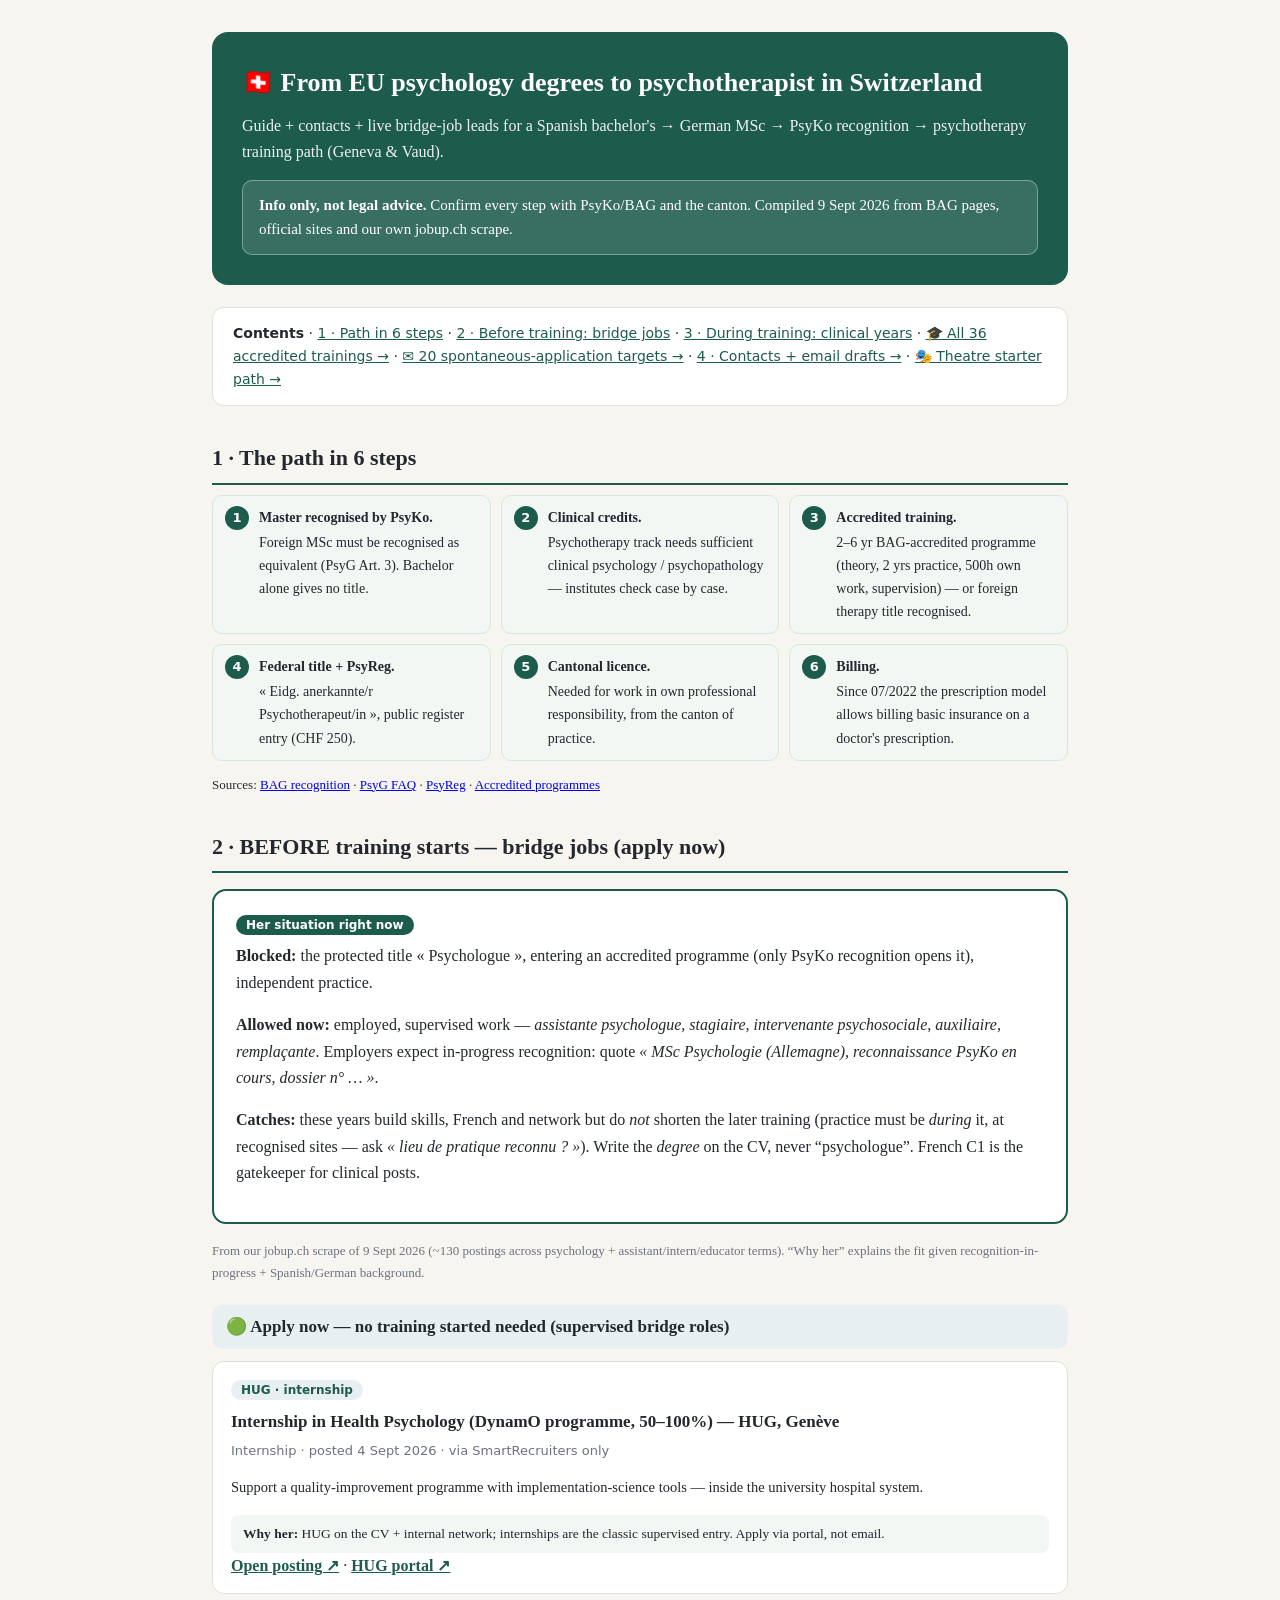
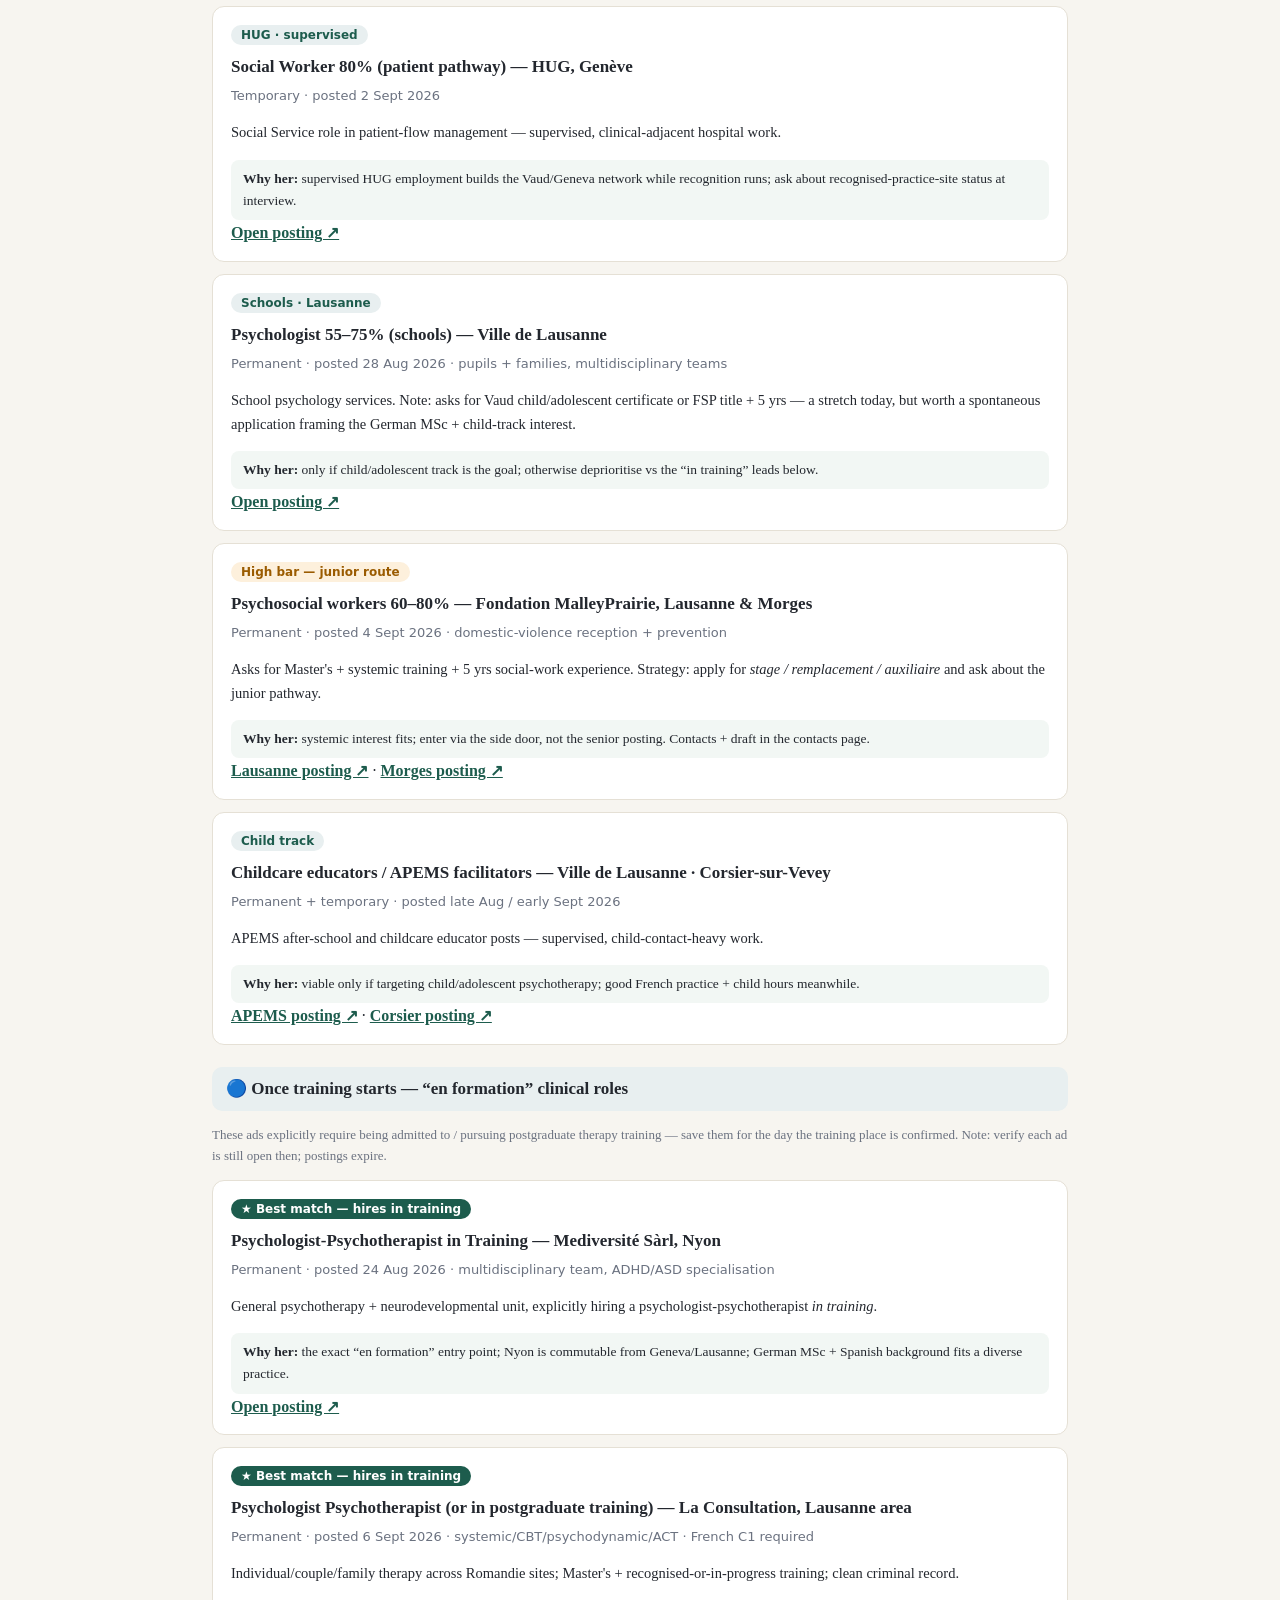
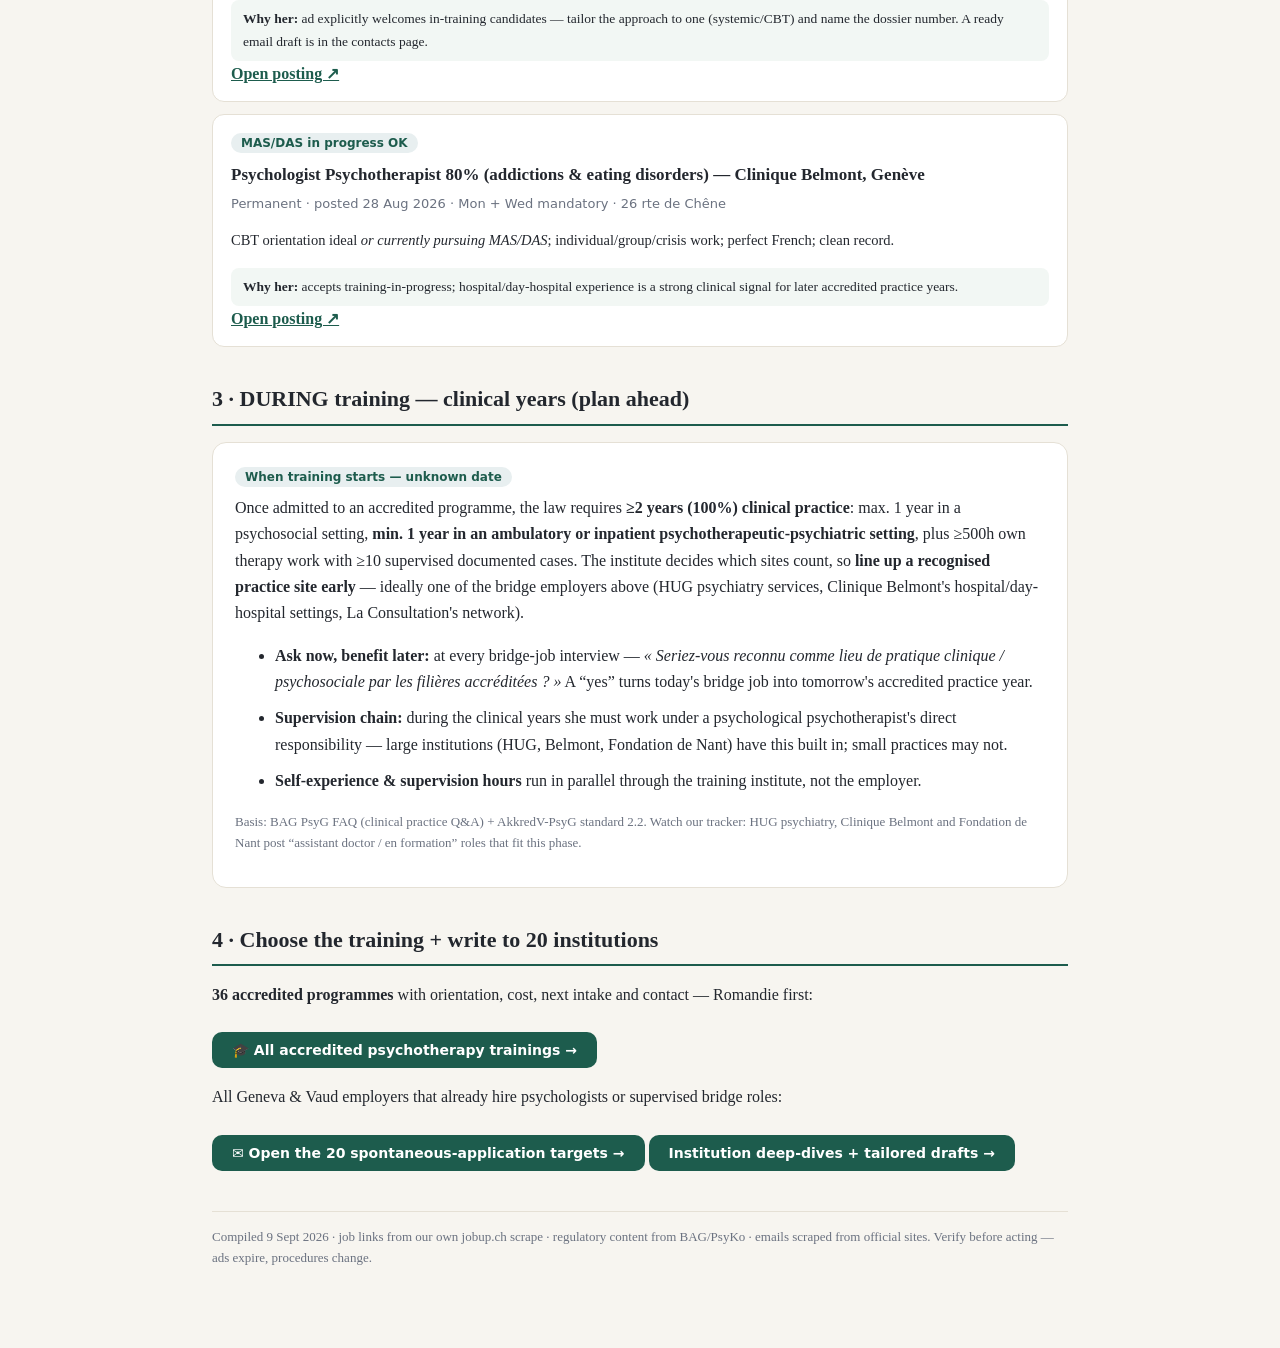
<file: docs/index.html>
<!doctype html>
<html lang="en">
<head>
<meta charset="utf-8"/>
<meta name="viewport" content="width=device-width, initial-scale=1"/>
<title>PsySwiss — EU to psychotherapist in Switzerland: guide, contacts &amp; bridge jobs</title>
<style>
  :root{--bg:#f7f5f0;--card:#fff;--ink:#23272e;--mut:#6b7280;--acc:#1d5c4d;--acc2:#b7792b;--line:#e5e0d5;--bad:#a33b3b}
  *{box-sizing:border-box}
  body{margin:0;background:var(--bg);color:var(--ink);font:16px/1.65 Georgia,'Times New Roman',serif}
  .wrap{max-width:900px;margin:0 auto;padding:32px 22px 80px}
  header.hero{background:var(--acc);color:#fff;border-radius:16px;padding:30px;margin-bottom:22px}
  header.hero h1{margin:0 0 8px;font-size:26px}
  header.hero p{margin:6px 0;opacity:.92}
  .profile{background:rgba(255,255,255,.12);border:1px solid rgba(255,255,255,.35);border-radius:10px;padding:12px 16px;margin-top:14px;font-size:15px}
  .toc{background:var(--card);border:1px solid var(--line);border-radius:12px;padding:14px 20px;font-family:system-ui,sans-serif;font-size:14px}
  .toc a{color:var(--acc)}
  h2{font-size:22px;margin:34px 0 10px;border-bottom:2px solid var(--acc);padding-bottom:6px}
  .card{background:var(--card);border:1px solid var(--line);border-radius:14px;padding:20px 22px;margin:16px 0}
  .card.best{border:2px solid var(--acc)}
  .tag{display:inline-block;font:600 12px/1 system-ui,sans-serif;padding:4px 10px;border-radius:20px;margin:0 6px 8px 0}
  .tag.best{background:var(--acc);color:#fff}.tag.info{background:#e8eff0;color:var(--acc)}.tag.warn{background:#fdf0dc;color:#9a5b00}
  ol li,ul li{margin-bottom:10px}
  .steps{display:grid;grid-template-columns:repeat(auto-fit,minmax(240px,1fr));gap:10px}
  .step{background:#f2f7f4;border:1px solid #d8e5dd;border-radius:10px;padding:10px 14px 10px 46px;font-size:14px;position:relative}
  .step .num{position:absolute;left:12px;top:10px;background:var(--acc);color:#fff;border-radius:50%;width:24px;height:24px;text-align:center;font:700 13px/24px system-ui,sans-serif}
  .step b.t{display:block;margin-bottom:2px}
  .job{border:1px solid var(--line);border-radius:12px;padding:14px 18px;margin:12px 0;background:#fff}
  .job h3{margin:0 0 4px;font-size:17px}
  .job .meta{font-family:system-ui,sans-serif;font-size:13px;color:var(--mut)}
  .job p{font-size:14.5px}
  .job .why{background:#f2f7f4;border-radius:8px;padding:8px 12px;font-size:13.5px;margin-top:8px}
  .job a{color:var(--acc);font-weight:600}
  .mut{color:var(--mut)}.small{font-size:13px}
  h3.phase{font-size:17px;margin:22px 0 4px;padding:8px 14px;background:#e8eff0;border-radius:10px}
  .btn{display:inline-block;font:600 14px system-ui,sans-serif;background:var(--acc);color:#fff;border-radius:10px;padding:10px 20px;text-decoration:none;margin-top:8px}
  footer{margin-top:40px;color:var(--mut);font-size:13px;border-top:1px solid var(--line);padding-top:14px}
</style>
</head>
<body>
<div class="wrap">

<header class="hero">
  <h1>🇨🇭 From EU psychology degrees to psychotherapist in Switzerland</h1>
  <p>Guide + contacts + live bridge-job leads for a Spanish bachelor's → German MSc → PsyKo recognition → psychotherapy training path (Geneva &amp; Vaud).</p>
  <div class="profile"><b>Info only, not legal advice.</b> Confirm every step with PsyKo/BAG and the canton. Compiled 9 Sept 2026 from BAG pages, official sites and our own jobup.ch scrape.</div>
</header>

<nav class="toc"><b>Contents</b> ·
  <a href="#path">1 · Path in 6 steps</a> ·
  <a href="#before">2 · Before training: bridge jobs</a> ·
  <a href="#during">3 · During training: clinical years</a> ·
  <a href="formations.html">🎓 All 36 accredited trainings →</a> ·
  <a href="spontaneous.html">✉️ 20 spontaneous-application targets →</a> ·
  <a href="contact-guide.html">4 · Contacts + email drafts →</a> ·
  <a href="theatre.html">🎭 Theatre starter path →</a>
</nav>

<h2 id="path">1 · The path in 6 steps</h2>
<div class="steps">
  <div class="step"><span class="num">1</span><b class="t">Master recognised by PsyKo.</b> Foreign MSc must be recognised as equivalent (PsyG Art. 3). Bachelor alone gives no title.</div>
  <div class="step"><span class="num">2</span><b class="t">Clinical credits.</b> Psychotherapy track needs sufficient clinical psychology / psychopathology — institutes check case by case.</div>
  <div class="step"><span class="num">3</span><b class="t">Accredited training.</b> 2–6 yr BAG-accredited programme (theory, 2 yrs practice, 500h own work, supervision) — or foreign therapy title recognised.</div>
  <div class="step"><span class="num">4</span><b class="t">Federal title + PsyReg.</b> « Eidg. anerkannte/r Psychotherapeut/in », public register entry (CHF 250).</div>
  <div class="step"><span class="num">5</span><b class="t">Cantonal licence.</b> Needed for work in own professional responsibility, from the canton of practice.</div>
  <div class="step"><span class="num">6</span><b class="t">Billing.</b> Since 07/2022 the prescription model allows billing basic insurance on a doctor's prescription.</div>
</div>
<p class="small">Sources: <a href="https://www.bag.admin.ch/de/anerkennungen-von-psychologieberufen">BAG recognition</a> ·
<a href="https://www.bag.admin.ch/de/haeufige-fragen-faq-zum-psychologieberufegesetz-psyg">PsyG FAQ</a> ·
<a href="https://www.bag.admin.ch/de/psychologieberuferegister-psyreg">PsyReg</a> ·
<a href="https://www.bag.admin.ch/de/liste-der-akkreditierten-weiterbildungsgaenge">Accredited programmes</a></p>

<h2 id="before">2 · BEFORE training starts — bridge jobs (apply now)</h2>
<div class="card best">
  <span class="tag best">Her situation right now</span>
  <p style="margin-top:0"><b>Blocked:</b> the protected title « Psychologue », entering an accredited programme (only PsyKo recognition opens it), independent practice.</p>
  <p><b>Allowed now:</b> employed, supervised work — <i>assistante psychologue, stagiaire, intervenante psychosociale, auxiliaire, remplaçante</i>. Employers expect in-progress recognition: quote <i>« MSc Psychologie (Allemagne), reconnaissance PsyKo en cours, dossier n° … »</i>.</p>
  <p><b>Catches:</b> these years build skills, French and network but do <em>not</em> shorten the later training (practice must be <em>during</em> it, at recognised sites — ask <i>« lieu de pratique reconnu ? »</i>). Write the <em>degree</em> on the CV, never “psychologue”. French C1 is the gatekeeper for clinical posts.</p>
</div>
<p class="mut small">From our jobup.ch scrape of 9 Sept 2026 (~130 postings across psychology + assistant/intern/educator terms). “Why her” explains the fit given recognition-in-progress + Spanish/German background.</p>

<h3 class="phase">🟢 Apply now — no training started needed (supervised bridge roles)</h3>

<div class="job">
  <span class="tag info">HUG · internship</span>
  <h3>Internship in Health Psychology (DynamO programme, 50–100%) — HUG, Genève</h3>
  <div class="meta">Internship · posted 4 Sept 2026 · via SmartRecruiters only</div>
  <p>Support a quality-improvement programme with implementation-science tools — inside the university hospital system.</p>
  <div class="why"><b>Why her:</b> HUG on the CV + internal network; internships are the classic supervised entry. Apply via portal, not email.</div>
  <a href="https://www.jobup.ch/en/jobs/detail/e3f764c7-7842-4f9b-a53a-0cafb08f70a4/" target="_blank">Open posting ↗</a> ·
  <a href="https://careers.smartrecruiters.com/HUG" target="_blank">HUG portal ↗</a>
</div>

<div class="job">
  <span class="tag info">HUG · supervised</span>
  <h3>Social Worker 80% (patient pathway) — HUG, Genève</h3>
  <div class="meta">Temporary · posted 2 Sept 2026</div>
  <p>Social Service role in patient-flow management — supervised, clinical-adjacent hospital work.</p>
  <div class="why"><b>Why her:</b> supervised HUG employment builds the Vaud/Geneva network while recognition runs; ask about recognised-practice-site status at interview.</div>
  <a href="https://www.jobup.ch/en/jobs/detail/d4ad3b9c-6428-488f-bd52-ea55fa86b99a/" target="_blank">Open posting ↗</a>
</div>

<div class="job">
  <span class="tag info">Schools · Lausanne</span>
  <h3>Psychologist 55–75% (schools) — Ville de Lausanne</h3>
  <div class="meta">Permanent · posted 28 Aug 2026 · pupils + families, multidisciplinary teams</div>
  <p>School psychology services. Note: asks for Vaud child/adolescent certificate or FSP title + 5 yrs — a stretch today, but worth a spontaneous application framing the German MSc + child-track interest.</p>
  <div class="why"><b>Why her:</b> only if child/adolescent track is the goal; otherwise deprioritise vs the “in training” leads below.</div>
  <a href="https://www.jobup.ch/en/jobs/detail/769bc528-cf3d-4282-a9b9-a3c63884d6ec/" target="_blank">Open posting ↗</a>
</div>

<div class="job">
  <span class="tag warn">High bar — junior route</span>
  <h3>Psychosocial workers 60–80% — Fondation MalleyPrairie, Lausanne &amp; Morges</h3>
  <div class="meta">Permanent · posted 4 Sept 2026 · domestic-violence reception + prevention</div>
  <p>Asks for Master's + systemic training + 5 yrs social-work experience. Strategy: apply for <em>stage / remplacement / auxiliaire</em> and ask about the junior pathway.</p>
  <div class="why"><b>Why her:</b> systemic interest fits; enter via the side door, not the senior posting. Contacts + draft in the contacts page.</div>
  <a href="https://www.jobup.ch/en/jobs/detail/ba24c6ad-ec3e-4e1e-b106-0c7cb1ad4115/" target="_blank">Lausanne posting ↗</a> ·
  <a href="https://www.jobup.ch/en/jobs/detail/b926bdc4-3c74-401d-a8de-cc266d8d96e2/" target="_blank">Morges posting ↗</a>
</div>

<div class="job">
  <span class="tag info">Child track</span>
  <h3>Childcare educators / APEMS facilitators — Ville de Lausanne · Corsier-sur-Vevey</h3>
  <div class="meta">Permanent + temporary · posted late Aug / early Sept 2026</div>
  <p>APEMS after-school and childcare educator posts — supervised, child-contact-heavy work.</p>
  <div class="why"><b>Why her:</b> viable only if targeting child/adolescent psychotherapy; good French practice + child hours meanwhile.</div>
  <a href="https://www.jobup.ch/en/jobs/detail/16b70155-5c1d-4544-8836-778dede1013c/" target="_blank">APEMS posting ↗</a> ·
  <a href="https://www.jobup.ch/en/jobs/detail/98560484-c03b-4f7c-9d9e-e5befb551f35/" target="_blank">Corsier posting ↗</a>
</div>

<h3 class="phase">🔵 Once training starts — “en formation” clinical roles</h3>
<p class="mut small">These ads explicitly require being admitted to / pursuing postgraduate therapy training — save them for the day the training place is confirmed. Note: verify each ad is still open then; postings expire.</p>

<div class="job">
  <span class="tag best">★ Best match — hires in training</span>
  <h3>Psychologist-Psychotherapist in Training — Mediversité Sàrl, Nyon</h3>
  <div class="meta">Permanent · posted 24 Aug 2026 · multidisciplinary team, ADHD/ASD specialisation</div>
  <p>General psychotherapy + neurodevelopmental unit, explicitly hiring a psychologist-psychotherapist <em>in training</em>.</p>
  <div class="why"><b>Why her:</b> the exact “en formation” entry point; Nyon is commutable from Geneva/Lausanne; German MSc + Spanish background fits a diverse practice.</div>
  <a href="https://www.jobup.ch/en/jobs/detail/7398c417-0367-4340-86e6-80411be27846/" target="_blank">Open posting ↗</a>
</div>

<div class="job">
  <span class="tag best">★ Best match — hires in training</span>
  <h3>Psychologist Psychotherapist (or in postgraduate training) — La Consultation, Lausanne area</h3>
  <div class="meta">Permanent · posted 6 Sept 2026 · systemic/CBT/psychodynamic/ACT · French C1 required</div>
  <p>Individual/couple/family therapy across Romandie sites; Master's + recognised-or-in-progress training; clean criminal record.</p>
  <div class="why"><b>Why her:</b> ad explicitly welcomes in-training candidates — tailor the approach to one (systemic/CBT) and name the dossier number. A ready email draft is in the contacts page.</div>
  <a href="https://www.jobup.ch/en/jobs/detail/bed86beb-75bb-4c62-bdf3-275a2b999f5e/" target="_blank">Open posting ↗</a>
</div>

<div class="job">
  <span class="tag info">MAS/DAS in progress OK</span>
  <h3>Psychologist Psychotherapist 80% (addictions &amp; eating disorders) — Clinique Belmont, Genève</h3>
  <div class="meta">Permanent · posted 28 Aug 2026 · Mon + Wed mandatory · 26 rte de Chêne</div>
  <p>CBT orientation ideal <em>or currently pursuing MAS/DAS</em>; individual/group/crisis work; perfect French; clean record.</p>
  <div class="why"><b>Why her:</b> accepts training-in-progress; hospital/day-hospital experience is a strong clinical signal for later accredited practice years.</div>
  <a href="https://www.jobup.ch/en/jobs/detail/eee96cb6-ac33-42aa-8d89-3d9f87bb5405/" target="_blank">Open posting ↗</a>
</div>

<h2 id="during">3 · DURING training — clinical years (plan ahead)</h2>
<div class="card">
  <span class="tag info">When training starts — unknown date</span>
  <p style="margin-top:0">Once admitted to an accredited programme, the law requires <b>≥2 years (100%) clinical practice</b>:
  max. 1 year in a psychosocial setting, <b>min. 1 year in an ambulatory or inpatient psychotherapeutic-psychiatric
  setting</b>, plus ≥500h own therapy work with ≥10 supervised documented cases. The institute decides which sites
  count, so <b>line up a recognised practice site early</b> — ideally one of the bridge employers above
  (HUG psychiatry services, Clinique Belmont's hospital/day-hospital settings, La Consultation's network).</p>
  <ul>
    <li><b>Ask now, benefit later:</b> at every bridge-job interview — <i>« Seriez-vous reconnu comme lieu de
    pratique clinique / psychosociale par les filières accréditées ? »</i> A “yes” turns today's bridge job into
    tomorrow's accredited practice year.</li>
    <li><b>Supervision chain:</b> during the clinical years she must work under a psychological psychotherapist's
    direct responsibility — large institutions (HUG, Belmont, Fondation de Nant) have this built in; small
    practices may not.</li>
    <li><b>Self-experience &amp; supervision hours</b> run in parallel through the training institute, not the employer.</li>
  </ul>
  <p class="mut small">Basis: BAG PsyG FAQ (clinical practice Q&amp;A) + AkkredV-PsyG standard 2.2. Watch our tracker:
  HUG psychiatry, Clinique Belmont and Fondation de Nant post “assistant doctor / en formation” roles that fit this phase.</p>
</div>

<h2>4 · Choose the training + write to 20 institutions</h2>
<p><b>36 accredited programmes</b> with orientation, cost, next intake and contact — Romandie first:</p>
<a class="btn" href="formations.html">🎓 All accredited psychotherapy trainings →</a>
<p>All Geneva &amp; Vaud employers that already hire psychologists or supervised bridge roles:</p>
<a class="btn" href="spontaneous.html">✉️ Open the 20 spontaneous-application targets →</a>
<a class="btn" href="contact-guide.html">Institution deep-dives + tailored drafts →</a>

<footer>Compiled 9 Sept 2026 · job links from our own jobup.ch scrape · regulatory content from BAG/PsyKo · emails scraped from official sites. Verify before acting — ads expire, procedures change.</footer>

</div>
</body>
</html>
</file>
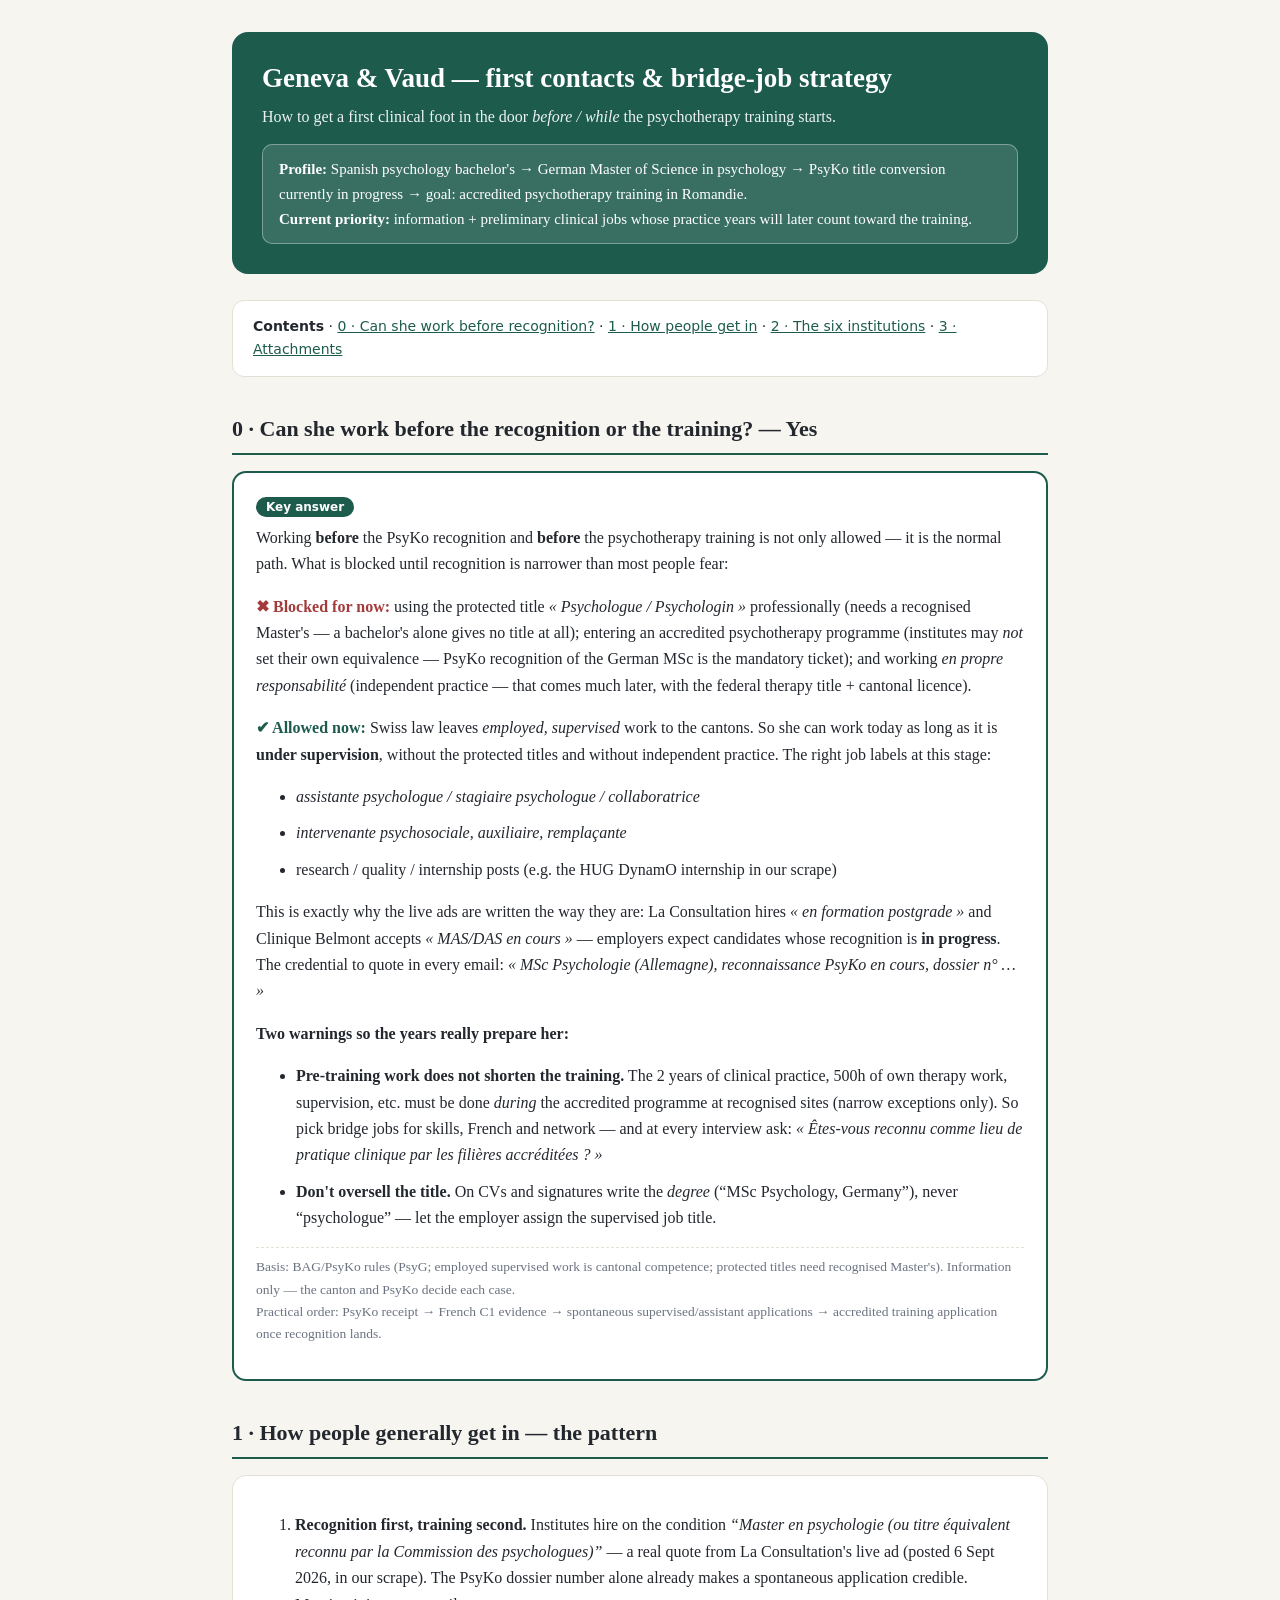
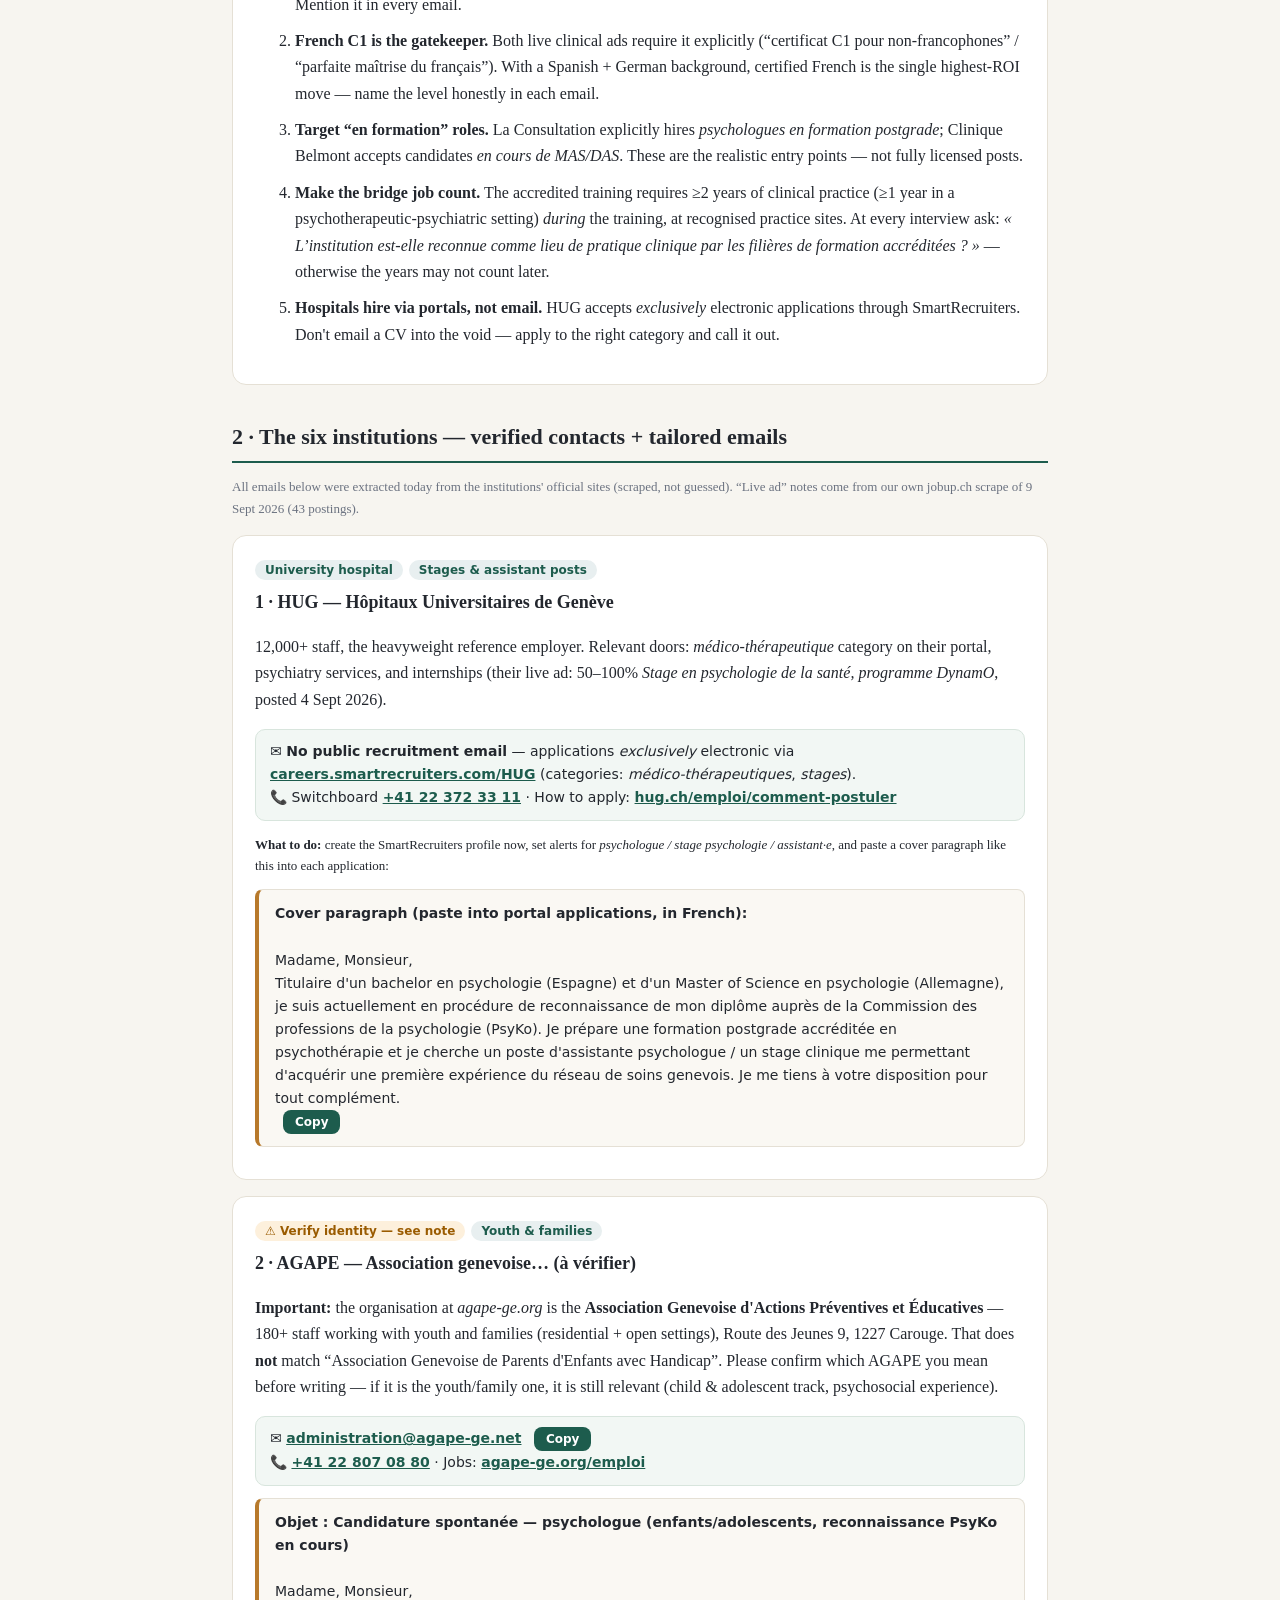
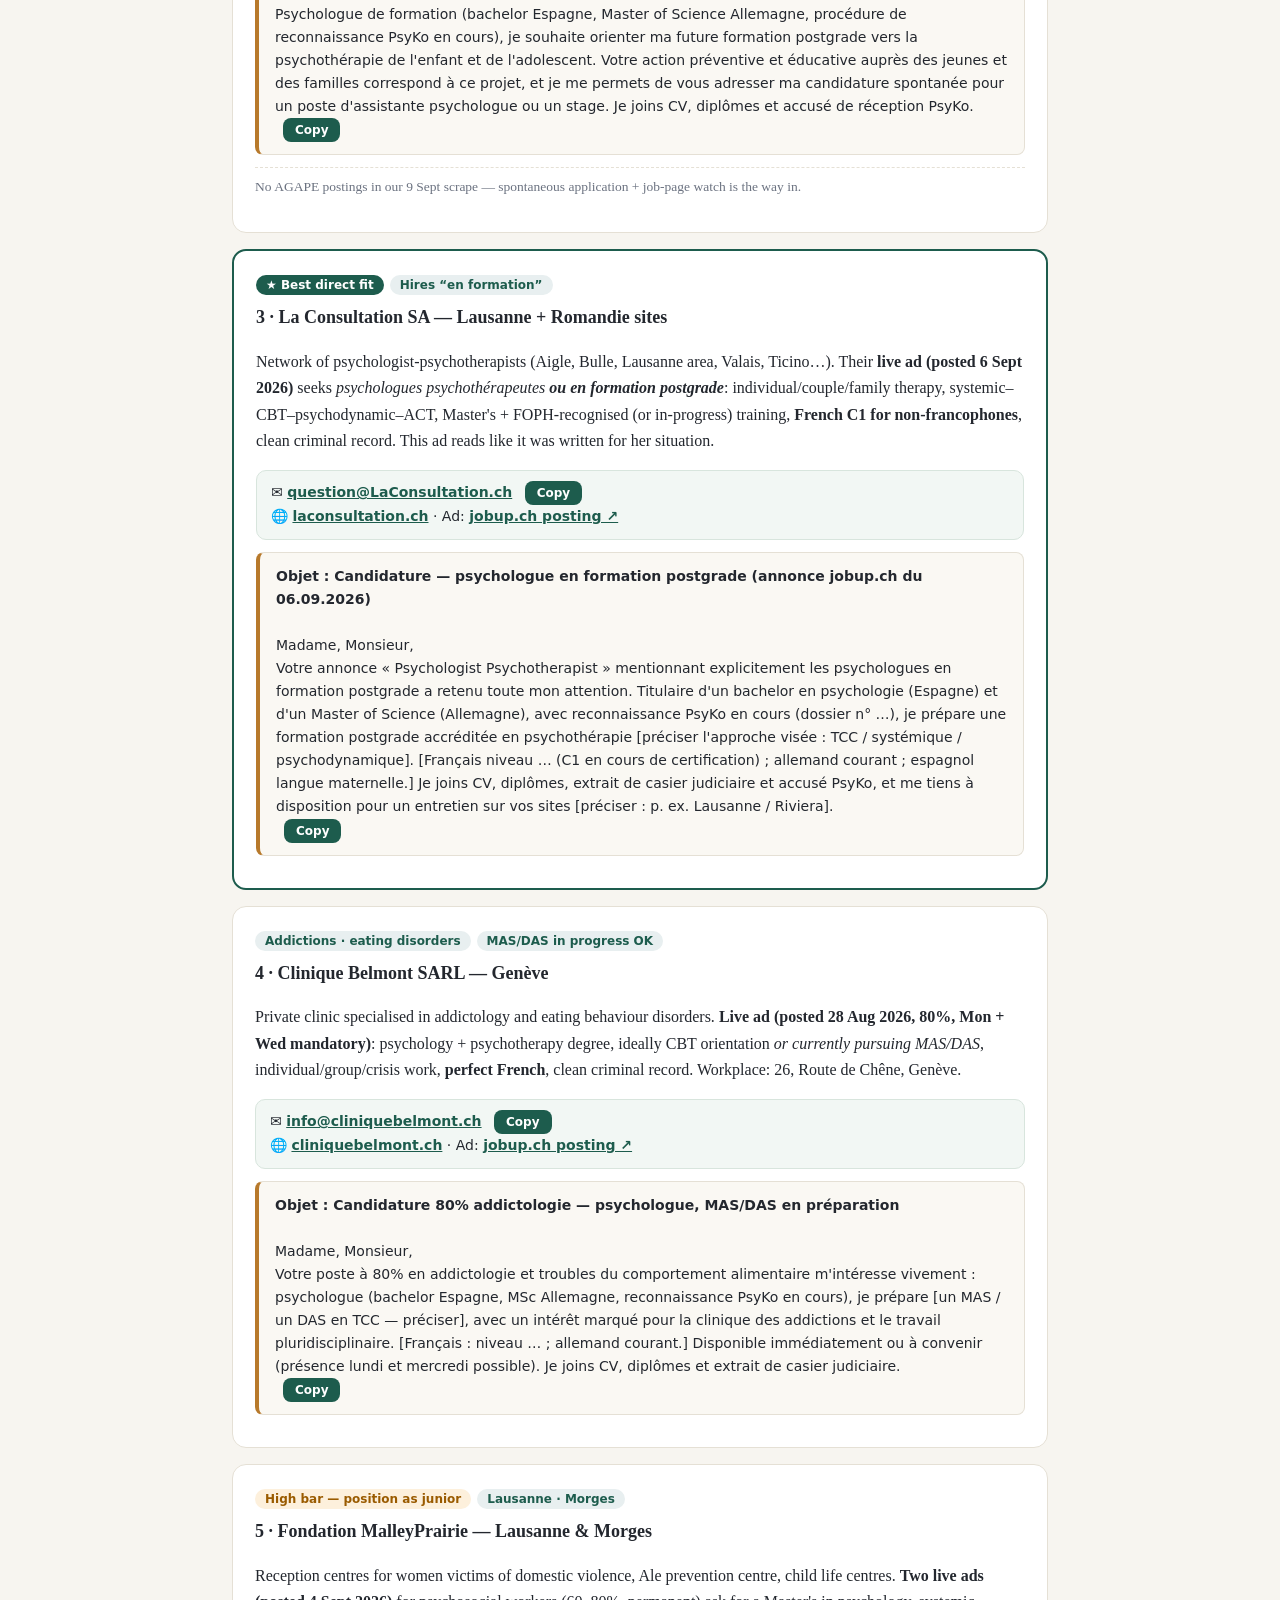
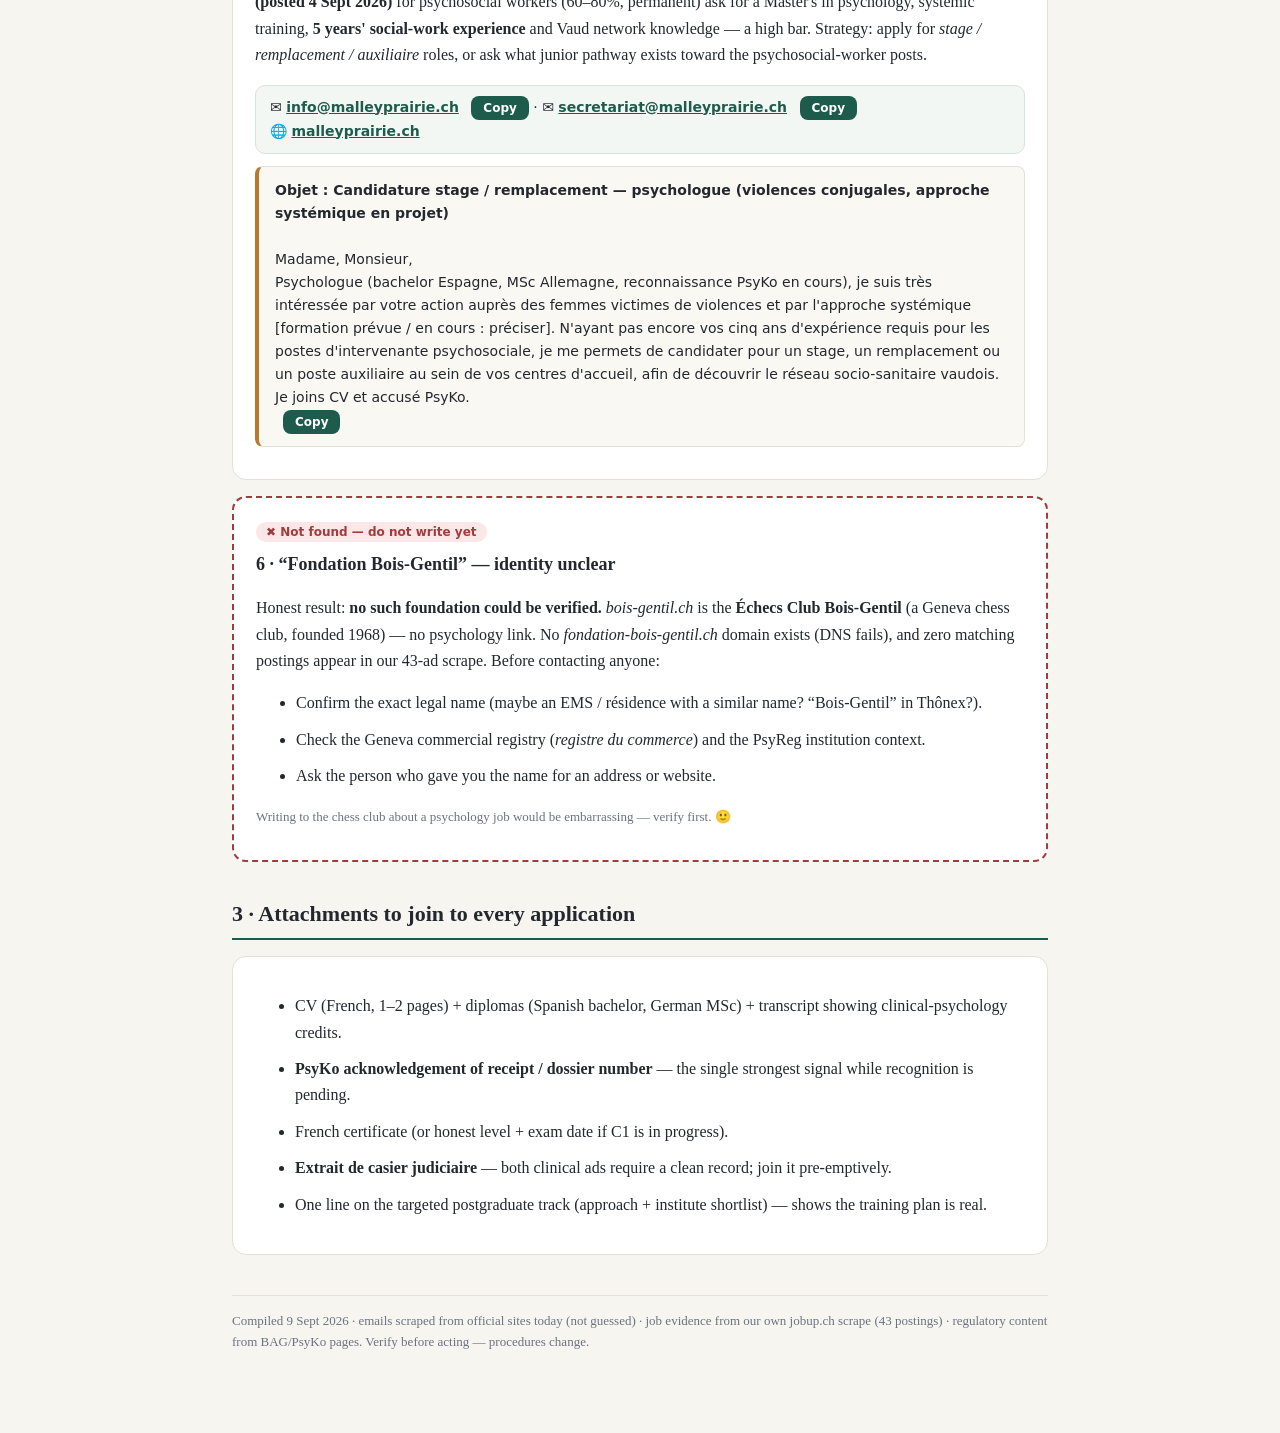
<file: contact-guide.html>
<!doctype html>
<html lang="en">
<head>
<meta charset="utf-8"/>
<meta name="viewport" content="width=device-width, initial-scale=1"/>
<title>Geneva &amp; Vaud — First contacts &amp; bridge-job strategy</title>
<style>
  :root{--bg:#f7f5f0;--card:#ffffff;--ink:#23272e;--mut:#6b7280;--acc:#1d5c4d;--acc2:#b7792b;--line:#e5e0d5;--ok:#1d5c4d;--warn:#9a5b00;--bad:#a33b3b}
  *{box-sizing:border-box}
  body{margin:0;background:var(--bg);color:var(--ink);font:16px/1.65 Georgia,'Times New Roman',serif}
  .wrap{max-width:860px;margin:0 auto;padding:32px 22px 80px}
  header.hero{background:var(--acc);color:#fff;border-radius:16px;padding:30px 30px;margin-bottom:26px}
  header.hero h1{margin:0 0 8px;font-size:27px;line-height:1.25}
  header.hero p{margin:6px 0;opacity:.92}
  .profile{background:rgba(255,255,255,.12);border:1px solid rgba(255,255,255,.35);border-radius:10px;padding:12px 16px;margin-top:14px;font-size:15px}
  h2{font-size:22px;margin:34px 0 10px;border-bottom:2px solid var(--acc);padding-bottom:6px}
  h3{font-size:18px;margin:0 0 6px}
  .card{background:var(--card);border:1px solid var(--line);border-radius:14px;padding:20px 22px;margin:16px 0}
  .card.best{border:2px solid var(--acc)}
  .card.issue{border:2px dashed var(--bad)}
  .tag{display:inline-block;font:600 12px/1 system-ui,sans-serif;padding:4px 10px;border-radius:20px;margin:0 6px 8px 0}
  .tag.best{background:var(--acc);color:#fff}
  .tag.warn{background:#fdf0dc;color:var(--warn)}
  .tag.info{background:#e8eff0;color:var(--acc)}
  .tag.bad{background:#fbe7e7;color:var(--bad)}
  .contact{background:#f2f7f4;border:1px solid #d8e5dd;border-radius:10px;padding:10px 14px;margin:10px 0;font-family:system-ui,sans-serif;font-size:14px}
  .contact a{color:var(--acc);font-weight:600}
  .copybtn{font:600 12px system-ui,sans-serif;background:var(--acc);color:#fff;border:none;border-radius:8px;padding:5px 12px;cursor:pointer;margin-left:8px}
  .copybtn:hover{opacity:.85}
  .mail{font-family:system-ui,sans-serif;font-size:14px;background:#faf8f3;border:1px solid var(--line);border-left:4px solid var(--acc2);border-radius:8px;padding:12px 16px;margin:12px 0;white-space:pre-line}
  .mail .subj{font-weight:700}
  .mut{color:var(--mut)} .small{font-size:13px}
  ol.strategy li,ul.tight li{margin-bottom:10px}
  .evidence{font-size:13.5px;color:var(--mut);border-top:1px dashed var(--line);margin-top:10px;padding-top:8px}
  .can{color:var(--ok);font-weight:700} .cant{color:var(--bad);font-weight:700}
  .toc{background:var(--card);border:1px solid var(--line);border-radius:12px;padding:14px 20px;margin:0 0 10px;font-family:system-ui,sans-serif;font-size:14px}
  .toc a{color:var(--acc)}
  footer{margin-top:40px;color:var(--mut);font-size:13px;border-top:1px solid var(--line);padding-top:14px}
  @media print{.copybtn{display:none}body{background:#fff}.wrap{max-width:100%}}
</style>
</head>
<body>
<div class="wrap">

<header class="hero">
  <h1>Geneva &amp; Vaud — first contacts &amp; bridge-job strategy</h1>
  <p>How to get a first clinical foot in the door <em>before / while</em> the psychotherapy training starts.</p>
  <div class="profile">
    <b>Profile:</b> Spanish psychology bachelor's → German Master of Science in psychology →
    PsyKo title conversion currently in progress → goal: accredited psychotherapy training in Romandie.<br/>
    <b>Current priority:</b> information + preliminary clinical jobs whose practice years will later count toward the training.
  </div>
</header>

<nav class="toc">
  <b>Contents</b> ·
  <a href="#canwork">0 · Can she work before recognition?</a> ·
  <a href="#pattern">1 · How people get in</a> ·
  <a href="#contacts">2 · The six institutions</a> ·
  <a href="#attachments">3 · Attachments</a>
</nav>

<h2 id="canwork">0 · Can she work before the recognition or the training? — Yes</h2>
<div class="card best">
  <span class="tag best">Key answer</span>
  <p style="margin-top:0">Working <b>before</b> the PsyKo recognition and <b>before</b> the psychotherapy training
  is not only allowed — it is the normal path. What is blocked until recognition is narrower than most people fear:</p>
  <p><span class="cant">✖ Blocked for now:</span> using the protected title <i>« Psychologue / Psychologin »</i>
  professionally (needs a recognised Master's — a bachelor's alone gives no title at all); entering an accredited
  psychotherapy programme (institutes may <em>not</em> set their own equivalence — PsyKo recognition of the German
  MSc is the mandatory ticket); and working <i>en propre responsabilité</i> (independent practice — that comes much
  later, with the federal therapy title + cantonal licence).</p>
  <p><span class="can">✔ Allowed now:</span> Swiss law leaves <em>employed, supervised</em> work to the cantons.
  So she can work today as long as it is <b>under supervision</b>, without the protected titles and without
  independent practice. The right job labels at this stage:</p>
  <ul class="tight">
    <li><i>assistante psychologue / stagiaire psychologue / collaboratrice</i></li>
    <li><i>intervenante psychosociale, auxiliaire, remplaçante</i></li>
    <li>research / quality / internship posts (e.g. the HUG DynamO internship in our scrape)</li>
  </ul>
  <p>This is exactly why the live ads are written the way they are: La Consultation hires
  <i>« en formation postgrade »</i> and Clinique Belmont accepts <i>« MAS/DAS en cours »</i> — employers expect
  candidates whose recognition is <b>in progress</b>. The credential to quote in every email:
  <i>« MSc Psychologie (Allemagne), reconnaissance PsyKo en cours, dossier n° … »</i></p>
  <p><b>Two warnings so the years really prepare her:</b></p>
  <ul class="tight">
    <li><b>Pre-training work does not shorten the training.</b> The 2 years of clinical practice, 500h of own
    therapy work, supervision, etc. must be done <em>during</em> the accredited programme at recognised sites
    (narrow exceptions only). So pick bridge jobs for skills, French and network — and at every interview ask:
    <i>« Êtes-vous reconnu comme lieu de pratique clinique par les filières accréditées ? »</i></li>
    <li><b>Don't oversell the title.</b> On CVs and signatures write the <em>degree</em> (“MSc Psychology,
    Germany”), never “psychologue” — let the employer assign the supervised job title.</li>
  </ul>
  <p class="evidence">Basis: BAG/PsyKo rules (PsyG; employed supervised work is cantonal competence; protected titles
  need recognised Master's). Information only — the canton and PsyKo decide each case.<br/>
  Practical order: PsyKo receipt → French C1 evidence → spontaneous supervised/assistant applications →
  accredited training application once recognition lands.</p>
</div>

<h2 id="pattern">1 · How people generally get in — the pattern</h2>
<div class="card">
<ol class="strategy">
  <li><b>Recognition first, training second.</b> Institutes hire on the condition
  <i>“Master en psychologie (ou titre équivalent reconnu par la Commission des psychologues)”</i>
  — a real quote from La Consultation's live ad (posted 6 Sept 2026, in our scrape). The PsyKo dossier
  number alone already makes a spontaneous application credible. Mention it in every email.</li>
  <li><b>French C1 is the gatekeeper.</b> Both live clinical ads require it explicitly
  (“certificat C1 pour non-francophones” / “parfaite maîtrise du français”). With a Spanish + German
  background, certified French is the single highest-ROI move — name the level honestly in each email.</li>
  <li><b>Target “en formation” roles.</b> La Consultation explicitly hires <i>psychologues en formation
  postgrade</i>; Clinique Belmont accepts candidates <i>en cours de MAS/DAS</i>. These are the realistic
  entry points — not fully licensed posts.</li>
  <li><b>Make the bridge job count.</b> The accredited training requires ≥2 years of clinical practice
  (≥1 year in a psychotherapeutic-psychiatric setting) <em>during</em> the training, at recognised practice
  sites. At every interview ask: <i>« L’institution est-elle reconnue comme lieu de pratique clinique
  par les filières de formation accréditées ? »</i> — otherwise the years may not count later.</li>
  <li><b>Hospitals hire via portals, not email.</b> HUG accepts <em>exclusively</em> electronic applications
  through SmartRecruiters. Don't email a CV into the void — apply to the right category and call it out.</li>
</ol>
</div>

<h2 id="contacts">2 · The six institutions — verified contacts + tailored emails</h2>
<p class="mut small">All emails below were extracted today from the institutions' official sites
(scraped, not guessed). “Live ad” notes come from our own jobup.ch scrape of 9 Sept 2026 (43 postings).</p>

<!-- HUG -->
<div class="card">
  <span class="tag info">University hospital</span><span class="tag info">Stages &amp; assistant posts</span>
  <h3>1 · HUG — Hôpitaux Universitaires de Genève</h3>
  <p>12,000+ staff, the heavyweight reference employer. Relevant doors: <i>médico-thérapeutique</i> category on
  their portal, psychiatry services, and internships (their live ad: 50–100% <i>Stage en psychologie de la santé,
  programme DynamO</i>, posted 4 Sept 2026).</p>
  <div class="contact">
    ✉️ <b>No public recruitment email</b> — applications <em>exclusively</em> electronic via
    <a href="https://careers.smartrecruiters.com/HUG" target="_blank">careers.smartrecruiters.com/HUG</a>
    (categories: <i>médico-thérapeutiques</i>, <i>stages</i>).<br/>
    📞 Switchboard <a href="tel:+41223723311">+41 22 372 33 11</a> · How to apply:
    <a href="https://www.hug.ch/emploi/comment-postuler" target="_blank">hug.ch/emploi/comment-postuler</a>
  </div>
  <p class="small"><b>What to do:</b> create the SmartRecruiters profile now, set alerts for
  <i>psychologue / stage psychologie / assistant·e</i>, and paste a cover paragraph like this into each application:</p>
  <div class="mail" id="m1"><span class="subj">Cover paragraph (paste into portal applications, in French):</span>

Madame, Monsieur,
Titulaire d'un bachelor en psychologie (Espagne) et d'un Master of Science en psychologie (Allemagne), je suis actuellement en procédure de reconnaissance de mon diplôme auprès de la Commission des professions de la psychologie (PsyKo). Je prépare une formation postgrade accréditée en psychothérapie et je cherche un poste d'assistante psychologue / un stage clinique me permettant d'acquérir une première expérience du réseau de soins genevois. Je me tiens à votre disposition pour tout complément.
<button class="copybtn" data-copy="m1">Copy</button></div>
</div>

<!-- AGAPE -->
<div class="card">
  <span class="tag warn">⚠ Verify identity — see note</span><span class="tag info">Youth &amp; families</span>
  <h3>2 · AGAPE — Association genevoise… (à vérifier)</h3>
  <p><b>Important:</b> the organisation at <i>agape-ge.org</i> is the
  <b>Association Genevoise d'Actions Préventives et Éducatives</b> — 180+ staff working with youth and families
  (residential + open settings), Route des Jeunes 9, 1227 Carouge. That does <b>not</b> match
  “Association Genevoise de Parents d'Enfants avec Handicap”. Please confirm which AGAPE you mean before writing —
  if it is the youth/family one, it is still relevant (child &amp; adolescent track, psychosocial experience).</p>
  <div class="contact">
    ✉️ <a href="mailto:administration@agape-ge.net">administration@agape-ge.net</a>
    <button class="copybtn" data-copy-mail="administration@agape-ge.net">Copy</button><br/>
    📞 <a href="tel:+41228070880">+41 22 807 08 80</a> · Jobs: <a href="https://agape-ge.org/emploi/" target="_blank">agape-ge.org/emploi</a>
  </div>
  <div class="mail" id="m2"><span class="subj">Objet : Candidature spontanée — psychologue (enfants/adolescents, reconnaissance PsyKo en cours)</span>

Madame, Monsieur,
Psychologue de formation (bachelor Espagne, Master of Science Allemagne, procédure de reconnaissance PsyKo en cours), je souhaite orienter ma future formation postgrade vers la psychothérapie de l'enfant et de l'adolescent. Votre action préventive et éducative auprès des jeunes et des familles correspond à ce projet, et je me permets de vous adresser ma candidature spontanée pour un poste d'assistante psychologue ou un stage. Je joins CV, diplômes et accusé de réception PsyKo.
<button class="copybtn" data-copy="m2">Copy</button></div>
  <p class="evidence">No AGAPE postings in our 9 Sept scrape — spontaneous application + job-page watch is the way in.</p>
</div>

<!-- LA CONSULTATION -->
<div class="card best">
  <span class="tag best">★ Best direct fit</span><span class="tag info">Hires “en formation”</span>
  <h3>3 · La Consultation SA — Lausanne + Romandie sites</h3>
  <p>Network of psychologist-psychotherapists (Aigle, Bulle, Lausanne area, Valais, Ticino…). Their
  <b>live ad (posted 6 Sept 2026)</b> seeks <i>psychologues psychothérapeutes <b>ou en formation postgrade</b></i>:
  individual/couple/family therapy, systemic–CBT–psychodynamic–ACT, Master's + FOPH-recognised (or in-progress)
  training, <b>French C1 for non-francophones</b>, clean criminal record. This ad reads like it was written for her situation.</p>
  <div class="contact">
    ✉️ <a href="mailto:question@LaConsultation.ch">question@LaConsultation.ch</a>
    <button class="copybtn" data-copy-mail="question@LaConsultation.ch">Copy</button><br/>
    🌐 <a href="https://www.laconsultation.ch/" target="_blank">laconsultation.ch</a> ·
    Ad: <a href="https://www.jobup.ch/en/jobs/detail/bed86beb-75bb-4c62-bdf3-275a2b999f5e/" target="_blank">jobup.ch posting ↗</a>
  </div>
  <div class="mail" id="m3"><span class="subj">Objet : Candidature — psychologue en formation postgrade (annonce jobup.ch du 06.09.2026)</span>

Madame, Monsieur,
Votre annonce « Psychologist Psychotherapist » mentionnant explicitement les psychologues en formation postgrade a retenu toute mon attention. Titulaire d'un bachelor en psychologie (Espagne) et d'un Master of Science (Allemagne), avec reconnaissance PsyKo en cours (dossier n° …), je prépare une formation postgrade accréditée en psychothérapie [préciser l'approche visée : TCC / systémique / psychodynamique]. [Français niveau … (C1 en cours de certification) ; allemand courant ; espagnol langue maternelle.] Je joins CV, diplômes, extrait de casier judiciaire et accusé PsyKo, et me tiens à disposition pour un entretien sur vos sites [préciser : p. ex. Lausanne / Riviera].
<button class="copybtn" data-copy="m3">Copy</button></div>
</div>

<!-- BELMONT -->
<div class="card">
  <span class="tag info">Addictions · eating disorders</span><span class="tag info">MAS/DAS in progress OK</span>
  <h3>4 · Clinique Belmont SARL — Genève</h3>
  <p>Private clinic specialised in addictology and eating behaviour disorders. <b>Live ad (posted 28 Aug 2026,
  80%, Mon + Wed mandatory)</b>: psychology + psychotherapy degree, ideally CBT orientation <i>or currently
  pursuing MAS/DAS</i>, individual/group/crisis work, <b>perfect French</b>, clean criminal record.
  Workplace: 26, Route de Chêne, Genève.</p>
  <div class="contact">
    ✉️ <a href="mailto:info@cliniquebelmont.ch">info@cliniquebelmont.ch</a>
    <button class="copybtn" data-copy-mail="info@cliniquebelmont.ch">Copy</button><br/>
    🌐 <a href="https://www.cliniquebelmont.ch/" target="_blank">cliniquebelmont.ch</a> ·
    Ad: <a href="https://www.jobup.ch/en/jobs/detail/eee96cb6-ac33-42aa-8d89-3d9f87bb5405/" target="_blank">jobup.ch posting ↗</a>
  </div>
  <div class="mail" id="m4"><span class="subj">Objet : Candidature 80% addictologie — psychologue, MAS/DAS en préparation</span>

Madame, Monsieur,
Votre poste à 80% en addictologie et troubles du comportement alimentaire m'intéresse vivement : psychologue (bachelor Espagne, MSc Allemagne, reconnaissance PsyKo en cours), je prépare [un MAS / un DAS en TCC — préciser], avec un intérêt marqué pour la clinique des addictions et le travail pluridisciplinaire. [Français : niveau … ; allemand courant.] Disponible immédiatement ou à convenir (présence lundi et mercredi possible). Je joins CV, diplômes et extrait de casier judiciaire.
<button class="copybtn" data-copy="m4">Copy</button></div>
</div>

<!-- MALLEYPRAIRIE -->
<div class="card">
  <span class="tag warn">High bar — position as junior</span><span class="tag info">Lausanne · Morges</span>
  <h3>5 · Fondation MalleyPrairie — Lausanne &amp; Morges</h3>
  <p>Reception centres for women victims of domestic violence, Ale prevention centre, child life centres.
  <b>Two live ads (posted 4 Sept 2026)</b> for psychosocial workers (60–80%, permanent) ask for a Master's in
  psychology, systemic training, <b>5 years' social-work experience</b> and Vaud network knowledge — a high bar.
  Strategy: apply for <i>stage / remplacement / auxiliaire</i> roles, or ask what junior pathway exists toward the
  psychosocial-worker posts.</p>
  <div class="contact">
    ✉️ <a href="mailto:info@malleyprairie.ch">info@malleyprairie.ch</a>
    <button class="copybtn" data-copy-mail="info@malleyprairie.ch">Copy</button> ·
    ✉️ <a href="mailto:secretariat@malleyprairie.ch">secretariat@malleyprairie.ch</a>
    <button class="copybtn" data-copy-mail="secretariat@malleyprairie.ch">Copy</button><br/>
    🌐 <a href="https://www.malleyprairie.ch/" target="_blank">malleyprairie.ch</a>
  </div>
  <div class="mail" id="m5"><span class="subj">Objet : Candidature stage / remplacement — psychologue (violences conjugales, approche systémique en projet)</span>

Madame, Monsieur,
Psychologue (bachelor Espagne, MSc Allemagne, reconnaissance PsyKo en cours), je suis très intéressée par votre action auprès des femmes victimes de violences et par l'approche systémique [formation prévue / en cours : préciser]. N'ayant pas encore vos cinq ans d'expérience requis pour les postes d'intervenante psychosociale, je me permets de candidater pour un stage, un remplacement ou un poste auxiliaire au sein de vos centres d'accueil, afin de découvrir le réseau socio-sanitaire vaudois. Je joins CV et accusé PsyKo.
<button class="copybtn" data-copy="m5">Copy</button></div>
</div>

<!-- BOIS-GENTIL -->
<div class="card issue">
  <span class="tag bad">✖ Not found — do not write yet</span>
  <h3>6 · “Fondation Bois-Gentil” — identity unclear</h3>
  <p>Honest result: <b>no such foundation could be verified.</b> <i>bois-gentil.ch</i> is the
  <b>Échecs Club Bois-Gentil</b> (a Geneva chess club, founded 1968) — no psychology link.
  No <i>fondation-bois-gentil.ch</i> domain exists (DNS fails), and zero matching postings appear in our
  43-ad scrape. Before contacting anyone:</p>
  <ul class="tight">
    <li>Confirm the exact legal name (maybe an EMS / résidence with a similar name? “Bois-Gentil” in Thônex?).</li>
    <li>Check the Geneva commercial registry (<i>registre du commerce</i>) and the PsyReg institution context.</li>
    <li>Ask the person who gave you the name for an address or website.</li>
  </ul>
  <p class="mut small">Writing to the chess club about a psychology job would be embarrassing — verify first. 🙂</p>
</div>

<h2 id="attachments">3 · Attachments to join to every application</h2>
<div class="card">
<ul class="tight">
  <li>CV (French, 1–2 pages) + diplomas (Spanish bachelor, German MSc) + transcript showing clinical-psychology credits.</li>
  <li><b>PsyKo acknowledgement of receipt / dossier number</b> — the single strongest signal while recognition is pending.</li>
  <li>French certificate (or honest level + exam date if C1 is in progress).</li>
  <li><b>Extrait de casier judiciaire</b> — both clinical ads require a clean record; join it pre-emptively.</li>
  <li>One line on the targeted postgraduate track (approach + institute shortlist) — shows the training plan is real.</li>
</ul>
</div>

<footer>
  Compiled 9 Sept 2026 · emails scraped from official sites today (not guessed) · job evidence from our own
  jobup.ch scrape (43 postings) · regulatory content from BAG/PsyKo pages. Verify before acting — procedures change.
</footer>

</div>
<script>
document.querySelectorAll("[data-copy-mail]").forEach(b=>b.onclick=()=>{
  navigator.clipboard.writeText(b.dataset.copyMail).then(()=>{b.textContent="Copied ✓";setTimeout(()=>b.textContent="Copy",1500);});
});
document.querySelectorAll("[data-copy]").forEach(b=>b.onclick=()=>{
  const el=document.getElementById(b.dataset.copy);
  const t=el.innerText.replace(/Copy$/,"").trim();
  navigator.clipboard.writeText(t).then(()=>{b.textContent="Copied ✓";setTimeout(()=>b.textContent="Copy",1500);});
});
</script>
</body>
</html>
</file>
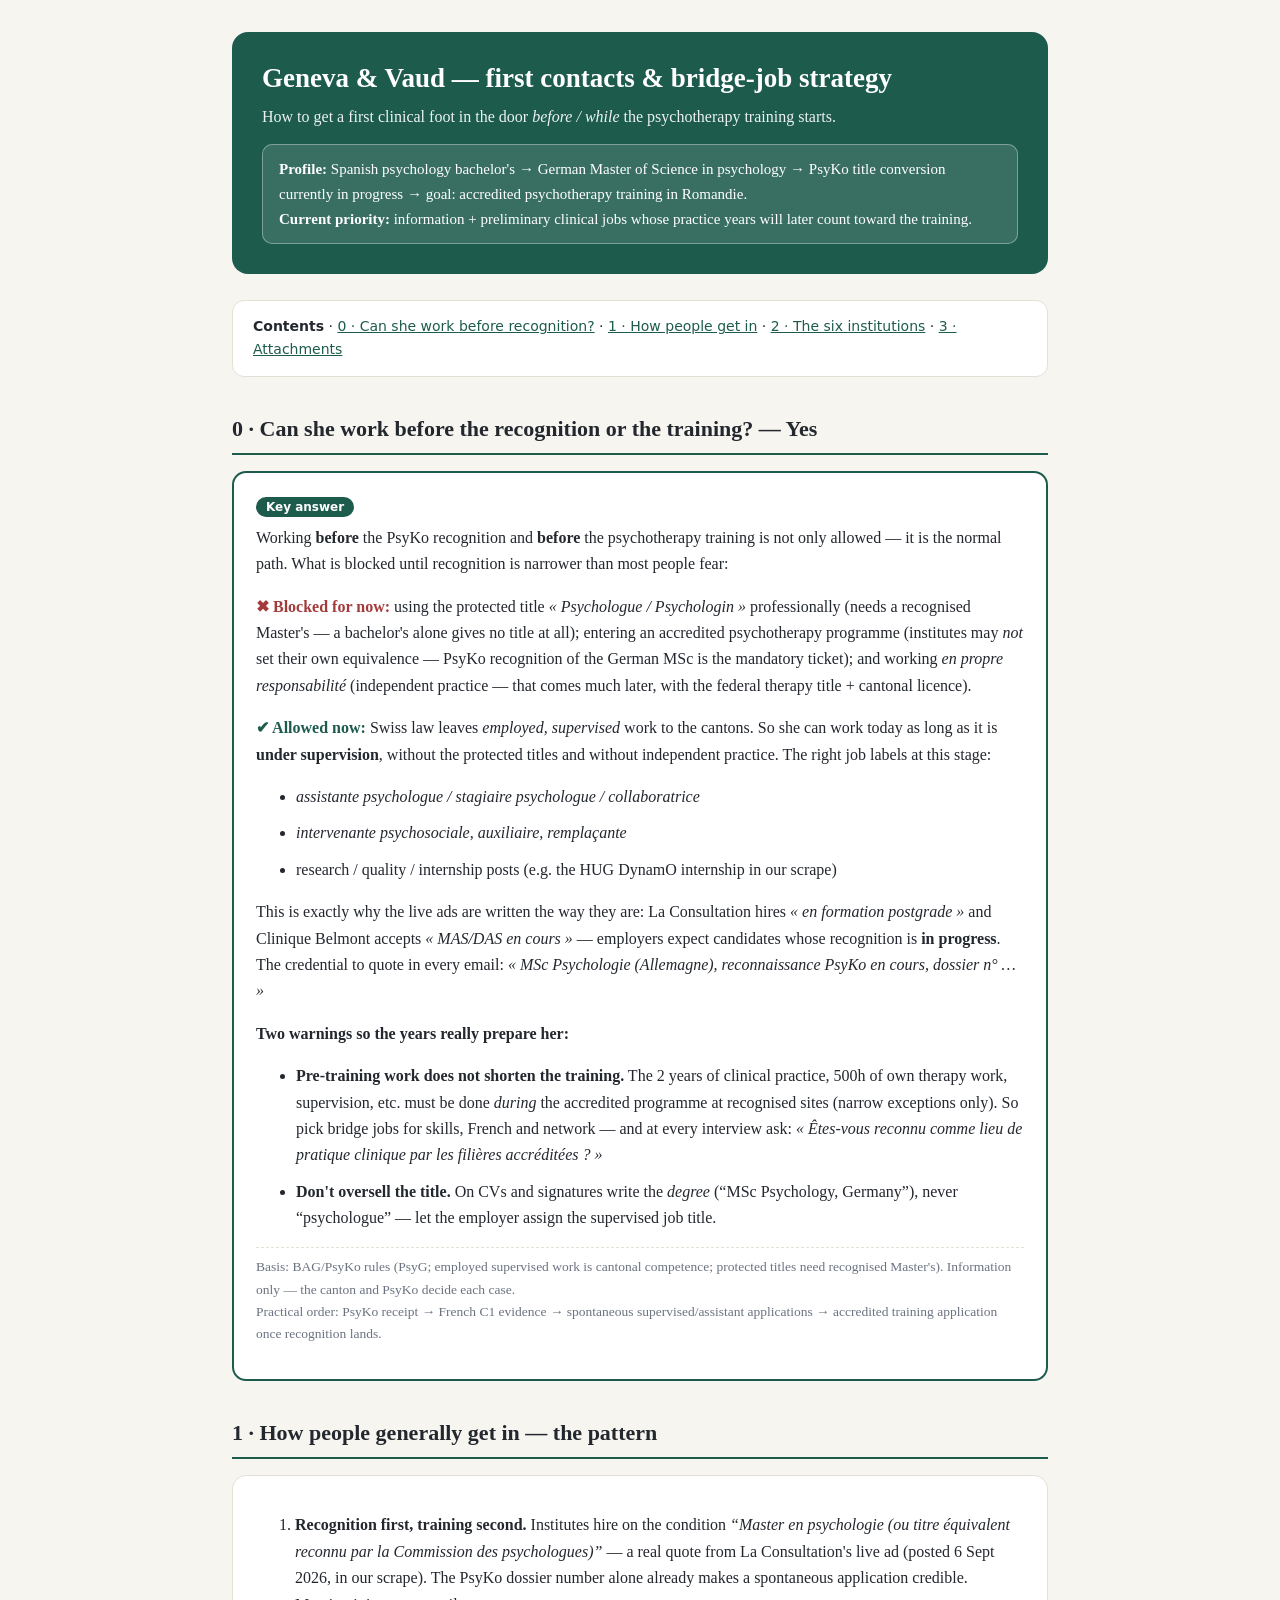
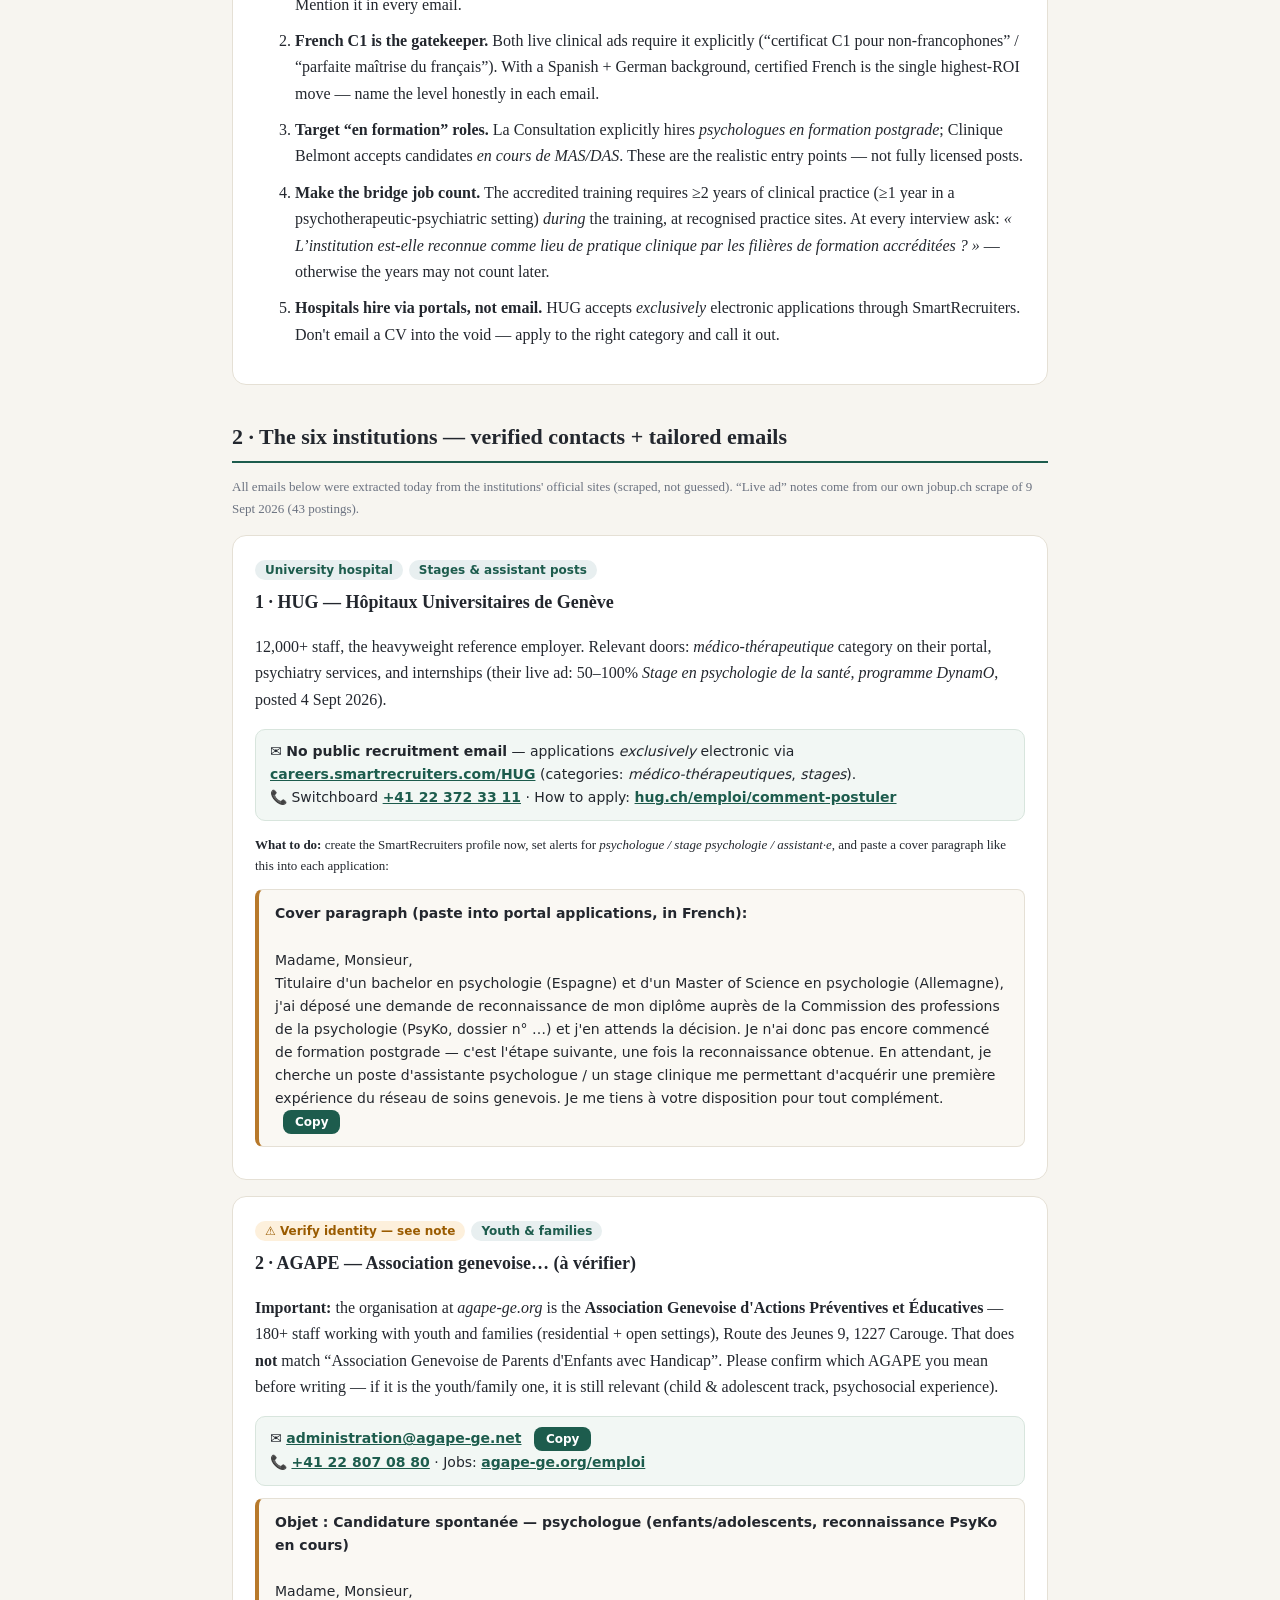
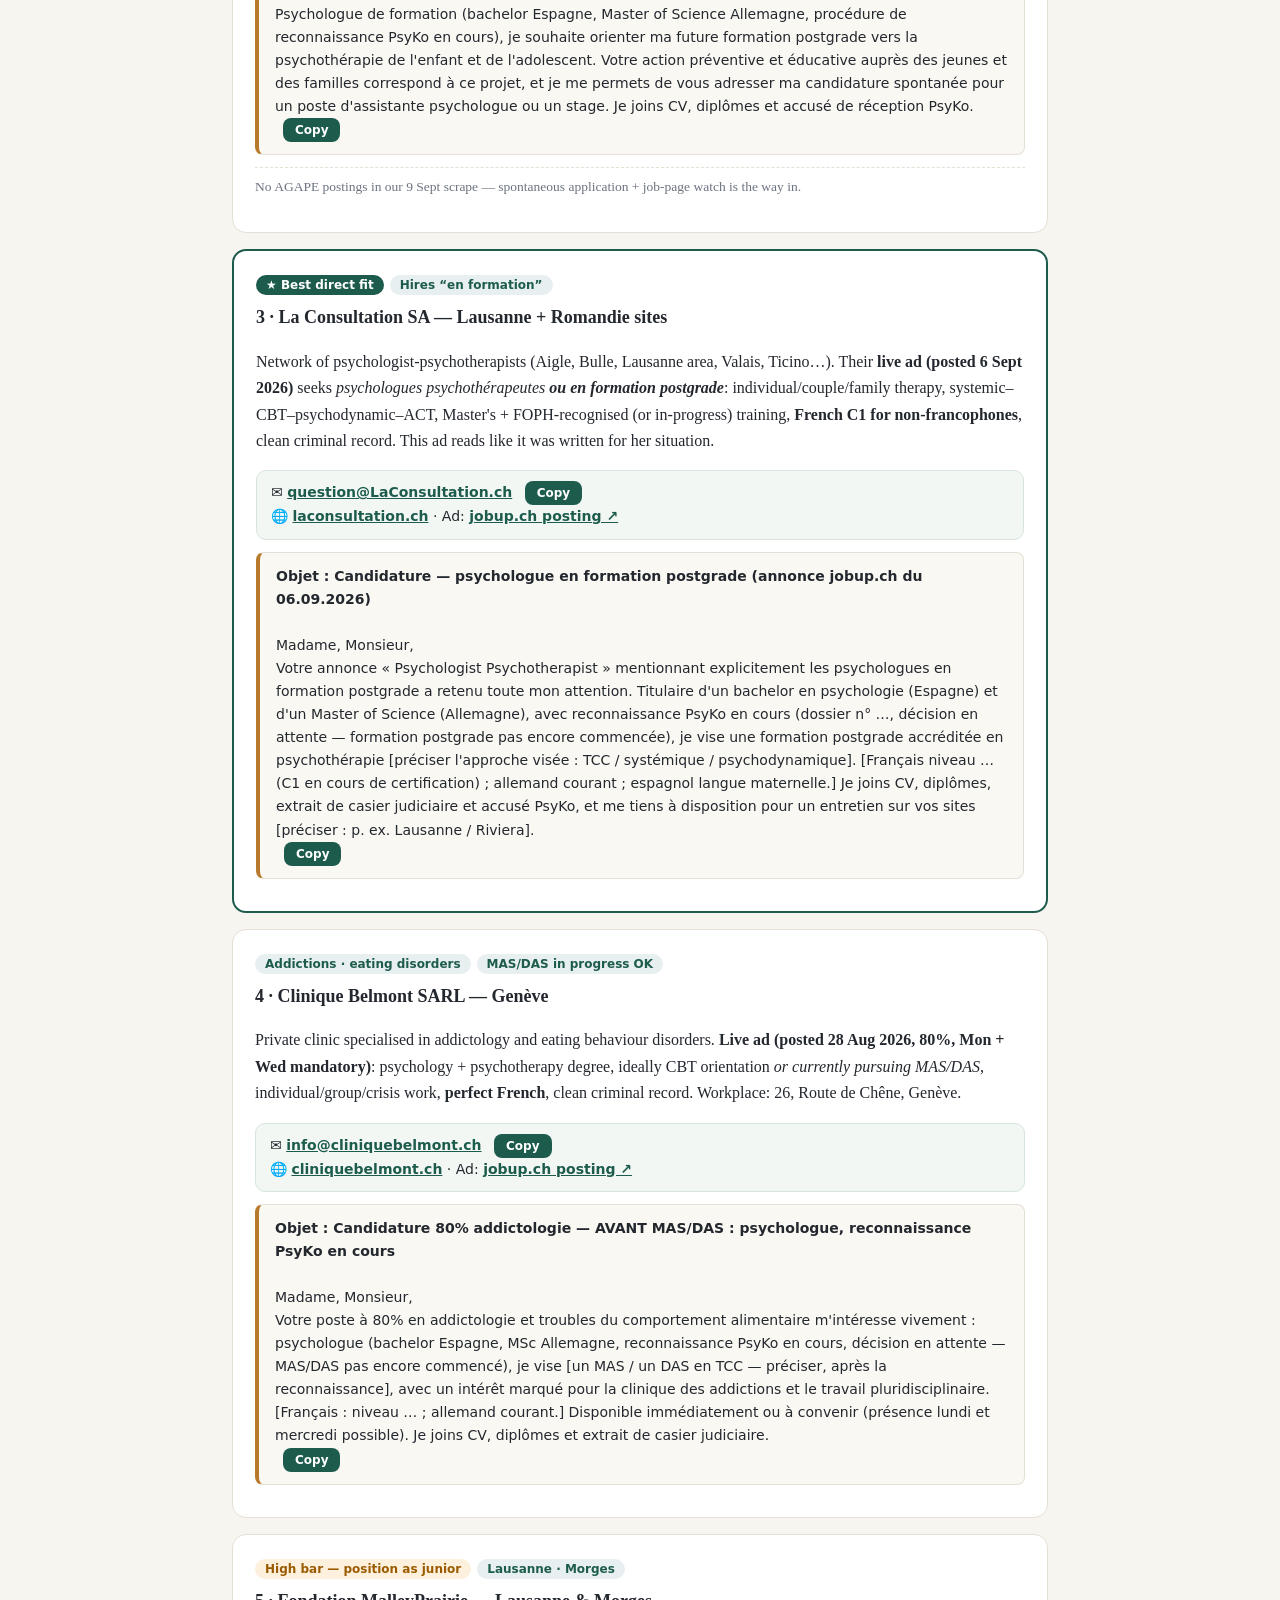
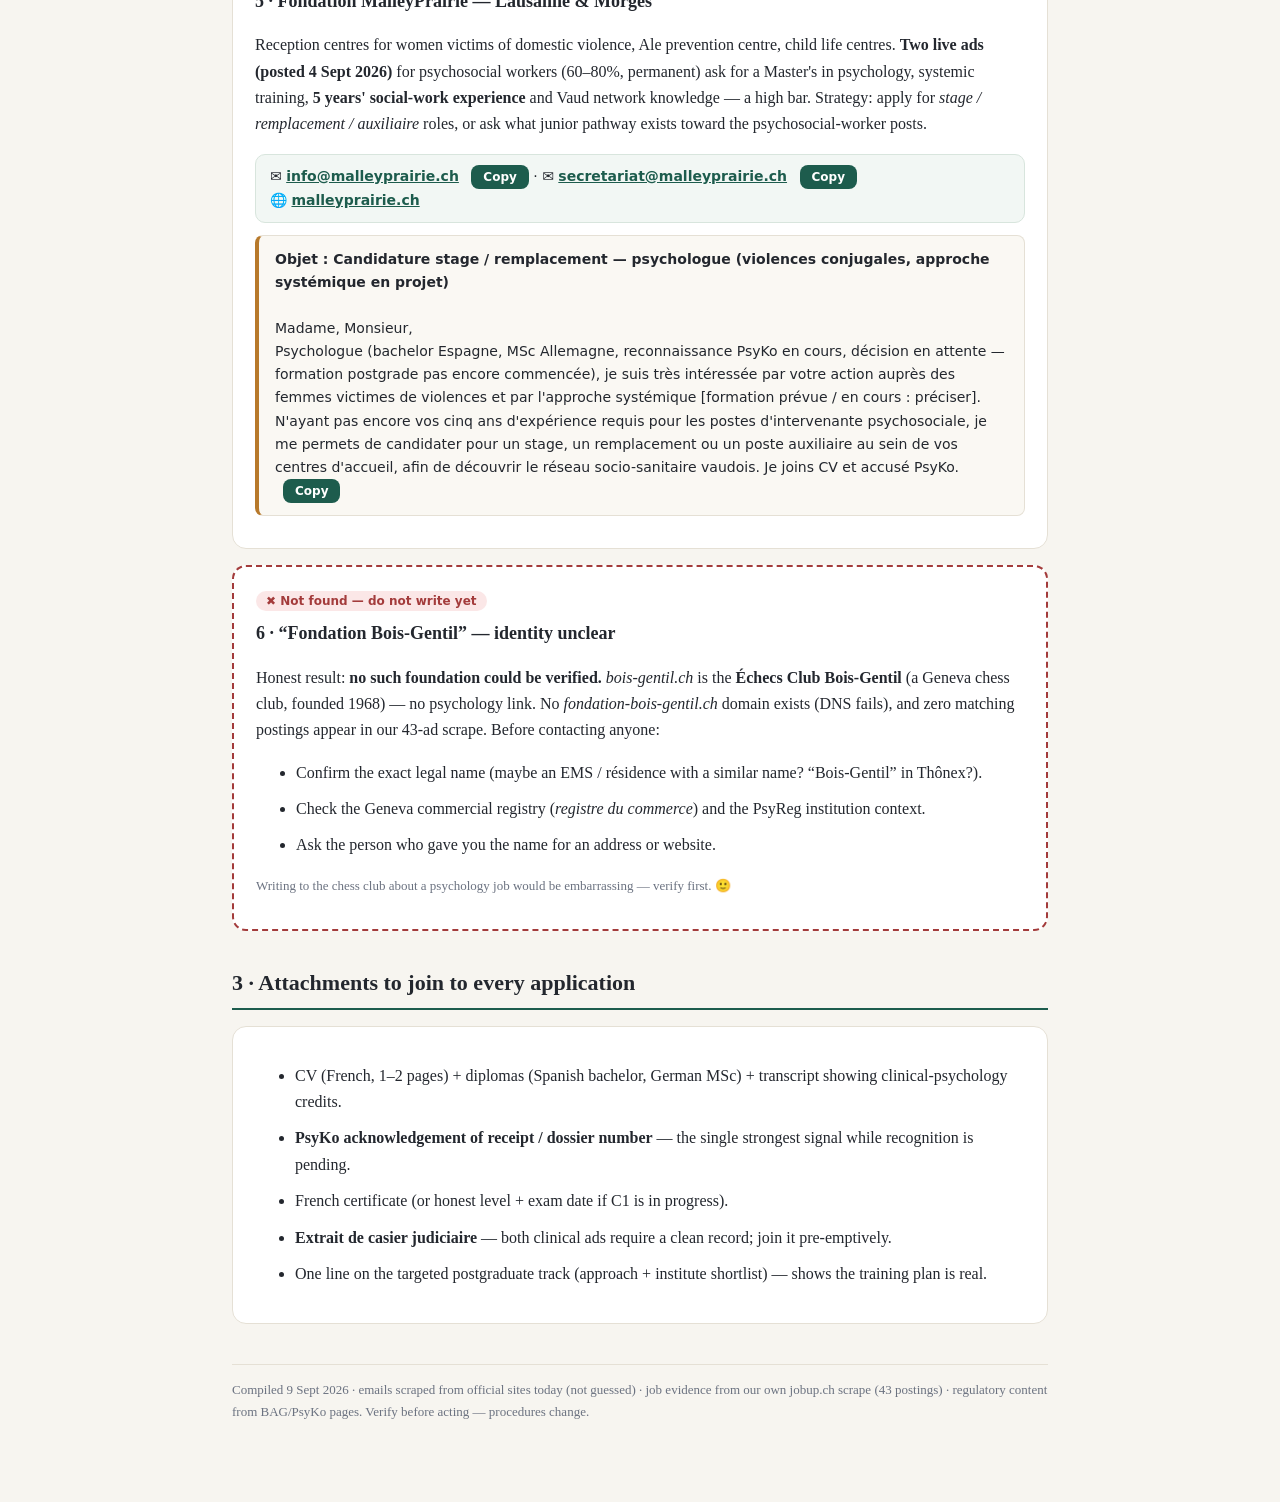
<file: docs/contact-guide.html>
<!doctype html>
<html lang="en">
<head>
<meta charset="utf-8"/>
<meta name="viewport" content="width=device-width, initial-scale=1"/>
<title>Geneva &amp; Vaud — First contacts &amp; bridge-job strategy</title>
<style>
  :root{--bg:#f7f5f0;--card:#ffffff;--ink:#23272e;--mut:#6b7280;--acc:#1d5c4d;--acc2:#b7792b;--line:#e5e0d5;--ok:#1d5c4d;--warn:#9a5b00;--bad:#a33b3b}
  *{box-sizing:border-box}
  body{margin:0;background:var(--bg);color:var(--ink);font:16px/1.65 Georgia,'Times New Roman',serif}
  .wrap{max-width:860px;margin:0 auto;padding:32px 22px 80px}
  header.hero{background:var(--acc);color:#fff;border-radius:16px;padding:30px 30px;margin-bottom:26px}
  header.hero h1{margin:0 0 8px;font-size:27px;line-height:1.25}
  header.hero p{margin:6px 0;opacity:.92}
  .profile{background:rgba(255,255,255,.12);border:1px solid rgba(255,255,255,.35);border-radius:10px;padding:12px 16px;margin-top:14px;font-size:15px}
  h2{font-size:22px;margin:34px 0 10px;border-bottom:2px solid var(--acc);padding-bottom:6px}
  h3{font-size:18px;margin:0 0 6px}
  .card{background:var(--card);border:1px solid var(--line);border-radius:14px;padding:20px 22px;margin:16px 0}
  .card.best{border:2px solid var(--acc)}
  .card.issue{border:2px dashed var(--bad)}
  .tag{display:inline-block;font:600 12px/1 system-ui,sans-serif;padding:4px 10px;border-radius:20px;margin:0 6px 8px 0}
  .tag.best{background:var(--acc);color:#fff}
  .tag.warn{background:#fdf0dc;color:var(--warn)}
  .tag.info{background:#e8eff0;color:var(--acc)}
  .tag.bad{background:#fbe7e7;color:var(--bad)}
  .contact{background:#f2f7f4;border:1px solid #d8e5dd;border-radius:10px;padding:10px 14px;margin:10px 0;font-family:system-ui,sans-serif;font-size:14px}
  .contact a{color:var(--acc);font-weight:600}
  .copybtn{font:600 12px system-ui,sans-serif;background:var(--acc);color:#fff;border:none;border-radius:8px;padding:5px 12px;cursor:pointer;margin-left:8px}
  .copybtn:hover{opacity:.85}
  .mail{font-family:system-ui,sans-serif;font-size:14px;background:#faf8f3;border:1px solid var(--line);border-left:4px solid var(--acc2);border-radius:8px;padding:12px 16px;margin:12px 0;white-space:pre-line}
  .mail .subj{font-weight:700}
  .mut{color:var(--mut)} .small{font-size:13px}
  ol.strategy li,ul.tight li{margin-bottom:10px}
  .evidence{font-size:13.5px;color:var(--mut);border-top:1px dashed var(--line);margin-top:10px;padding-top:8px}
  .can{color:var(--ok);font-weight:700} .cant{color:var(--bad);font-weight:700}
  .toc{background:var(--card);border:1px solid var(--line);border-radius:12px;padding:14px 20px;margin:0 0 10px;font-family:system-ui,sans-serif;font-size:14px}
  .toc a{color:var(--acc)}
  footer{margin-top:40px;color:var(--mut);font-size:13px;border-top:1px solid var(--line);padding-top:14px}
  @media print{.copybtn{display:none}body{background:#fff}.wrap{max-width:100%}}
</style>
</head>
<body>
<div class="wrap">

<header class="hero">
  <h1>Geneva &amp; Vaud — first contacts &amp; bridge-job strategy</h1>
  <p>How to get a first clinical foot in the door <em>before / while</em> the psychotherapy training starts.</p>
  <div class="profile">
    <b>Profile:</b> Spanish psychology bachelor's → German Master of Science in psychology →
    PsyKo title conversion currently in progress → goal: accredited psychotherapy training in Romandie.<br/>
    <b>Current priority:</b> information + preliminary clinical jobs whose practice years will later count toward the training.
  </div>
</header>

<nav class="toc">
  <b>Contents</b> ·
  <a href="#canwork">0 · Can she work before recognition?</a> ·
  <a href="#pattern">1 · How people get in</a> ·
  <a href="#contacts">2 · The six institutions</a> ·
  <a href="#attachments">3 · Attachments</a>
</nav>

<h2 id="canwork">0 · Can she work before the recognition or the training? — Yes</h2>
<div class="card best">
  <span class="tag best">Key answer</span>
  <p style="margin-top:0">Working <b>before</b> the PsyKo recognition and <b>before</b> the psychotherapy training
  is not only allowed — it is the normal path. What is blocked until recognition is narrower than most people fear:</p>
  <p><span class="cant">✖ Blocked for now:</span> using the protected title <i>« Psychologue / Psychologin »</i>
  professionally (needs a recognised Master's — a bachelor's alone gives no title at all); entering an accredited
  psychotherapy programme (institutes may <em>not</em> set their own equivalence — PsyKo recognition of the German
  MSc is the mandatory ticket); and working <i>en propre responsabilité</i> (independent practice — that comes much
  later, with the federal therapy title + cantonal licence).</p>
  <p><span class="can">✔ Allowed now:</span> Swiss law leaves <em>employed, supervised</em> work to the cantons.
  So she can work today as long as it is <b>under supervision</b>, without the protected titles and without
  independent practice. The right job labels at this stage:</p>
  <ul class="tight">
    <li><i>assistante psychologue / stagiaire psychologue / collaboratrice</i></li>
    <li><i>intervenante psychosociale, auxiliaire, remplaçante</i></li>
    <li>research / quality / internship posts (e.g. the HUG DynamO internship in our scrape)</li>
  </ul>
  <p>This is exactly why the live ads are written the way they are: La Consultation hires
  <i>« en formation postgrade »</i> and Clinique Belmont accepts <i>« MAS/DAS en cours »</i> — employers expect
  candidates whose recognition is <b>in progress</b>. The credential to quote in every email:
  <i>« MSc Psychologie (Allemagne), reconnaissance PsyKo en cours, dossier n° … »</i></p>
  <p><b>Two warnings so the years really prepare her:</b></p>
  <ul class="tight">
    <li><b>Pre-training work does not shorten the training.</b> The 2 years of clinical practice, 500h of own
    therapy work, supervision, etc. must be done <em>during</em> the accredited programme at recognised sites
    (narrow exceptions only). So pick bridge jobs for skills, French and network — and at every interview ask:
    <i>« Êtes-vous reconnu comme lieu de pratique clinique par les filières accréditées ? »</i></li>
    <li><b>Don't oversell the title.</b> On CVs and signatures write the <em>degree</em> (“MSc Psychology,
    Germany”), never “psychologue” — let the employer assign the supervised job title.</li>
  </ul>
  <p class="evidence">Basis: BAG/PsyKo rules (PsyG; employed supervised work is cantonal competence; protected titles
  need recognised Master's). Information only — the canton and PsyKo decide each case.<br/>
  Practical order: PsyKo receipt → French C1 evidence → spontaneous supervised/assistant applications →
  accredited training application once recognition lands.</p>
</div>

<h2 id="pattern">1 · How people generally get in — the pattern</h2>
<div class="card">
<ol class="strategy">
  <li><b>Recognition first, training second.</b> Institutes hire on the condition
  <i>“Master en psychologie (ou titre équivalent reconnu par la Commission des psychologues)”</i>
  — a real quote from La Consultation's live ad (posted 6 Sept 2026, in our scrape). The PsyKo dossier
  number alone already makes a spontaneous application credible. Mention it in every email.</li>
  <li><b>French C1 is the gatekeeper.</b> Both live clinical ads require it explicitly
  (“certificat C1 pour non-francophones” / “parfaite maîtrise du français”). With a Spanish + German
  background, certified French is the single highest-ROI move — name the level honestly in each email.</li>
  <li><b>Target “en formation” roles.</b> La Consultation explicitly hires <i>psychologues en formation
  postgrade</i>; Clinique Belmont accepts candidates <i>en cours de MAS/DAS</i>. These are the realistic
  entry points — not fully licensed posts.</li>
  <li><b>Make the bridge job count.</b> The accredited training requires ≥2 years of clinical practice
  (≥1 year in a psychotherapeutic-psychiatric setting) <em>during</em> the training, at recognised practice
  sites. At every interview ask: <i>« L’institution est-elle reconnue comme lieu de pratique clinique
  par les filières de formation accréditées ? »</i> — otherwise the years may not count later.</li>
  <li><b>Hospitals hire via portals, not email.</b> HUG accepts <em>exclusively</em> electronic applications
  through SmartRecruiters. Don't email a CV into the void — apply to the right category and call it out.</li>
</ol>
</div>

<h2 id="contacts">2 · The six institutions — verified contacts + tailored emails</h2>
<p class="mut small">All emails below were extracted today from the institutions' official sites
(scraped, not guessed). “Live ad” notes come from our own jobup.ch scrape of 9 Sept 2026 (43 postings).</p>

<!-- HUG -->
<div class="card">
  <span class="tag info">University hospital</span><span class="tag info">Stages &amp; assistant posts</span>
  <h3>1 · HUG — Hôpitaux Universitaires de Genève</h3>
  <p>12,000+ staff, the heavyweight reference employer. Relevant doors: <i>médico-thérapeutique</i> category on
  their portal, psychiatry services, and internships (their live ad: 50–100% <i>Stage en psychologie de la santé,
  programme DynamO</i>, posted 4 Sept 2026).</p>
  <div class="contact">
    ✉️ <b>No public recruitment email</b> — applications <em>exclusively</em> electronic via
    <a href="https://careers.smartrecruiters.com/HUG" target="_blank">careers.smartrecruiters.com/HUG</a>
    (categories: <i>médico-thérapeutiques</i>, <i>stages</i>).<br/>
    📞 Switchboard <a href="tel:+41223723311">+41 22 372 33 11</a> · How to apply:
    <a href="https://www.hug.ch/emploi/comment-postuler" target="_blank">hug.ch/emploi/comment-postuler</a>
  </div>
  <p class="small"><b>What to do:</b> create the SmartRecruiters profile now, set alerts for
  <i>psychologue / stage psychologie / assistant·e</i>, and paste a cover paragraph like this into each application:</p>
  <div class="mail" id="m1"><span class="subj">Cover paragraph (paste into portal applications, in French):</span>

Madame, Monsieur,
Titulaire d'un bachelor en psychologie (Espagne) et d'un Master of Science en psychologie (Allemagne), j'ai déposé une demande de reconnaissance de mon diplôme auprès de la Commission des professions de la psychologie (PsyKo, dossier n° …) et j'en attends la décision. Je n'ai donc pas encore commencé de formation postgrade — c'est l'étape suivante, une fois la reconnaissance obtenue. En attendant, je cherche un poste d'assistante psychologue / un stage clinique me permettant d'acquérir une première expérience du réseau de soins genevois. Je me tiens à votre disposition pour tout complément.
<button class="copybtn" data-copy="m1">Copy</button></div>
</div>

<!-- AGAPE -->
<div class="card">
  <span class="tag warn">⚠ Verify identity — see note</span><span class="tag info">Youth &amp; families</span>
  <h3>2 · AGAPE — Association genevoise… (à vérifier)</h3>
  <p><b>Important:</b> the organisation at <i>agape-ge.org</i> is the
  <b>Association Genevoise d'Actions Préventives et Éducatives</b> — 180+ staff working with youth and families
  (residential + open settings), Route des Jeunes 9, 1227 Carouge. That does <b>not</b> match
  “Association Genevoise de Parents d'Enfants avec Handicap”. Please confirm which AGAPE you mean before writing —
  if it is the youth/family one, it is still relevant (child &amp; adolescent track, psychosocial experience).</p>
  <div class="contact">
    ✉️ <a href="mailto:administration@agape-ge.net">administration@agape-ge.net</a>
    <button class="copybtn" data-copy-mail="administration@agape-ge.net">Copy</button><br/>
    📞 <a href="tel:+41228070880">+41 22 807 08 80</a> · Jobs: <a href="https://agape-ge.org/emploi/" target="_blank">agape-ge.org/emploi</a>
  </div>
  <div class="mail" id="m2"><span class="subj">Objet : Candidature spontanée — psychologue (enfants/adolescents, reconnaissance PsyKo en cours)</span>

Madame, Monsieur,
Psychologue de formation (bachelor Espagne, Master of Science Allemagne, procédure de reconnaissance PsyKo en cours), je souhaite orienter ma future formation postgrade vers la psychothérapie de l'enfant et de l'adolescent. Votre action préventive et éducative auprès des jeunes et des familles correspond à ce projet, et je me permets de vous adresser ma candidature spontanée pour un poste d'assistante psychologue ou un stage. Je joins CV, diplômes et accusé de réception PsyKo.
<button class="copybtn" data-copy="m2">Copy</button></div>
  <p class="evidence">No AGAPE postings in our 9 Sept scrape — spontaneous application + job-page watch is the way in.</p>
</div>

<!-- LA CONSULTATION -->
<div class="card best">
  <span class="tag best">★ Best direct fit</span><span class="tag info">Hires “en formation”</span>
  <h3>3 · La Consultation SA — Lausanne + Romandie sites</h3>
  <p>Network of psychologist-psychotherapists (Aigle, Bulle, Lausanne area, Valais, Ticino…). Their
  <b>live ad (posted 6 Sept 2026)</b> seeks <i>psychologues psychothérapeutes <b>ou en formation postgrade</b></i>:
  individual/couple/family therapy, systemic–CBT–psychodynamic–ACT, Master's + FOPH-recognised (or in-progress)
  training, <b>French C1 for non-francophones</b>, clean criminal record. This ad reads like it was written for her situation.</p>
  <div class="contact">
    ✉️ <a href="mailto:question@LaConsultation.ch">question@LaConsultation.ch</a>
    <button class="copybtn" data-copy-mail="question@LaConsultation.ch">Copy</button><br/>
    🌐 <a href="https://www.laconsultation.ch/" target="_blank">laconsultation.ch</a> ·
    Ad: <a href="https://www.jobup.ch/en/jobs/detail/bed86beb-75bb-4c62-bdf3-275a2b999f5e/" target="_blank">jobup.ch posting ↗</a>
  </div>
  <div class="mail" id="m3"><span class="subj">Objet : Candidature — psychologue en formation postgrade (annonce jobup.ch du 06.09.2026)</span>

Madame, Monsieur,
Votre annonce « Psychologist Psychotherapist » mentionnant explicitement les psychologues en formation postgrade a retenu toute mon attention. Titulaire d'un bachelor en psychologie (Espagne) et d'un Master of Science (Allemagne), avec reconnaissance PsyKo en cours (dossier n° …, décision en attente — formation postgrade pas encore commencée), je vise une formation postgrade accréditée en psychothérapie [préciser l'approche visée : TCC / systémique / psychodynamique]. [Français niveau … (C1 en cours de certification) ; allemand courant ; espagnol langue maternelle.] Je joins CV, diplômes, extrait de casier judiciaire et accusé PsyKo, et me tiens à disposition pour un entretien sur vos sites [préciser : p. ex. Lausanne / Riviera].
<button class="copybtn" data-copy="m3">Copy</button></div>
</div>

<!-- BELMONT -->
<div class="card">
  <span class="tag info">Addictions · eating disorders</span><span class="tag info">MAS/DAS in progress OK</span>
  <h3>4 · Clinique Belmont SARL — Genève</h3>
  <p>Private clinic specialised in addictology and eating behaviour disorders. <b>Live ad (posted 28 Aug 2026,
  80%, Mon + Wed mandatory)</b>: psychology + psychotherapy degree, ideally CBT orientation <i>or currently
  pursuing MAS/DAS</i>, individual/group/crisis work, <b>perfect French</b>, clean criminal record.
  Workplace: 26, Route de Chêne, Genève.</p>
  <div class="contact">
    ✉️ <a href="mailto:info@cliniquebelmont.ch">info@cliniquebelmont.ch</a>
    <button class="copybtn" data-copy-mail="info@cliniquebelmont.ch">Copy</button><br/>
    🌐 <a href="https://www.cliniquebelmont.ch/" target="_blank">cliniquebelmont.ch</a> ·
    Ad: <a href="https://www.jobup.ch/en/jobs/detail/eee96cb6-ac33-42aa-8d89-3d9f87bb5405/" target="_blank">jobup.ch posting ↗</a>
  </div>
  <div class="mail" id="m4"><span class="subj">Objet : Candidature 80% addictologie — AVANT MAS/DAS : psychologue, reconnaissance PsyKo en cours</span>

Madame, Monsieur,
Votre poste à 80% en addictologie et troubles du comportement alimentaire m'intéresse vivement : psychologue (bachelor Espagne, MSc Allemagne, reconnaissance PsyKo en cours, décision en attente — MAS/DAS pas encore commencé), je vise [un MAS / un DAS en TCC — préciser, après la reconnaissance], avec un intérêt marqué pour la clinique des addictions et le travail pluridisciplinaire. [Français : niveau … ; allemand courant.] Disponible immédiatement ou à convenir (présence lundi et mercredi possible). Je joins CV, diplômes et extrait de casier judiciaire.
<button class="copybtn" data-copy="m4">Copy</button></div>
</div>

<!-- MALLEYPRAIRIE -->
<div class="card">
  <span class="tag warn">High bar — position as junior</span><span class="tag info">Lausanne · Morges</span>
  <h3>5 · Fondation MalleyPrairie — Lausanne &amp; Morges</h3>
  <p>Reception centres for women victims of domestic violence, Ale prevention centre, child life centres.
  <b>Two live ads (posted 4 Sept 2026)</b> for psychosocial workers (60–80%, permanent) ask for a Master's in
  psychology, systemic training, <b>5 years' social-work experience</b> and Vaud network knowledge — a high bar.
  Strategy: apply for <i>stage / remplacement / auxiliaire</i> roles, or ask what junior pathway exists toward the
  psychosocial-worker posts.</p>
  <div class="contact">
    ✉️ <a href="mailto:info@malleyprairie.ch">info@malleyprairie.ch</a>
    <button class="copybtn" data-copy-mail="info@malleyprairie.ch">Copy</button> ·
    ✉️ <a href="mailto:secretariat@malleyprairie.ch">secretariat@malleyprairie.ch</a>
    <button class="copybtn" data-copy-mail="secretariat@malleyprairie.ch">Copy</button><br/>
    🌐 <a href="https://www.malleyprairie.ch/" target="_blank">malleyprairie.ch</a>
  </div>
  <div class="mail" id="m5"><span class="subj">Objet : Candidature stage / remplacement — psychologue (violences conjugales, approche systémique en projet)</span>

Madame, Monsieur,
Psychologue (bachelor Espagne, MSc Allemagne, reconnaissance PsyKo en cours, décision en attente — formation postgrade pas encore commencée), je suis très intéressée par votre action auprès des femmes victimes de violences et par l'approche systémique [formation prévue / en cours : préciser]. N'ayant pas encore vos cinq ans d'expérience requis pour les postes d'intervenante psychosociale, je me permets de candidater pour un stage, un remplacement ou un poste auxiliaire au sein de vos centres d'accueil, afin de découvrir le réseau socio-sanitaire vaudois. Je joins CV et accusé PsyKo.
<button class="copybtn" data-copy="m5">Copy</button></div>
</div>

<!-- BOIS-GENTIL -->
<div class="card issue">
  <span class="tag bad">✖ Not found — do not write yet</span>
  <h3>6 · “Fondation Bois-Gentil” — identity unclear</h3>
  <p>Honest result: <b>no such foundation could be verified.</b> <i>bois-gentil.ch</i> is the
  <b>Échecs Club Bois-Gentil</b> (a Geneva chess club, founded 1968) — no psychology link.
  No <i>fondation-bois-gentil.ch</i> domain exists (DNS fails), and zero matching postings appear in our
  43-ad scrape. Before contacting anyone:</p>
  <ul class="tight">
    <li>Confirm the exact legal name (maybe an EMS / résidence with a similar name? “Bois-Gentil” in Thônex?).</li>
    <li>Check the Geneva commercial registry (<i>registre du commerce</i>) and the PsyReg institution context.</li>
    <li>Ask the person who gave you the name for an address or website.</li>
  </ul>
  <p class="mut small">Writing to the chess club about a psychology job would be embarrassing — verify first. 🙂</p>
</div>

<h2 id="attachments">3 · Attachments to join to every application</h2>
<div class="card">
<ul class="tight">
  <li>CV (French, 1–2 pages) + diplomas (Spanish bachelor, German MSc) + transcript showing clinical-psychology credits.</li>
  <li><b>PsyKo acknowledgement of receipt / dossier number</b> — the single strongest signal while recognition is pending.</li>
  <li>French certificate (or honest level + exam date if C1 is in progress).</li>
  <li><b>Extrait de casier judiciaire</b> — both clinical ads require a clean record; join it pre-emptively.</li>
  <li>One line on the targeted postgraduate track (approach + institute shortlist) — shows the training plan is real.</li>
</ul>
</div>

<footer>
  Compiled 9 Sept 2026 · emails scraped from official sites today (not guessed) · job evidence from our own
  jobup.ch scrape (43 postings) · regulatory content from BAG/PsyKo pages. Verify before acting — procedures change.
</footer>

</div>
<script>
document.querySelectorAll("[data-copy-mail]").forEach(b=>b.onclick=()=>{
  navigator.clipboard.writeText(b.dataset.copyMail).then(()=>{b.textContent="Copied ✓";setTimeout(()=>b.textContent="Copy",1500);});
});
document.querySelectorAll("[data-copy]").forEach(b=>b.onclick=()=>{
  const el=document.getElementById(b.dataset.copy);
  const t=el.innerText.replace(/Copy$/,"").trim();
  navigator.clipboard.writeText(t).then(()=>{b.textContent="Copied ✓";setTimeout(()=>b.textContent="Copy",1500);});
});
</script>
</body>
</html>
</file>
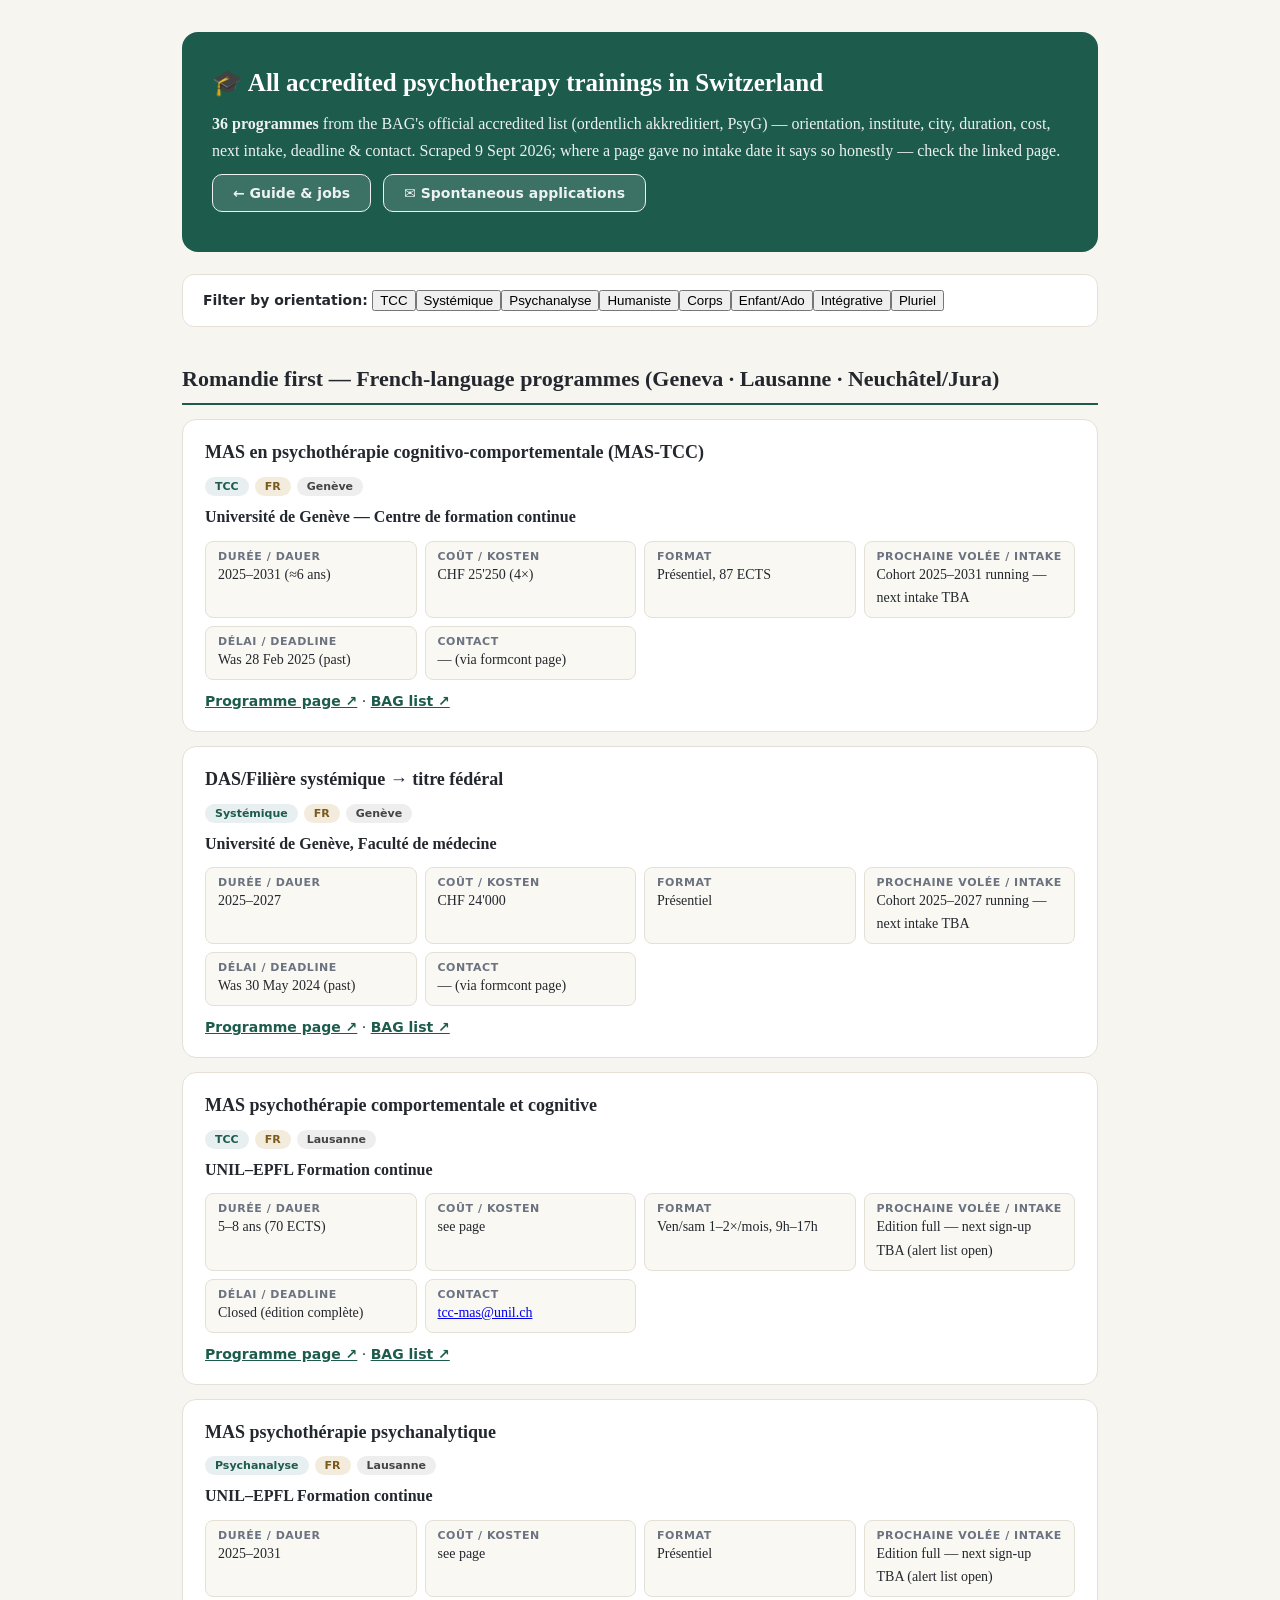
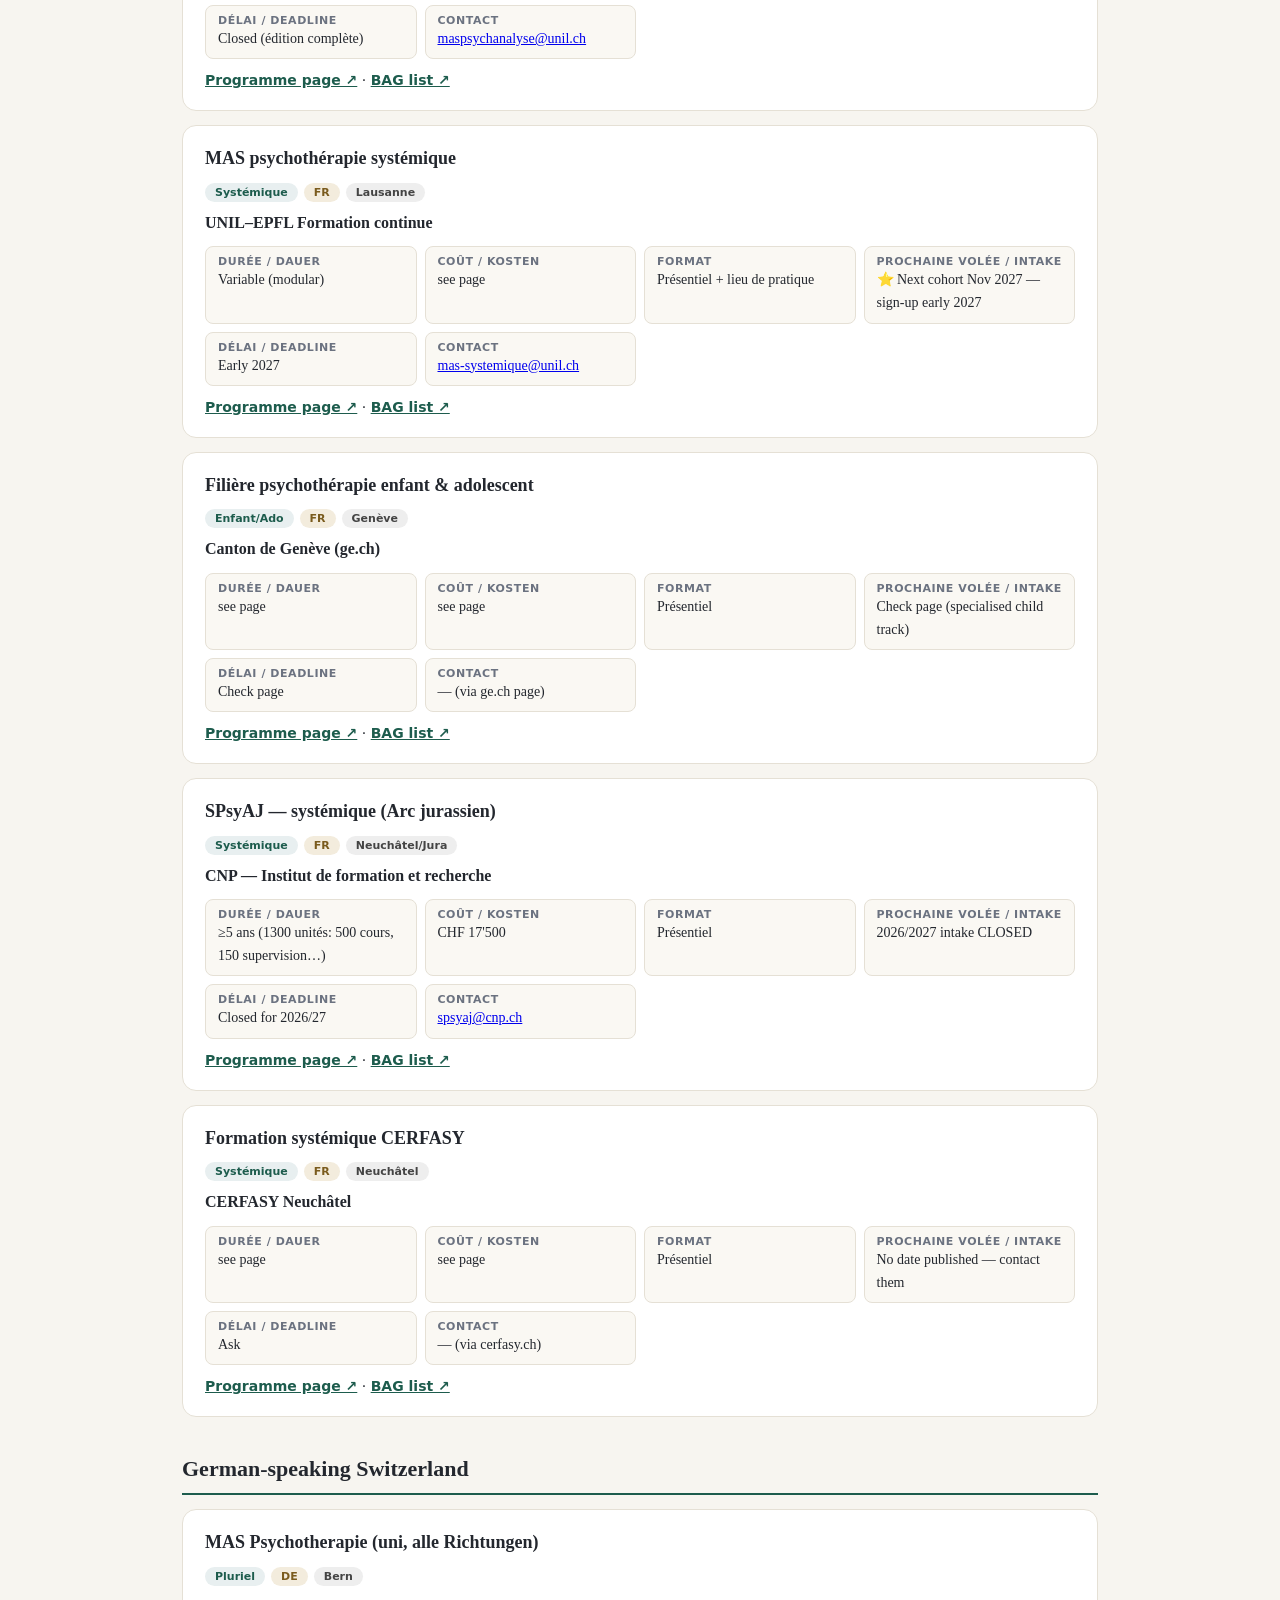
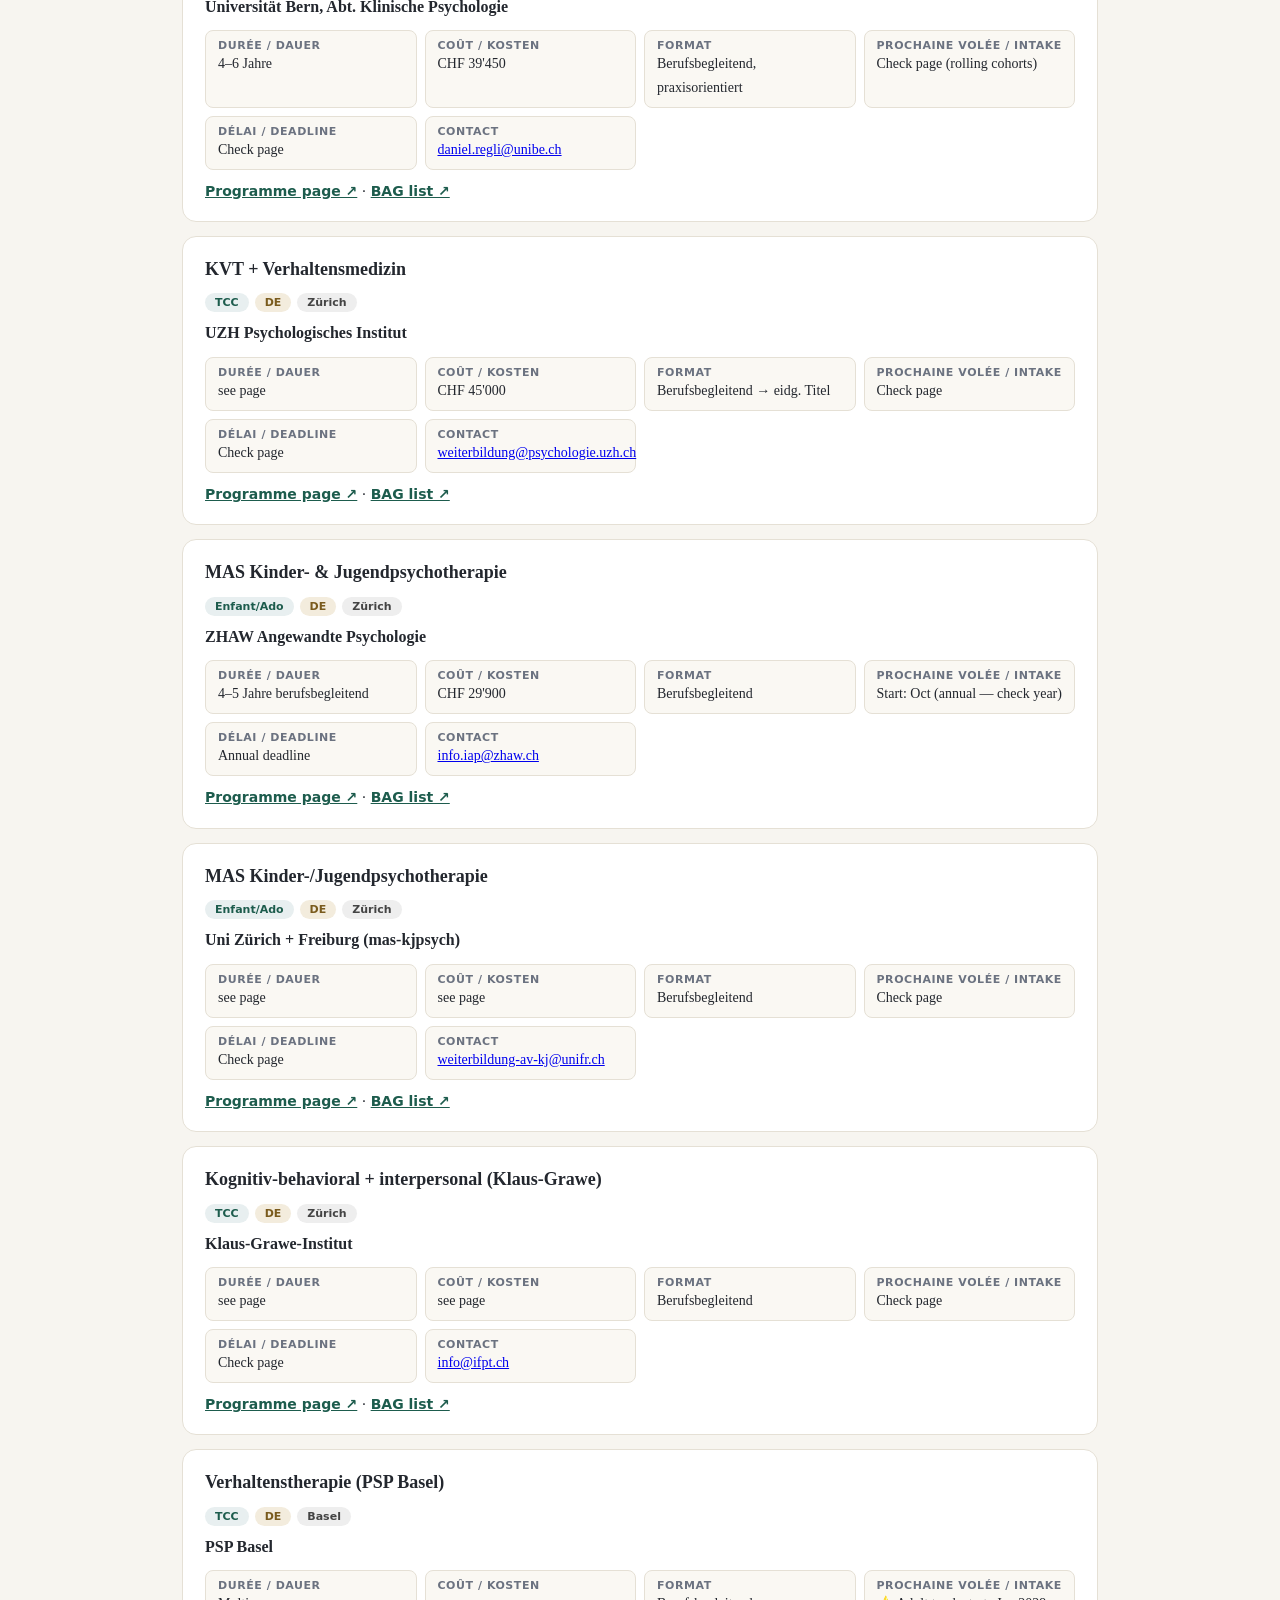
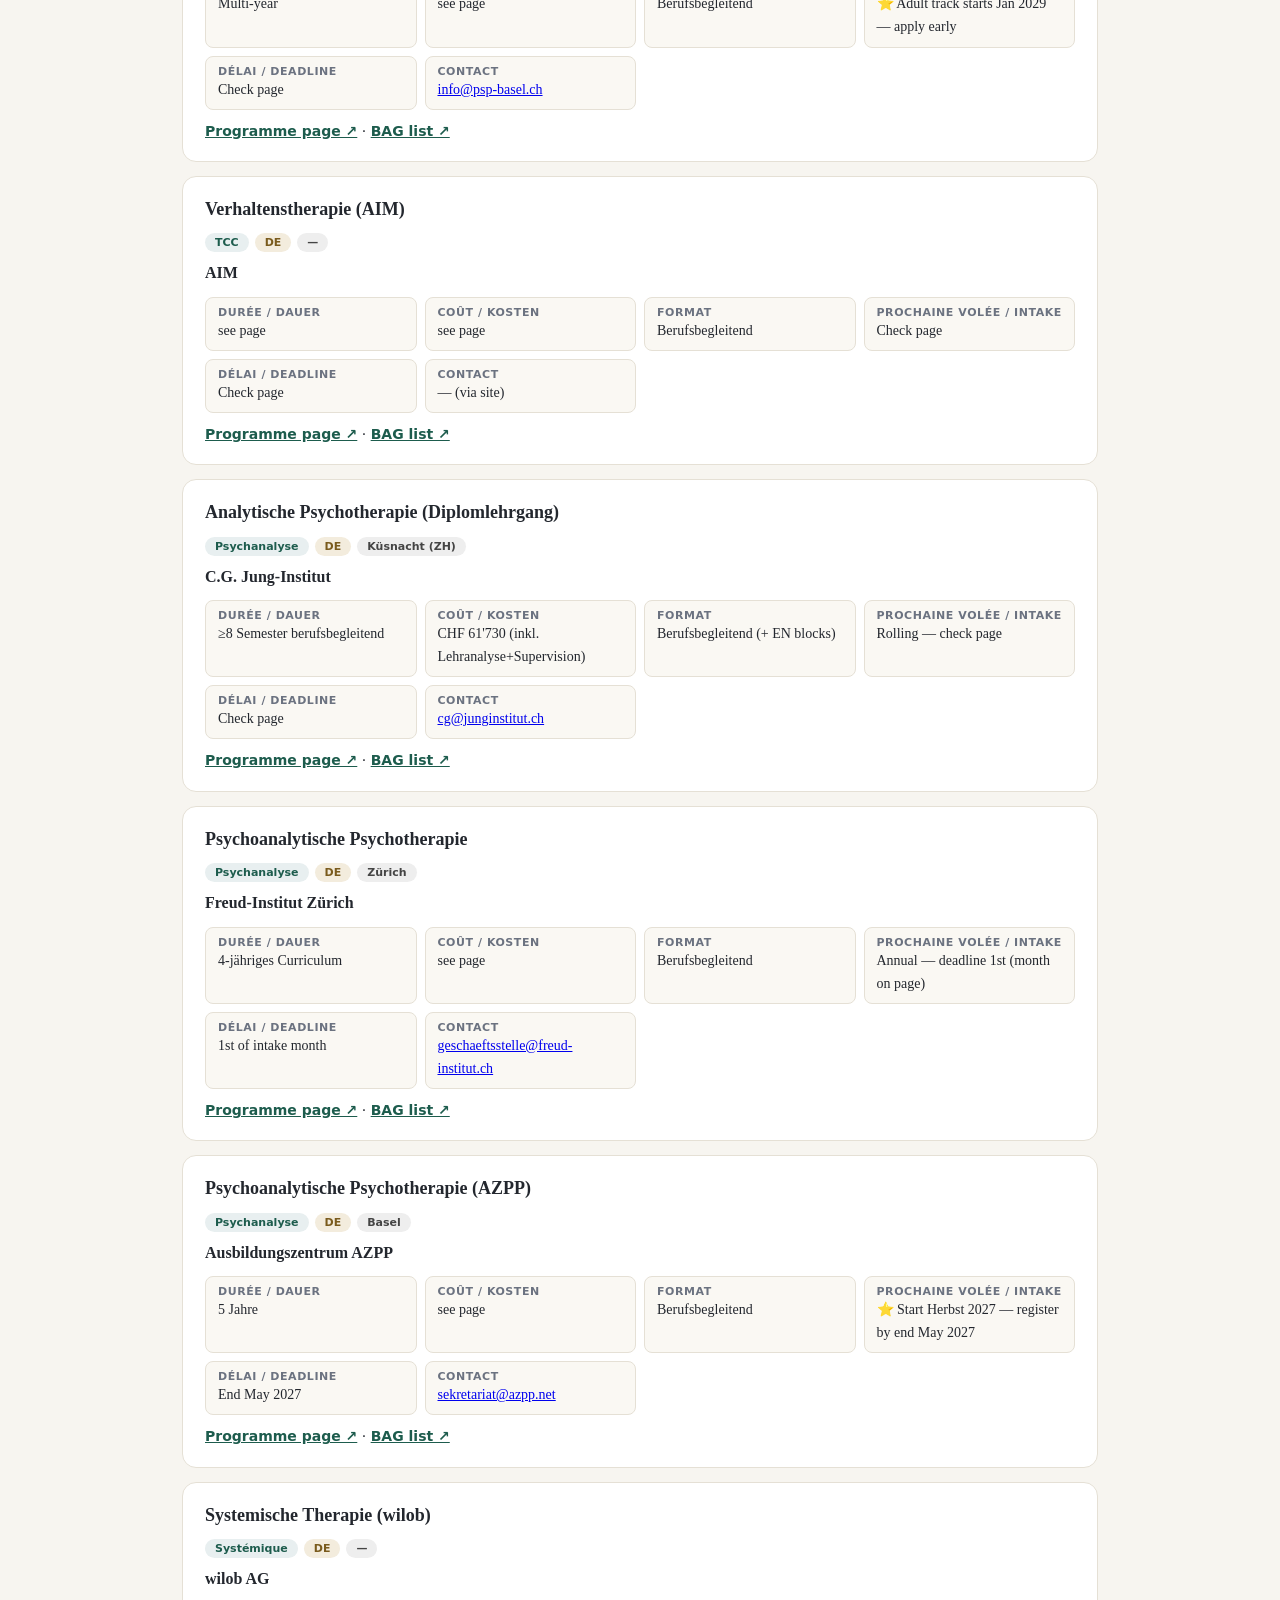
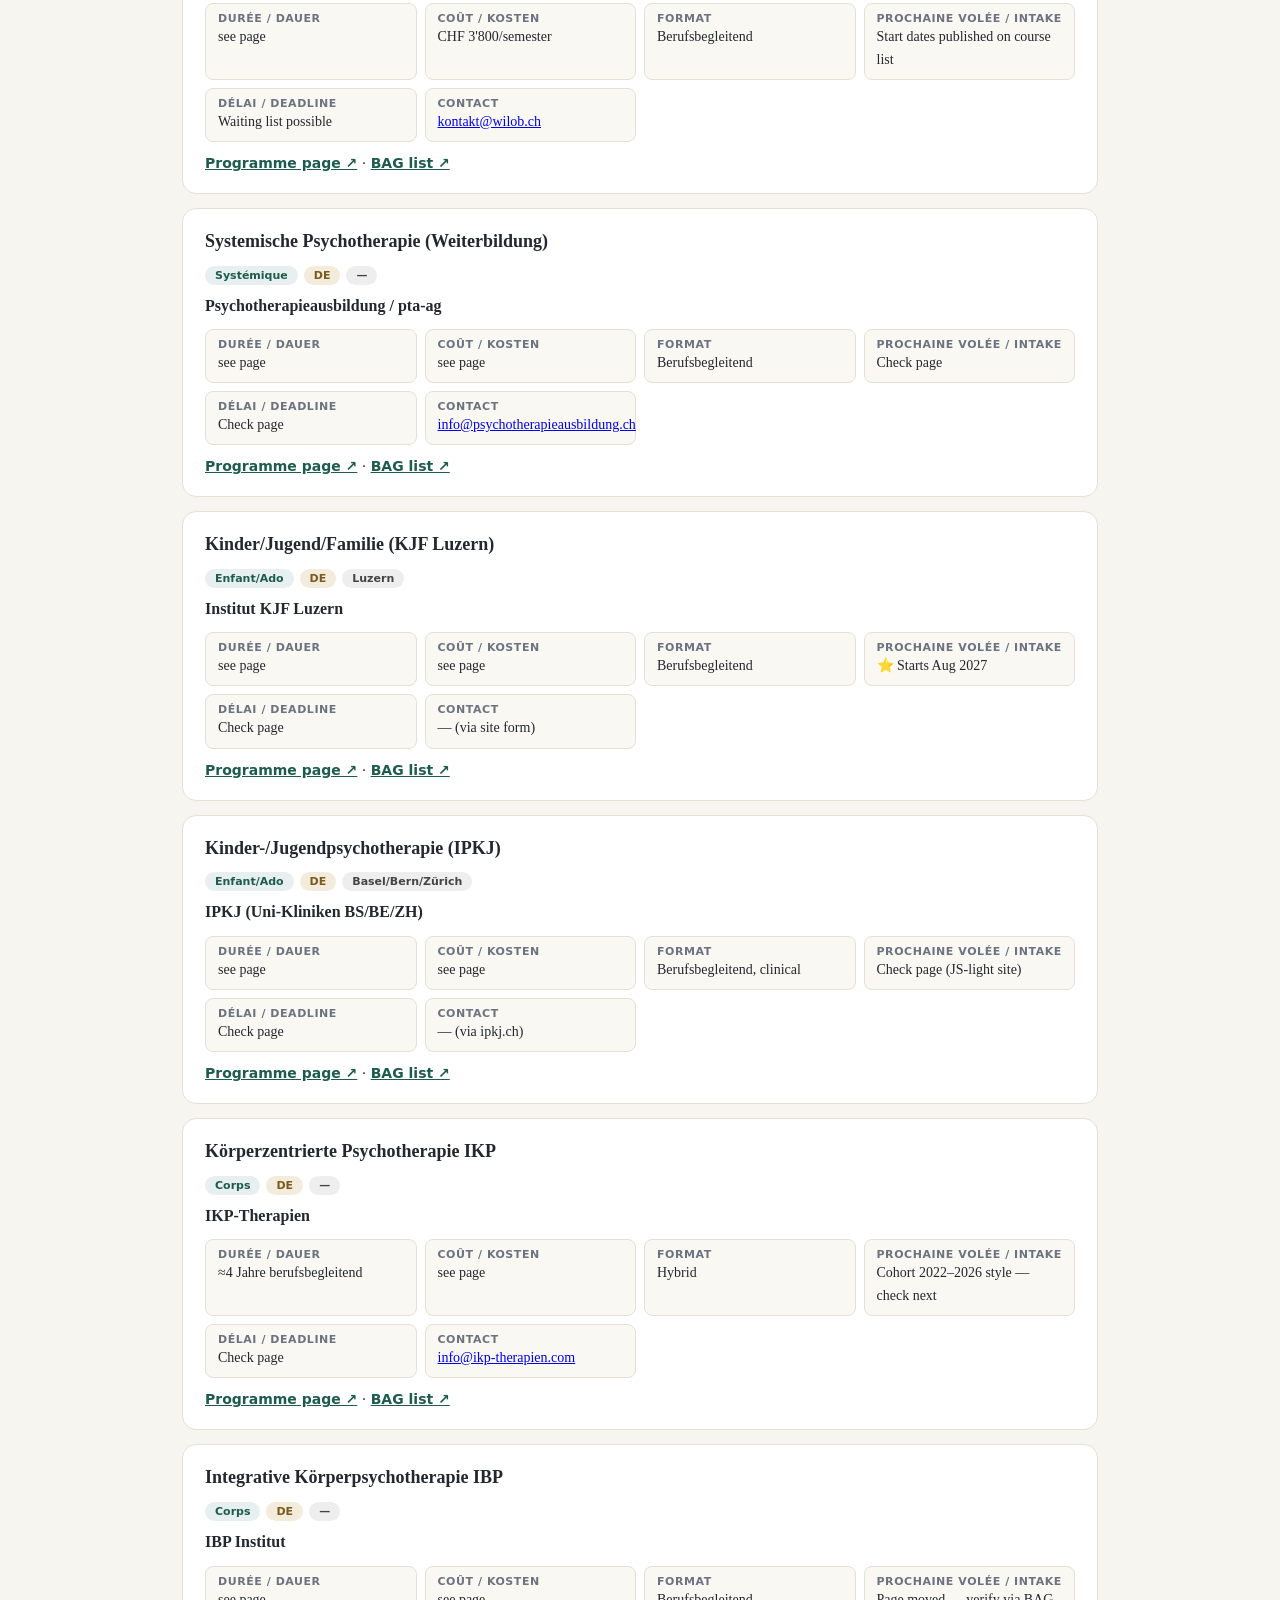
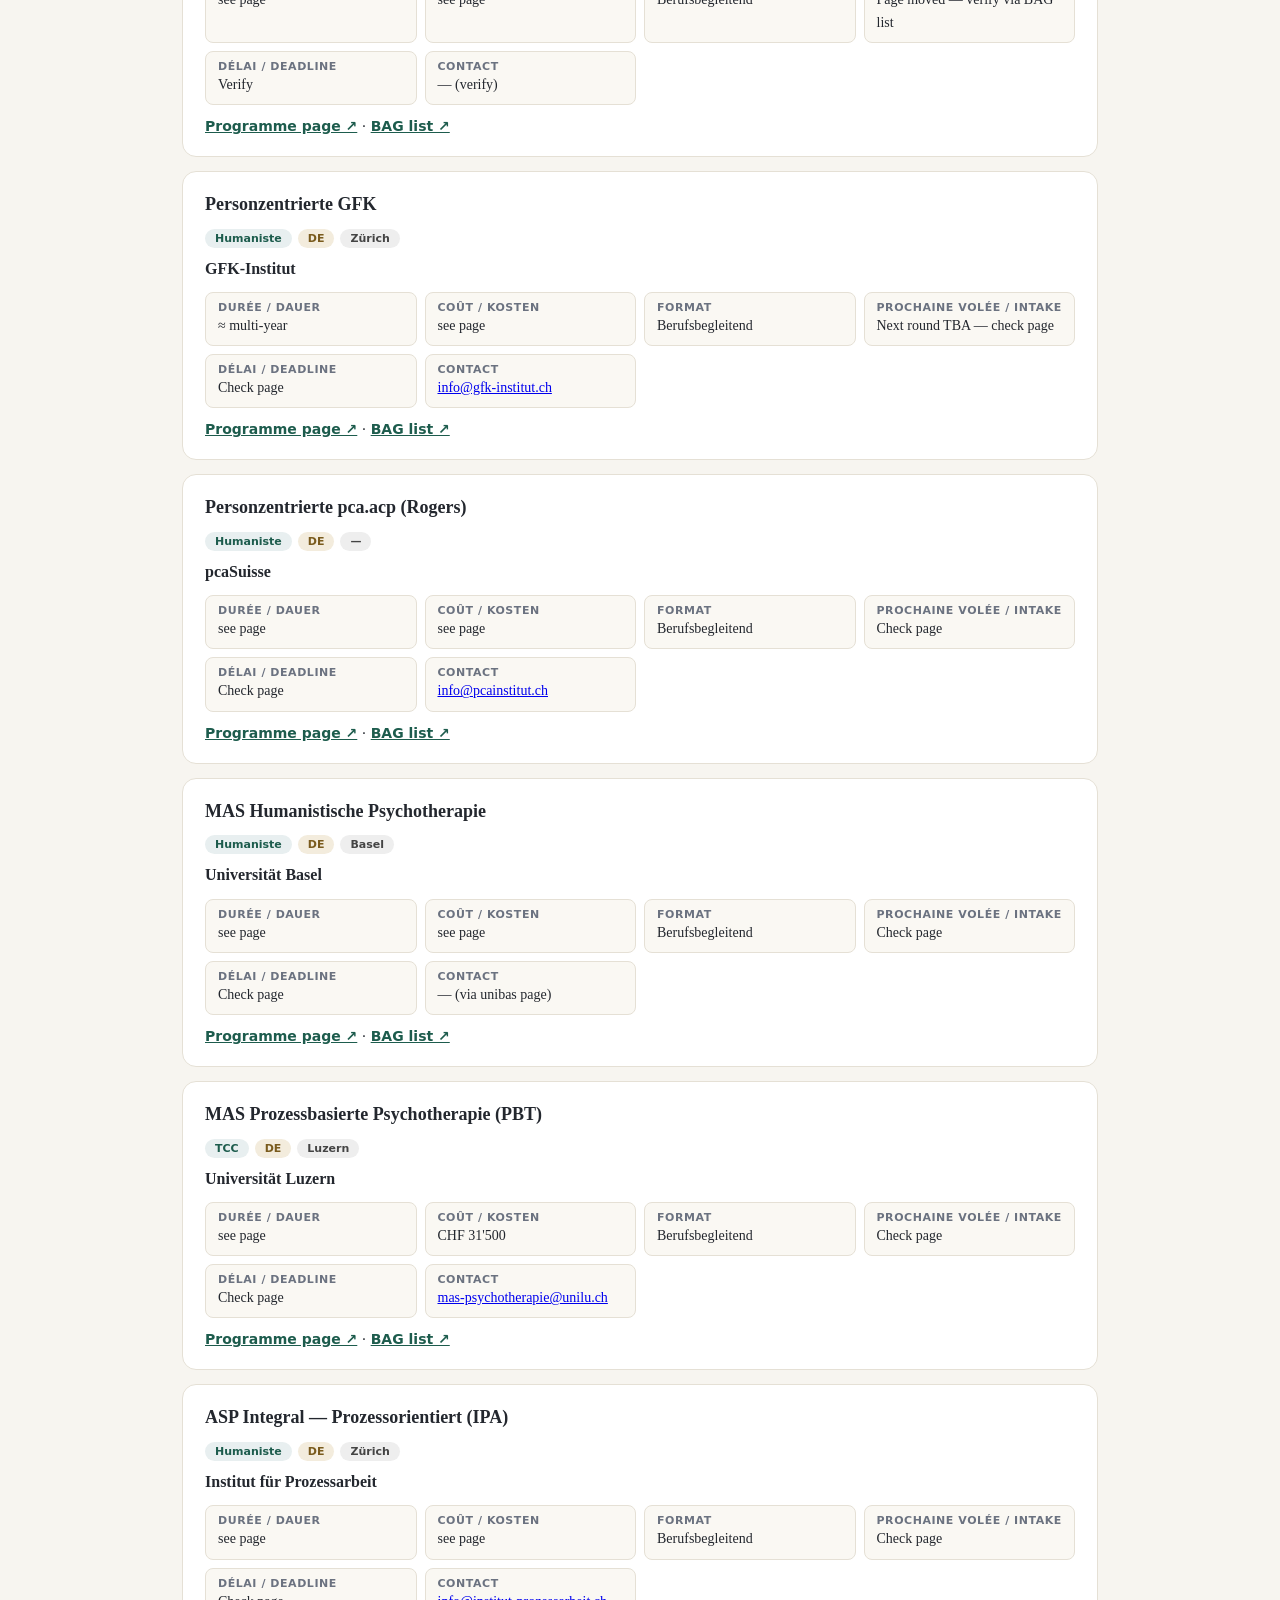
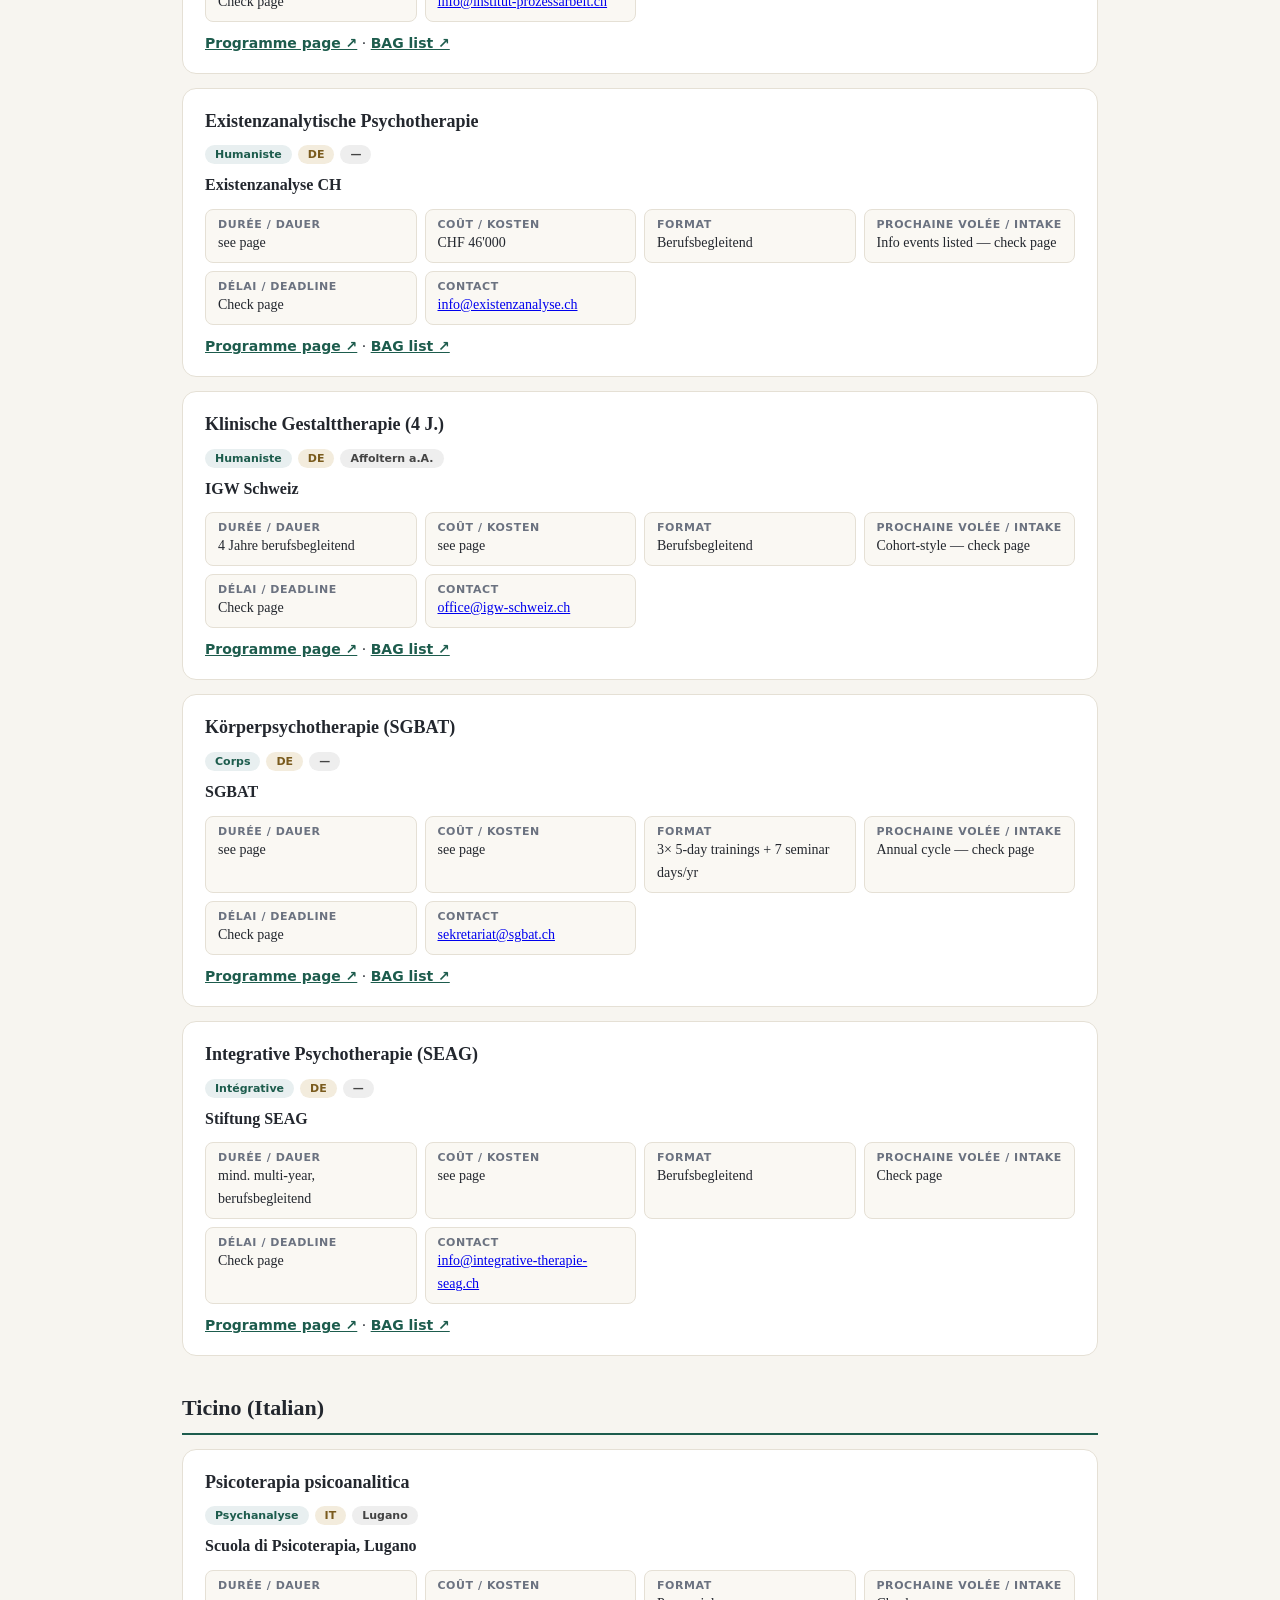
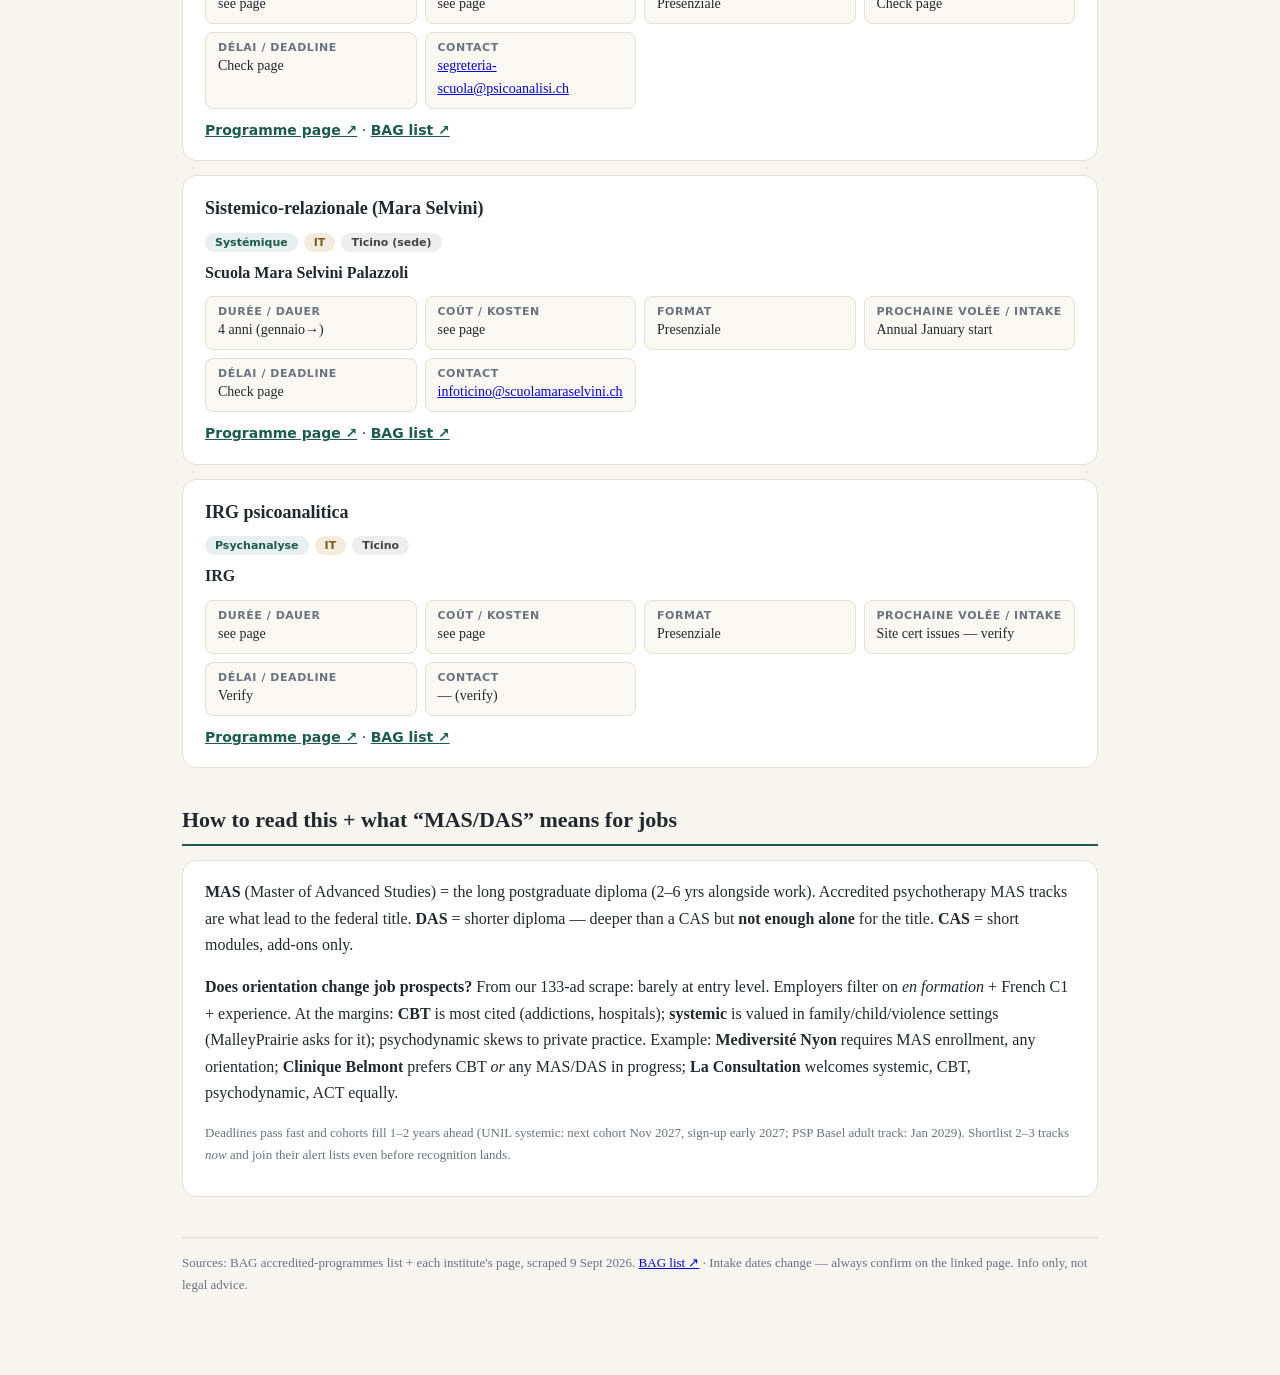
<file: docs/formations.html>
<!doctype html>
<html lang="en">
<head>
<meta charset="utf-8"/>
<meta name="viewport" content="width=device-width, initial-scale=1"/>
<title>All accredited psychotherapy trainings in Switzerland — programmes, intakes &amp; contacts</title>
<style>
  :root{--bg:#f7f5f0;--card:#fff;--ink:#23272e;--mut:#6b7280;--acc:#1d5c4d;--acc2:#b7792b;--line:#e5e0d5;--bad:#a33b3b}
  *{box-sizing:border-box}
  body{margin:0;background:var(--bg);color:var(--ink);font:16px/1.65 Georgia,'Times New Roman',serif}
  .wrap{max-width:960px;margin:0 auto;padding:32px 22px 80px}
  header.hero{background:var(--acc);color:#fff;border-radius:16px;padding:30px;margin-bottom:22px}
  header.hero h1{margin:0 0 8px;font-size:25px}
  header.hero p{margin:6px 0;opacity:.92}
  .toc{background:var(--card);border:1px solid var(--line);border-radius:12px;padding:14px 20px;font-family:system-ui,sans-serif;font-size:14px;position:sticky;top:10px;z-index:5}
  .toc a{color:var(--acc)}
  h2{font-size:22px;margin:34px 0 10px;border-bottom:2px solid var(--acc);padding-bottom:6px}
  .filterbar{display:flex;gap:8px;flex-wrap:wrap;margin:14px 0;font-family:system-ui,sans-serif}
  .filterbar button{border:1px solid var(--line);background:#fff;border-radius:18px;padding:7px 14px;cursor:pointer;font-size:13px}
  .filterbar button.on{background:var(--acc);color:#fff;border-color:var(--acc)}
  .prog{background:var(--card);border:1px solid var(--line);border-radius:14px;padding:18px 22px;margin:14px 0}
  .prog h3{margin:0 0 4px;font-size:18px}
  .tag{display:inline-block;font:600 11px/1 system-ui,sans-serif;padding:4px 10px;border-radius:20px;margin:0 6px 8px 0}
  .tag.ori{background:#e8eff0;color:var(--acc)}.tag.lang{background:#f3ecdd;color:#7a5b1d}.tag.city{background:#eee;color:#444}
  .tag.dead{background:#fbe7e7;color:var(--bad)}.tag.open{background:#e2f4e9;color:var(--acc)}
  .facts{display:grid;grid-template-columns:repeat(auto-fit,minmax(210px,1fr));gap:8px;margin:10px 0;font-size:14px}
  .fact{background:#faf8f3;border:1px solid var(--line);border-radius:8px;padding:8px 12px}
  .fact b{display:block;font:700 11px system-ui,sans-serif;text-transform:uppercase;letter-spacing:.05em;color:var(--mut)}
  .contact{font-family:system-ui,sans-serif;font-size:14px;margin-top:6px}
  .contact a{color:var(--acc);font-weight:600}
  .mut{color:var(--mut)}.small{font-size:13px}
  .btn{display:inline-block;font:600 14px system-ui,sans-serif;background:var(--acc);color:#fff;border-radius:10px;padding:10px 20px;text-decoration:none;margin:4px 8px 4px 0}
  footer{margin-top:40px;color:var(--mut);font-size:13px;border-top:1px solid var(--line);padding-top:14px}
  @media print{.filterbar,.btn{display:none}}
</style>
</head>
<body>
<div class="wrap">

<header class="hero">
  <h1>🎓 All accredited psychotherapy trainings in Switzerland</h1>
  <p><b>36 programmes</b> from the BAG's official accredited list (ordentlich akkreditiert, PsyG) — orientation,
  institute, city, duration, cost, next intake, deadline &amp; contact. Scraped 9 Sept 2026; where a page gave no
  intake date it says so honestly — check the linked page.</p>
  <p><a class="btn" style="background:rgba(255,255,255,.15);border:1px solid #fff" href="index.html">← Guide &amp; jobs</a>
  <a class="btn" style="background:rgba(255,255,255,.15);border:1px solid #fff" href="spontaneous.html">✉️ Spontaneous applications</a></p>
</header>

<nav class="toc"><b>Filter by orientation:</b> <span id="filters"></span></nav>

<h2>Romandie first — French-language programmes (Geneva · Lausanne · Neuchâtel/Jura)</h2>
<div id="list-romandie"></div>

<h2>German-speaking Switzerland</h2>
<div id="list-de"></div>

<h2>Ticino (Italian)</h2>
<div id="list-it"></div>

<h2>How to read this + what “MAS/DAS” means for jobs</h2>
<div class="prog">
  <p style="margin-top:0"><b>MAS</b> (Master of Advanced Studies) = the long postgraduate diploma (2–6 yrs alongside work).
  Accredited psychotherapy MAS tracks are what lead to the federal title. <b>DAS</b> = shorter diploma — deeper than a CAS
  but <b>not enough alone</b> for the title. <b>CAS</b> = short modules, add-ons only.</p>
  <p><b>Does orientation change job prospects?</b> From our 133-ad scrape: barely at entry level. Employers filter on
  <i>en formation</i> + French C1 + experience. At the margins: <b>CBT</b> is most cited (addictions, hospitals);
  <b>systemic</b> is valued in family/child/violence settings (MalleyPrairie asks for it); psychodynamic skews to
  private practice. Example: <b>Mediversité Nyon</b> requires MAS enrollment, any orientation; <b>Clinique Belmont</b>
  prefers CBT <i>or</i> any MAS/DAS in progress; <b>La Consultation</b> welcomes systemic, CBT, psychodynamic, ACT equally.</p>
  <p class="mut small">Deadlines pass fast and cohorts fill 1–2 years ahead (UNIL systemic: next cohort Nov 2027, sign-up early 2027;
  PSP Basel adult track: Jan 2029). Shortlist 2–3 tracks <em>now</em> and join their alert lists even before recognition lands.</p>
</div>

<footer>Sources: BAG accredited-programmes list + each institute's page, scraped 9 Sept 2026.
<a href="https://www.bag.admin.ch/de/liste-der-akkreditierten-weiterbildungsgaenge">BAG list ↗</a> ·
Intake dates change — always confirm on the linked page. Info only, not legal advice.</footer>
</div>

<script>
const PROGRAMS = [
<!-- ROMANDIE -->
{n:"MAS en psychothérapie cognitivo-comportementale (MAS-TCC)",i:"Université de Genève — Centre de formation continue",c:"Genève",o:["TCC"],lang:"FR",dur:"2025–2031 (≈6 ans)",cost:"CHF 25'250 (4×)",fmt:"Présentiel, 87 ECTS",intake:"Cohort 2025–2031 running — next intake TBA",dead:"Was 28 Feb 2025 (past)",mail:"— (via formcont page)",url:"https://www.unige.ch/formcont/cours/mastcc"},
{n:"DAS/Filière systémique → titre fédéral",i:"Université de Genève, Faculté de médecine",c:"Genève",o:["Systémique"],lang:"FR",dur:"2025–2027",cost:"CHF 24'000",fmt:"Présentiel",intake:"Cohort 2025–2027 running — next intake TBA",dead:"Was 30 May 2024 (past)",mail:"— (via formcont page)",url:"https://www.unige.ch/formcont/cours/das-psycho-syst-filiere"},
{n:"MAS psychothérapie comportementale et cognitive",i:"UNIL–EPFL Formation continue",c:"Lausanne",o:["TCC"],lang:"FR",dur:"5–8 ans (70 ECTS)",cost:"see page",fmt:"Ven/sam 1–2×/mois, 9h–17h",intake:"Edition full — next sign-up TBA (alert list open)",dead:"Closed (édition complète)",mail:"tcc-mas@unil.ch",url:"http://www.formation-continue-unil-epfl.ch/formation/tcc-mas/"},
{n:"MAS psychothérapie psychanalytique",i:"UNIL–EPFL Formation continue",c:"Lausanne",o:["Psychanalyse"],lang:"FR",dur:"2025–2031",cost:"see page",fmt:"Présentiel",intake:"Edition full — next sign-up TBA (alert list open)",dead:"Closed (édition complète)",mail:"maspsychanalyse@unil.ch",url:"http://www.formation-continue-unil-epfl.ch/formation/psychotherapie-psychanalytique-mas/"},
{n:"MAS psychothérapie systémique",i:"UNIL–EPFL Formation continue",c:"Lausanne",o:["Systémique"],lang:"FR",dur:"Variable (modular)",cost:"see page",fmt:"Présentiel + lieu de pratique",intake:"⭐ Next cohort Nov 2027 — sign-up early 2027",dead:"Early 2027",mail:"mas-systemique@unil.ch",url:"http://www.formation-continue-unil-epfl.ch/formation/psychotherapie-systemique-mas/"},
{n:"Filière psychothérapie enfant & adolescent",i:"Canton de Genève (ge.ch)",c:"Genève",o:["Enfant/Ado"],lang:"FR",dur:"see page",cost:"see page",fmt:"Présentiel",intake:"Check page (specialised child track)",dead:"Check page",mail:"— (via ge.ch page)",url:"https://www.ge.ch/formations-postgraduees-psychiatrie-psychotherapie-enfant-adolescent"},
{n:"SPsyAJ — systémique (Arc jurassien)",i:"CNP — Institut de formation et recherche",c:"Neuchâtel/Jura",o:["Systémique"],lang:"FR",dur:"≥5 ans (1300 unités: 500 cours, 150 supervision…)",cost:"CHF 17'500",fmt:"Présentiel",intake:"2026/2027 intake CLOSED",dead:"Closed for 2026/27",mail:"spsyaj@cnp.ch",url:"https://www.cnp.ch/institut-de-formation-et-recherche/spsyaj/"},
{n:"Formation systémique CERFASY",i:"CERFASY Neuchâtel",c:"Neuchâtel",o:["Systémique"],lang:"FR",dur:"see page",cost:"see page",fmt:"Présentiel",intake:"No date published — contact them",dead:"Ask",mail:"— (via cerfasy.ch)",url:"https://www.cerfasy.ch/formations.html"},
<!-- DEUTSCHSCHWEIZ -->
{n:"MAS Psychotherapie (uni, alle Richtungen)",i:"Universität Bern, Abt. Klinische Psychologie",c:"Bern",o:["Pluriel"],lang:"DE",dur:"4–6 Jahre",cost:"CHF 39'450",fmt:"Berufsbegleitend, praxisorientiert",intake:"Check page (rolling cohorts)",dead:"Check page",mail:"daniel.regli@unibe.ch",url:"https://www.unibe.ch/weiterbildungsangebote/mas_psychotherapie/index_ger.html"},
{n:"KVT + Verhaltensmedizin",i:"UZH Psychologisches Institut",c:"Zürich",o:["TCC"],lang:"DE",dur:"see page",cost:"CHF 45'000",fmt:"Berufsbegleitend → eidg. Titel",intake:"Check page",dead:"Check page",mail:"weiterbildung@psychologie.uzh.ch",url:"https://www.psychologie.uzh.ch/de/bereiche/hea/klibio/weiterbildung/pt.html"},
{n:"MAS Kinder- & Jugendpsychotherapie",i:"ZHAW Angewandte Psychologie",c:"Zürich",o:["Enfant/Ado"],lang:"DE",dur:"4–5 Jahre berufsbegleitend",cost:"CHF 29'900",fmt:"Berufsbegleitend",intake:"Start: Oct (annual — check year)",dead:"Annual deadline",mail:"info.iap@zhaw.ch",url:"https://www.zhaw.ch/de/psychologie/weiterbildung/detail/kurs/mas-kinder-jugendpsychotherapie/"},
{n:"MAS Kinder-/Jugendpsychotherapie",i:"Uni Zürich + Freiburg (mas-kjpsych)",c:"Zürich",o:["Enfant/Ado"],lang:"DE",dur:"see page",cost:"see page",fmt:"Berufsbegleitend",intake:"Check page",dead:"Check page",mail:"weiterbildung-av-kj@unifr.ch",url:"https://www.mas-kjpsych.uzh.ch/de.html"},
{n:"Kognitiv-behavioral + interpersonal (Klaus-Grawe)",i:"Klaus-Grawe-Institut",c:"Zürich",o:["TCC"],lang:"DE",dur:"see page",cost:"see page",fmt:"Berufsbegleitend",intake:"Check page",dead:"Check page",mail:"info@ifpt.ch",url:"https://www.klaus-grawe-institut.ch/bildung/"},
{n:"Verhaltenstherapie (PSP Basel)",i:"PSP Basel",c:"Basel",o:["TCC"],lang:"DE",dur:"Multi-year",cost:"see page",fmt:"Berufsbegleitend",intake:"⭐ Adult track starts Jan 2029 — apply early",dead:"Check page",mail:"info@psp-basel.ch",url:"https://www.psp-basel.ch/"},
{n:"Verhaltenstherapie (AIM)",i:"AIM",c:"—",o:["TCC"],lang:"DE",dur:"see page",cost:"see page",fmt:"Berufsbegleitend",intake:"Check page",dead:"Check page",mail:"— (via site)",url:"https://www.aim-verhaltenstherapie.ch/Home/"},
{n:"Analytische Psychotherapie (Diplomlehrgang)",i:"C.G. Jung-Institut",c:"Küsnacht (ZH)",o:["Psychanalyse"],lang:"DE",dur:"≥8 Semester berufsbegleitend",cost:"CHF 61'730 (inkl. Lehranalyse+Supervision)",fmt:"Berufsbegleitend (+ EN blocks)",intake:"Rolling — check page",dead:"Check page",mail:"cg@junginstitut.ch",url:"https://junginstitut.ch/Bildungsangebote/Diplomlehrgang-Analytische-Psychotherapie"},
{n:"Psychoanalytische Psychotherapie",i:"Freud-Institut Zürich",c:"Zürich",o:["Psychanalyse"],lang:"DE",dur:"4-jähriges Curriculum",cost:"see page",fmt:"Berufsbegleitend",intake:"Annual — deadline 1st (month on page)",dead:"1st of intake month",mail:"geschaeftsstelle@freud-institut.ch",url:"https://freud-institut.ch/aus-und-weiterbilden-psychoanalyse-zuerich/psychoanalytische-psychotherapi"},
{n:"Psychoanalytische Psychotherapie (AZPP)",i:"Ausbildungszentrum AZPP",c:"Basel",o:["Psychanalyse"],lang:"DE",dur:"5 Jahre",cost:"see page",fmt:"Berufsbegleitend",intake:"⭐ Start Herbst 2027 — register by end May 2027",dead:"End May 2027",mail:"sekretariat@azpp.net",url:"https://www.azpp.net/"},
{n:"Systemische Therapie (wilob)",i:"wilob AG",c:"—",o:["Systémique"],lang:"DE",dur:"see page",cost:"CHF 3'800/semester",fmt:"Berufsbegleitend",intake:"Start dates published on course list",dead:"Waiting list possible",mail:"kontakt@wilob.ch",url:"https://wilob.ch/kursuebersicht/psychotherapie-weiterbildung/"},
{n:"Systemische Psychotherapie (Weiterbildung)",i:"Psychotherapieausbildung / pta-ag",c:"—",o:["Systémique"],lang:"DE",dur:"see page",cost:"see page",fmt:"Berufsbegleitend",intake:"Check page",dead:"Check page",mail:"info@psychotherapieausbildung.ch",url:"https://psychotherapieausbildung.ch/angebot/psychotherapieweiterbildung/"},
{n:"Kinder/Jugend/Familie (KJF Luzern)",i:"Institut KJF Luzern",c:"Luzern",o:["Enfant/Ado"],lang:"DE",dur:"see page",cost:"see page",fmt:"Berufsbegleitend",intake:"⭐ Starts Aug 2027",dead:"Check page",mail:"— (via site form)",url:"https://www.institut-kjf.ch/"},
{n:"Kinder-/Jugendpsychotherapie (IPKJ)",i:"IPKJ (Uni-Kliniken BS/BE/ZH)",c:"Basel/Bern/Zürich",o:["Enfant/Ado"],lang:"DE",dur:"see page",cost:"see page",fmt:"Berufsbegleitend, clinical",intake:"Check page (JS-light site)",dead:"Check page",mail:"— (via ipkj.ch)",url:"http://ipkj.ch/"},
{n:"Körperzentrierte Psychotherapie IKP",i:"IKP-Therapien",c:"—",o:["Corps"],lang:"DE",dur:"≈4 Jahre berufsbegleitend",cost:"see page",fmt:"Hybrid",intake:"Cohort 2022–2026 style — check next",dead:"Check page",mail:"info@ikp-therapien.com",url:"https://www.ikp-therapien.com/psychotherapie.html"},
{n:"Integrative Körperpsychotherapie IBP",i:"IBP Institut",c:"—",o:["Corps"],lang:"DE",dur:"see page",cost:"see page",fmt:"Berufsbegleitend",intake:"Page moved — verify via BAG list",dead:"Verify",mail:"— (verify)",url:"https://ibp-institut.ch/"},
{n:"Personzentrierte GFK",i:"GFK-Institut",c:"Zürich",o:["Humaniste"],lang:"DE",dur:"≈ multi-year",cost:"see page",fmt:"Berufsbegleitend",intake:"Next round TBA — check page",dead:"Check page",mail:"info@gfk-institut.ch",url:"https://www.gfk-institut.ch/aus-und-fortbildungen/psychotherapie/"},
{n:"Personzentrierte pca.acp (Rogers)",i:"pcaSuisse",c:"—",o:["Humaniste"],lang:"DE",dur:"see page",cost:"see page",fmt:"Berufsbegleitend",intake:"Check page",dead:"Check page",mail:"info@pcainstitut.ch",url:"https://www.pcasuisse.ch/bildungsinstitut/weiterbildung-psychotherapie"},
{n:"MAS Humanistische Psychotherapie",i:"Universität Basel",c:"Basel",o:["Humaniste"],lang:"DE",dur:"see page",cost:"see page",fmt:"Berufsbegleitend",intake:"Check page",dead:"Check page",mail:"— (via unibas page)",url:"https://psychologie.unibas.ch/de/weiterbildung/mas-humanistische-psychotherapie/"},
{n:"MAS Prozessbasierte Psychotherapie (PBT)",i:"Universität Luzern",c:"Luzern",o:["TCC"],lang:"DE",dur:"see page",cost:"CHF 31'500",fmt:"Berufsbegleitend",intake:"Check page",dead:"Check page",mail:"mas-psychotherapie@unilu.ch",url:"https://unilu.ch/mas-pbt"},
{n:"ASP Integral — Prozessorientiert (IPA)",i:"Institut für Prozessarbeit",c:"Zürich",o:["Humaniste"],lang:"DE",dur:"see page",cost:"see page",fmt:"Berufsbegleitend",intake:"Check page",dead:"Check page",mail:"info@institut-prozessarbeit.ch",url:"https://www.institut-prozessarbeit.ch/de/Lehrgaenge/ASP"},
{n:"Existenzanalytische Psychotherapie",i:"Existenzanalyse CH",c:"—",o:["Humaniste"],lang:"DE",dur:"see page",cost:"CHF 46'000",fmt:"Berufsbegleitend",intake:"Info events listed — check page",dead:"Check page",mail:"info@existenzanalyse.ch",url:"https://existenzanalyse.ch/bildungsangebot/lehrgang-existenzanalytische-psychotherapie"},
{n:"Klinische Gestalttherapie (4 J.)",i:"IGW Schweiz",c:"Affoltern a.A.",o:["Humaniste"],lang:"DE",dur:"4 Jahre berufsbegleitend",cost:"see page",fmt:"Berufsbegleitend",intake:"Cohort-style — check page",dead:"Check page",mail:"office@igw-schweiz.ch",url:"https://igw-schweiz.ch/weiterbildung/4-jahre-klinische-gestalttherapie/"},
{n:"Körperpsychotherapie (SGBAT)",i:"SGBAT",c:"—",o:["Corps"],lang:"DE",dur:"see page",cost:"see page",fmt:"3× 5-day trainings + 7 seminar days/yr",intake:"Annual cycle — check page",dead:"Check page",mail:"sekretariat@sgbat.ch",url:"https://sgbat.ch/weiterbildung"},
{n:"Integrative Psychotherapie (SEAG)",i:"Stiftung SEAG",c:"—",o:["Intégrative"],lang:"DE",dur:"mind. multi-year, berufsbegleitend",cost:"see page",fmt:"Berufsbegleitend",intake:"Check page",dead:"Check page",mail:"info@integrative-therapie-seag.ch",url:"https://www.integrative-therapie-seag.ch/postgraduale-weiterbildung"},
<!-- TICINO -->
{n:"Psicoterapia psicoanalitica",i:"Scuola di Psicoterapia, Lugano",c:"Lugano",o:["Psychanalyse"],lang:"IT",dur:"see page",cost:"see page",fmt:"Presenziale",intake:"Check page",dead:"Check page",mail:"segreteria-scuola@psicoanalisi.ch",url:"https://www.psicoanalisi.ch/scuola-2/"},
{n:"Sistemico-relazionale (Mara Selvini)",i:"Scuola Mara Selvini Palazzoli",c:"Ticino (sede)",o:["Systémique"],lang:"IT",dur:"4 anni (gennaio→)",cost:"see page",fmt:"Presenziale",intake:"Annual January start",dead:"Check page",mail:"infoticino@scuolamaraselvini.ch",url:"http://www.scuolamaraselvini.ch/"},
{n:"IRG psicoanalitica",i:"IRG",c:"Ticino",o:["Psychanalyse"],lang:"IT",dur:"see page",cost:"see page",fmt:"Presenziale",intake:"Site cert issues — verify",dead:"Verify",mail:"— (verify)",url:"https://www.irgpsy.ch/"},
];

const ORIS = ["TCC","Systémique","Psychanalyse","Humaniste","Corps","Enfant/Ado","Intégrative","Pluriel"];
const box = document.getElementById("filters");
let active = new Set();
ORIS.forEach(o=>{
  const b=document.createElement("button"); b.textContent=o;
  b.onclick=()=>{active.has(o)?active.delete(o):active.add(o);
    [...box.children].forEach(x=>x.classList.toggle("on",active.has(x.textContent))); render();};
  box.appendChild(b);
});
function secFor(lang){return lang==="FR"?"list-romandie":lang==="IT"?"list-it":"list-de";}
function card(p){
  const past = /past|closed|full|TBA|Check page|Verify/i.test(p.dead+p.intake) ? "" : "";
  const open = /2027|2029|alert|annual|rolling|january|août|aug|nov/i.test(p.intake+p.dead) ? "open" : "";
  return `<div class="prog" data-o="${p.o.join(",")}">
    <h3>${p.n}</h3>
    <div>${p.o.map(o=>`<span class="tag ori">${o}</span>`).join("")}<span class="tag lang">${p.lang}</span><span class="tag city">${p.c}</span></div>
    <div><b>${p.i}</b></div>
    <div class="facts">
      <div class="fact"><b>Durée / Dauer</b>${p.dur}</div>
      <div class="fact"><b>Coût / Kosten</b>${p.cost}</div>
      <div class="fact"><b>Format</b>${p.fmt}</div>
      <div class="fact"><b>Prochaine volée / intake</b>${p.intake}</div>
      <div class="fact"><b>Délai / Deadline</b>${p.dead}</div>
      <div class="fact"><b>Contact</b>${p.mail.includes("@")?`<a href="mailto:${p.mail}">${p.mail}</a>`:p.mail}</div>
    </div>
    <div class="contact"><a href="${p.url}" target="_blank">Programme page ↗</a> · <a href="https://www.bag.admin.ch/de/liste-der-akkreditierten-weiterbildungsgaenge">BAG list ↗</a></div>
  </div>`;
}
function render(){
  ["list-romandie","list-de","list-it"].forEach(id=>document.getElementById(id).innerHTML="");
  let n=0;
  PROGRAMS.forEach(p=>{
    if(active.size && ![...active].some(a=>p.o.includes(a))) return;
    document.getElementById(secFor(p.lang)).insertAdjacentHTML("beforeend",card(p)); n++;
  });
  document.getElementById("count").textContent = n+" / "+PROGRAMS.length+" shown";
}
render();
</script>
</body>
</html>
</file>
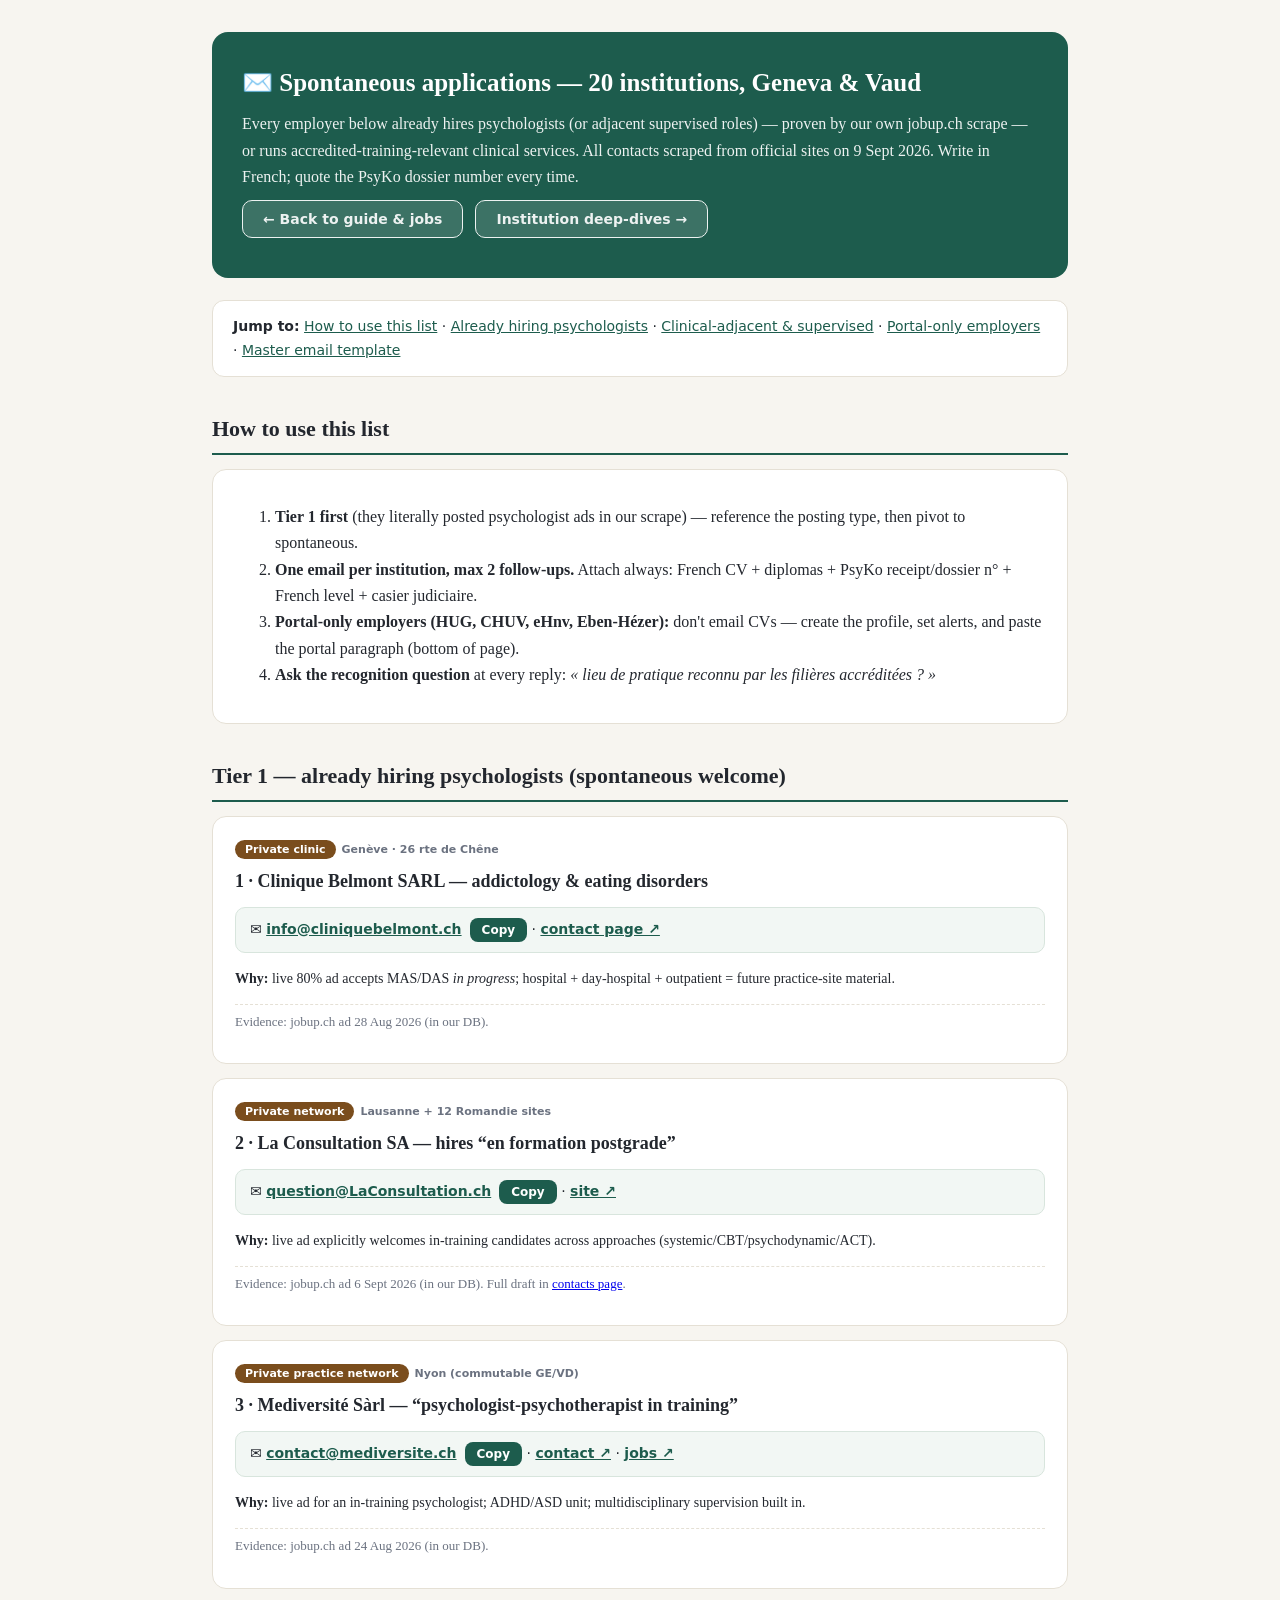
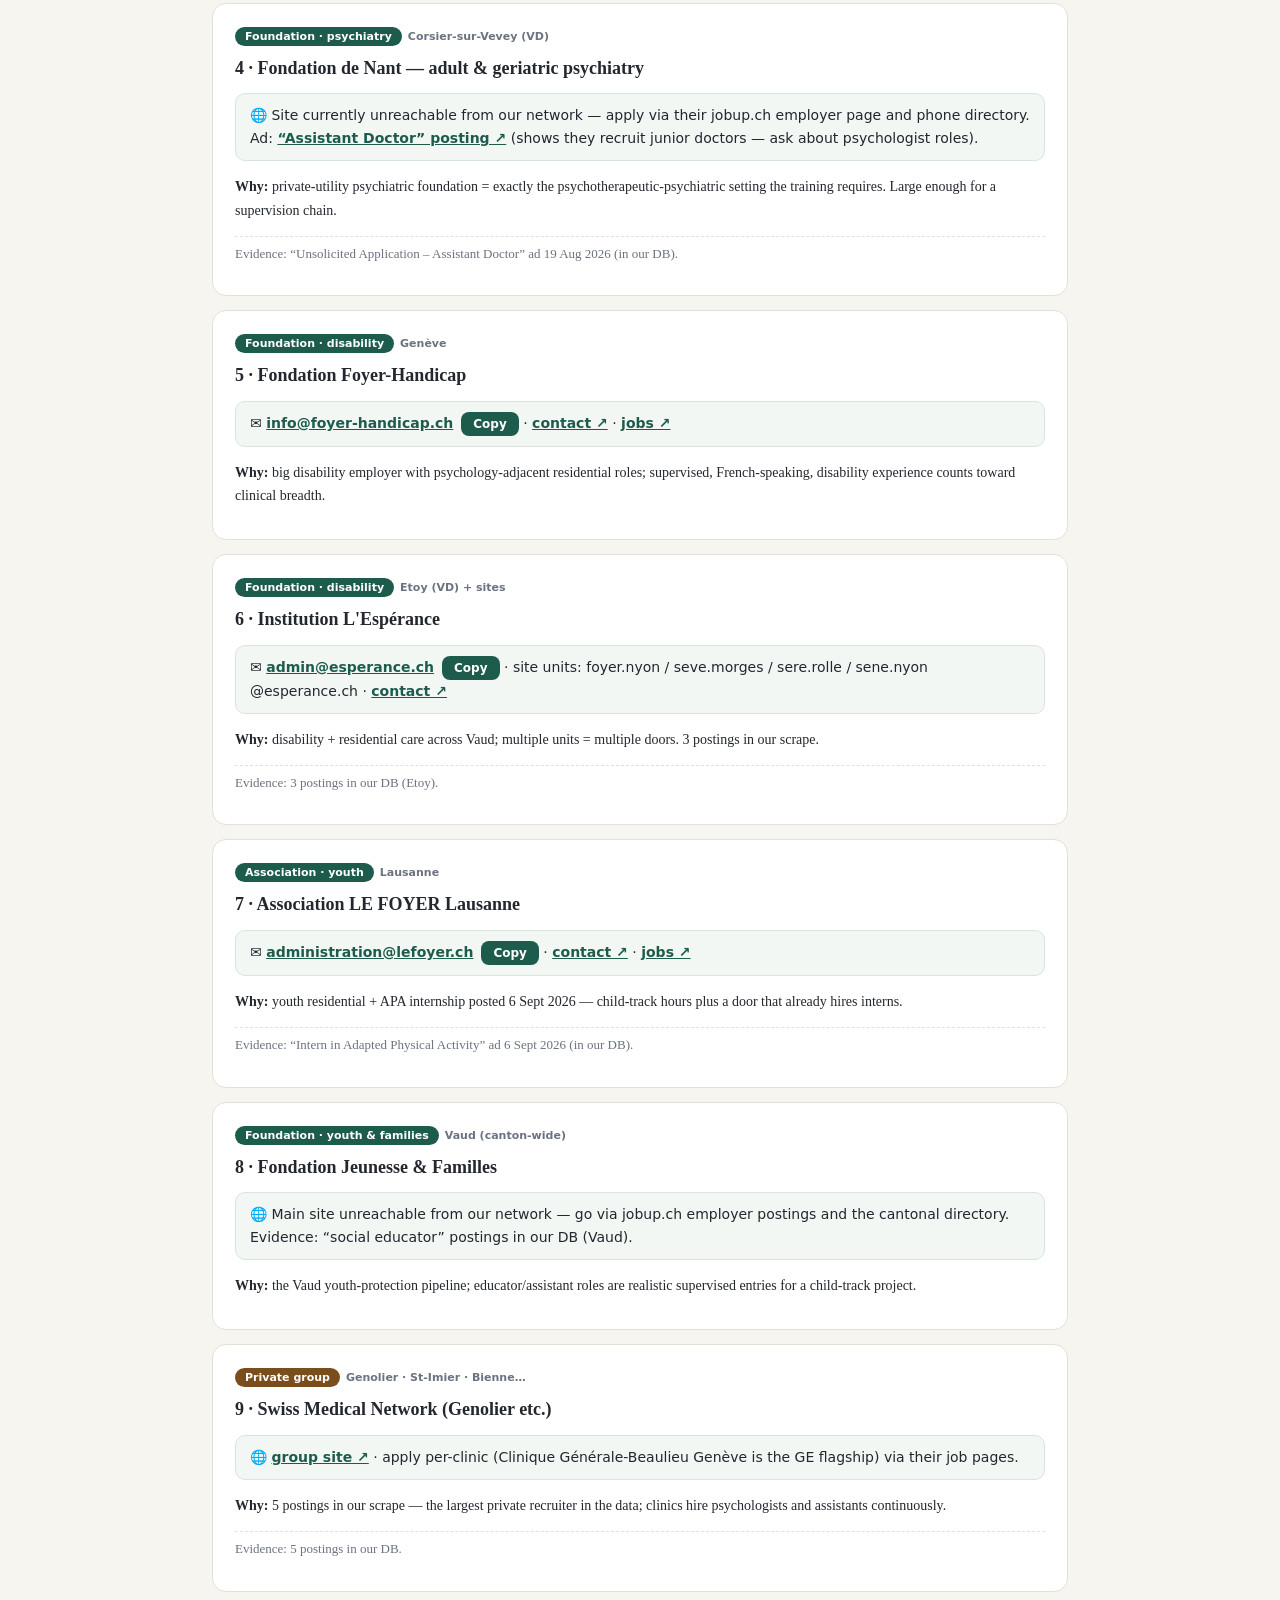
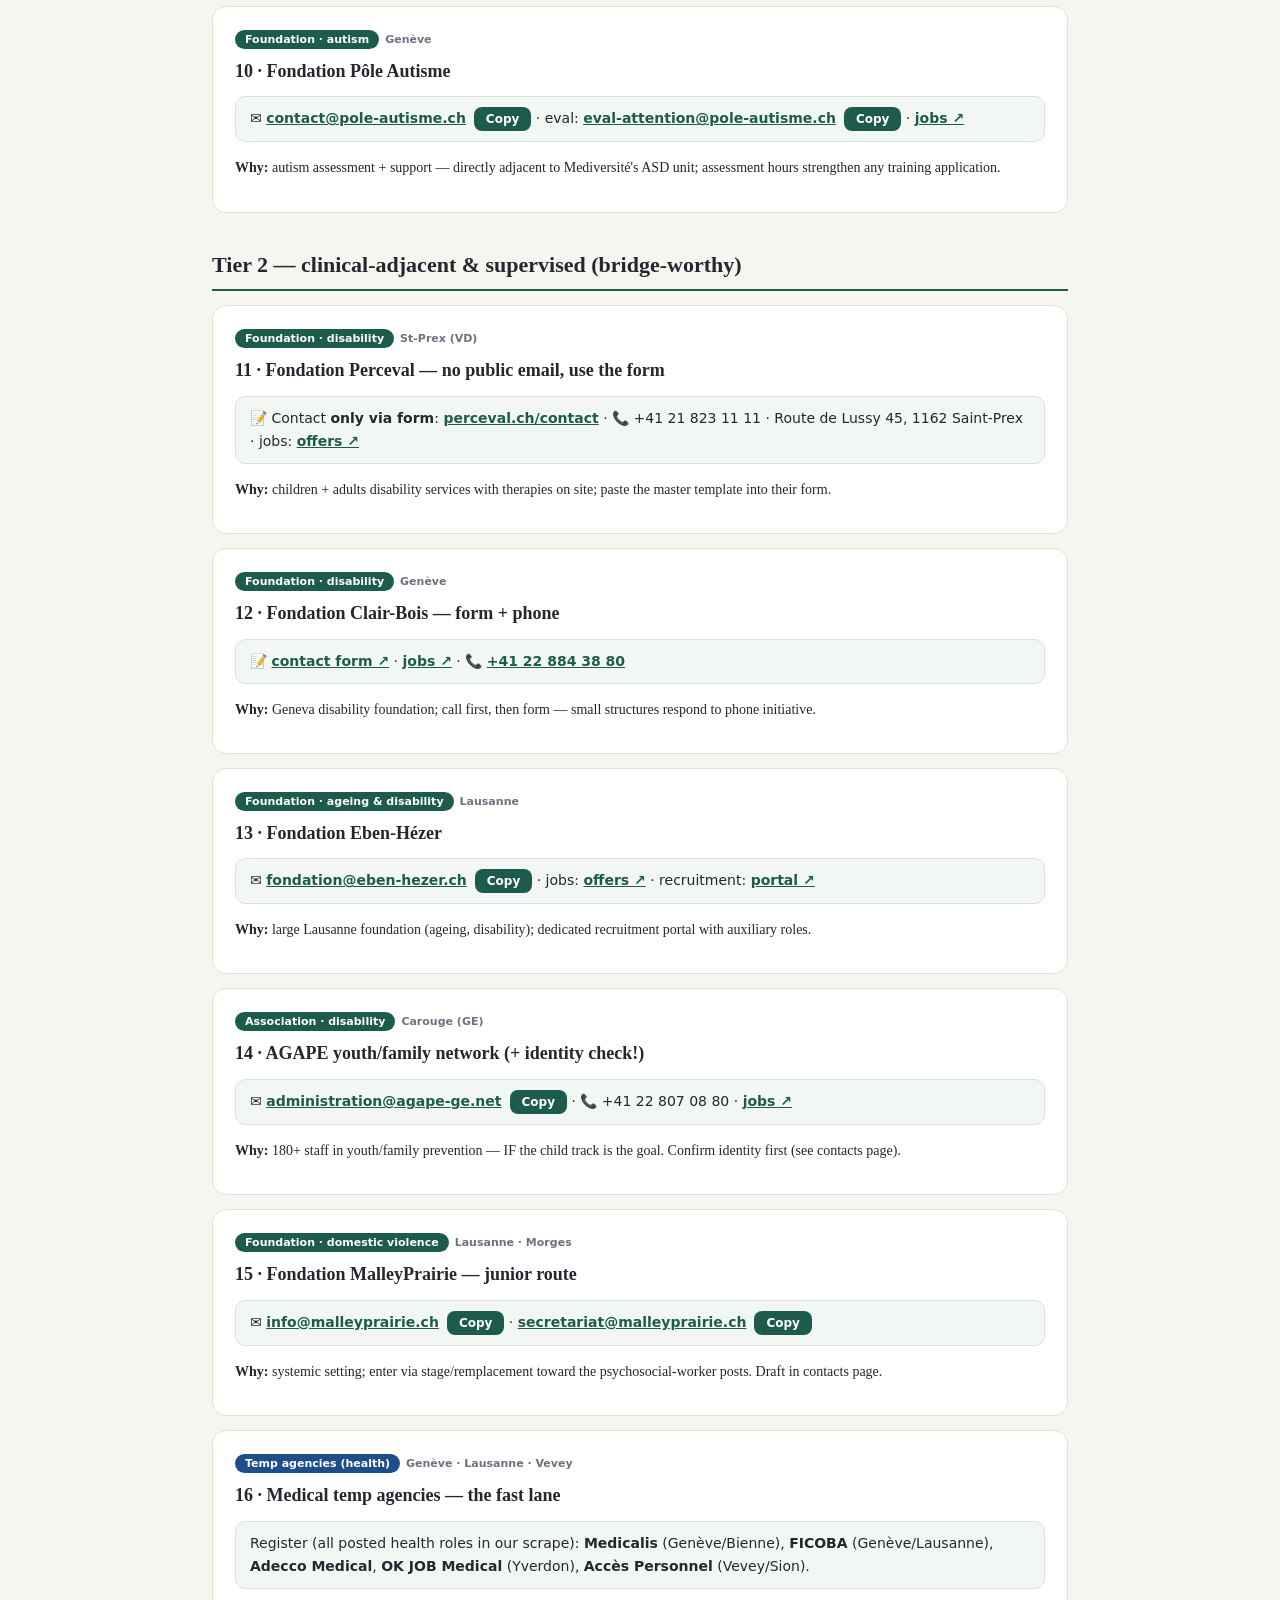
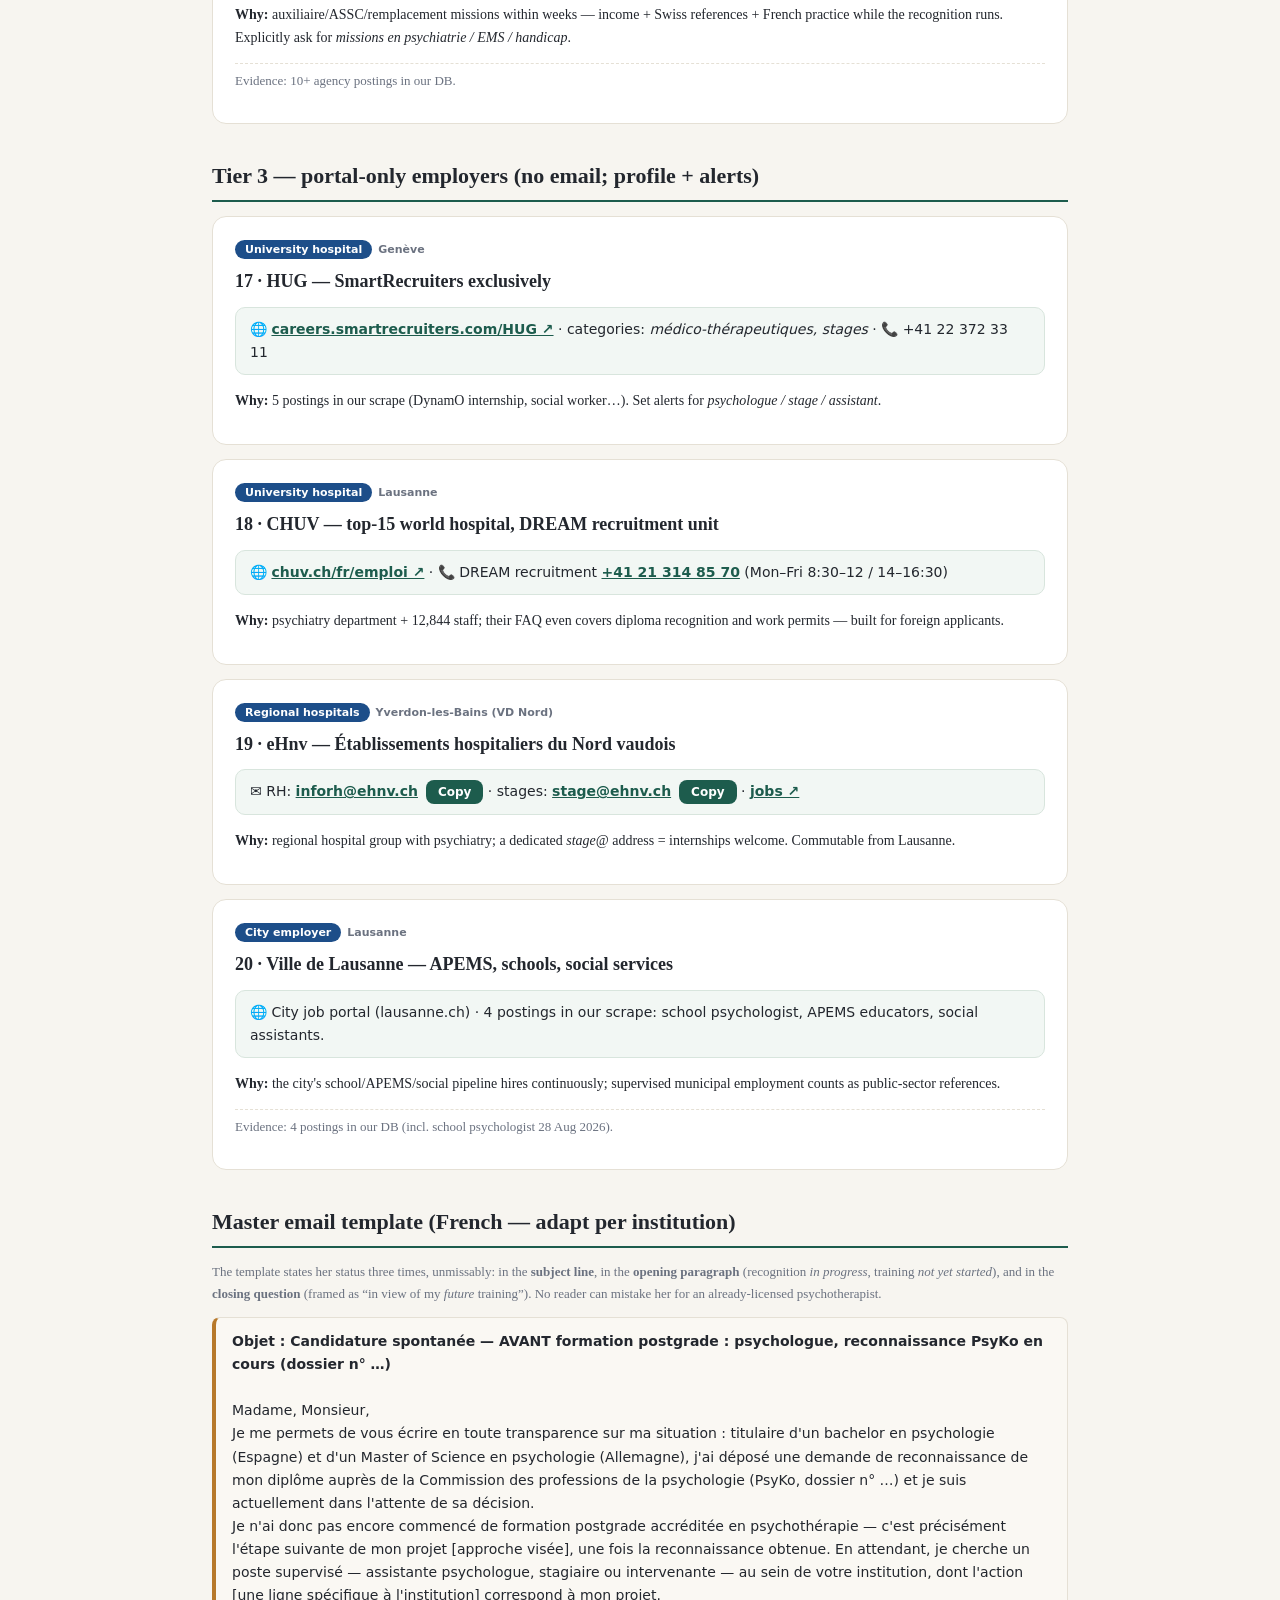
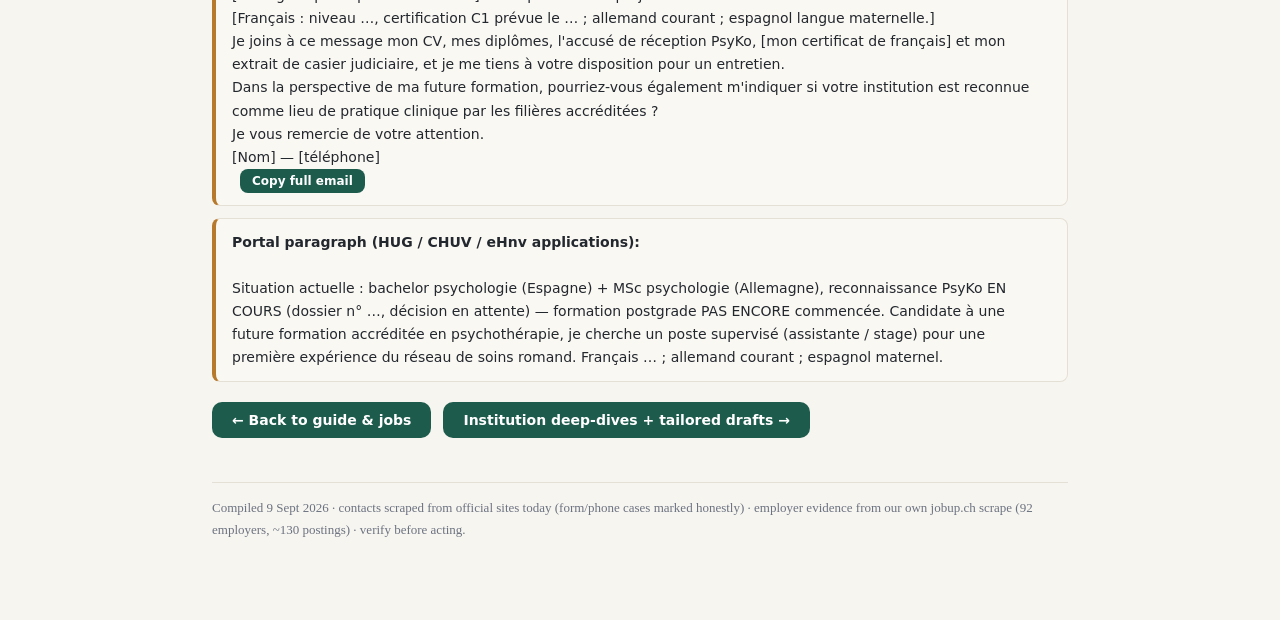
<file: docs/spontaneous.html>
<!doctype html>
<html lang="en">
<head>
<meta charset="utf-8"/>
<meta name="viewport" content="width=device-width, initial-scale=1"/>
<title>Spontaneous applications — 20 Geneva &amp; Vaud institutions hiring supervised psychologists</title>
<style>
  :root{--bg:#f7f5f0;--card:#fff;--ink:#23272e;--mut:#6b7280;--acc:#1d5c4d;--acc2:#b7792b;--line:#e5e0d5;--bad:#a33b3b;--pub:#1d4e89;--priv:#7a4d1d;--ngo:#1d5c4d}
  *{box-sizing:border-box}
  body{margin:0;background:var(--bg);color:var(--ink);font:16px/1.65 Georgia,'Times New Roman',serif}
  .wrap{max-width:900px;margin:0 auto;padding:32px 22px 80px}
  header.hero{background:var(--acc);color:#fff;border-radius:16px;padding:30px;margin-bottom:22px}
  header.hero h1{margin:0 0 8px;font-size:25px}
  header.hero p{margin:6px 0;opacity:.92}
  .toc{background:var(--card);border:1px solid var(--line);border-radius:12px;padding:14px 20px;font-family:system-ui,sans-serif;font-size:14px}
  .toc a{color:var(--acc)}
  h2{font-size:22px;margin:34px 0 10px;border-bottom:2px solid var(--acc);padding-bottom:6px}
  .inst{background:var(--card);border:1px solid var(--line);border-radius:14px;padding:18px 22px;margin:14px 0}
  .inst h3{margin:0 0 4px;font-size:18px}
  .cat{display:inline-block;font:700 11px/1 system-ui,sans-serif;padding:4px 10px;border-radius:20px;margin:0 6px 8px 0;color:#fff}
  .cat.pub{background:var(--pub)}.cat.priv{background:var(--priv)}.cat.ngo{background:var(--ngo)}
  .geo{font:600 11px system-ui,sans-serif;color:var(--mut)}
  .contact{background:#f2f7f4;border:1px solid #d8e5dd;border-radius:10px;padding:10px 14px;margin:10px 0;font-family:system-ui,sans-serif;font-size:14px}
  .contact a{color:var(--acc);font-weight:600}
  .why{font-size:14px}
  .ev{font-size:13px;color:var(--mut);border-top:1px dashed var(--line);margin-top:8px;padding-top:6px}
  .copybtn{font:600 12px system-ui,sans-serif;background:var(--acc);color:#fff;border:none;border-radius:8px;padding:5px 12px;cursor:pointer;margin-left:8px}
  .mail{font-family:system-ui,sans-serif;font-size:14px;background:#faf8f3;border:1px solid var(--line);border-left:4px solid var(--acc2);border-radius:8px;padding:12px 16px;margin:12px 0;white-space:pre-line}
  .mail .subj{font-weight:700}
  .mut{color:var(--mut)}.small{font-size:13px}
  .btn{display:inline-block;font:600 14px system-ui,sans-serif;background:var(--acc);color:#fff;border-radius:10px;padding:10px 20px;text-decoration:none;margin:4px 8px 4px 0}
  .btn.ghost{background:#fff;color:var(--acc);border:1px solid var(--acc)}
  footer{margin-top:40px;color:var(--mut);font-size:13px;border-top:1px solid var(--line);padding-top:14px}
  @media print{.copybtn,.btn{display:none}}
</style>
</head>
<body>
<div class="wrap">

<header class="hero">
  <h1>✉️ Spontaneous applications — 20 institutions, Geneva &amp; Vaud</h1>
  <p>Every employer below already hires psychologists (or adjacent supervised roles) — proven by our own
  jobup.ch scrape — or runs accredited-training-relevant clinical services. All contacts scraped from official
  sites on 9 Sept 2026. Write in French; quote the PsyKo dossier number every time.</p>
  <p><a class="btn ghost" style="background:rgba(255,255,255,.15);border-color:#fff;color:#fff" href="index.html">← Back to guide &amp; jobs</a>
  <a class="btn ghost" style="background:rgba(255,255,255,.15);border-color:#fff;color:#fff" href="contact-guide.html">Institution deep-dives →</a></p>
</header>

<nav class="toc"><b>Jump to:</b>
  <a href="#how">How to use this list</a> ·
  <a href="#tier1">Already hiring psychologists</a> ·
  <a href="#tier2">Clinical-adjacent &amp; supervised</a> ·
  <a href="#portals">Portal-only employers</a> ·
  <a href="#template">Master email template</a>
</nav>

<h2 id="how">How to use this list</h2>
<div class="inst">
<ol>
  <li><b>Tier 1 first</b> (they literally posted psychologist ads in our scrape) — reference the posting type, then pivot to spontaneous.</li>
  <li><b>One email per institution, max 2 follow-ups.</b> Attach always: French CV + diplomas + PsyKo receipt/dossier n° + French level + casier judiciaire.</li>
  <li><b>Portal-only employers (HUG, CHUV, eHnv, Eben-Hézer):</b> don't email CVs — create the profile, set alerts, and paste the portal paragraph (bottom of page).</li>
  <li><b>Ask the recognition question</b> at every reply: <i>« lieu de pratique reconnu par les filières accréditées ? »</i></li>
</ol>
</div>

<h2 id="tier1">Tier 1 — already hiring psychologists (spontaneous welcome)</h2>

<div class="inst">
  <span class="cat priv">Private clinic</span><span class="geo">Genève · 26 rte de Chêne</span>
  <h3>1 · Clinique Belmont SARL — addictology &amp; eating disorders</h3>
  <div class="contact">✉️ <a href="mailto:info@cliniquebelmont.ch">info@cliniquebelmont.ch</a><button class="copybtn" data-copy-mail="info@cliniquebelmont.ch">Copy</button> · <a href="https://www.cliniquebelmont.ch/contact/" target="_blank">contact page ↗</a></div>
  <p class="why"><b>Why:</b> live 80% ad accepts MAS/DAS <em>in progress</em>; hospital + day-hospital + outpatient = future practice-site material.</p>
  <p class="ev">Evidence: jobup.ch ad 28 Aug 2026 (in our DB).</p>
</div>

<div class="inst">
  <span class="cat priv">Private network</span><span class="geo">Lausanne + 12 Romandie sites</span>
  <h3>2 · La Consultation SA — hires “en formation postgrade”</h3>
  <div class="contact">✉️ <a href="mailto:question@LaConsultation.ch">question@LaConsultation.ch</a><button class="copybtn" data-copy-mail="question@LaConsultation.ch">Copy</button> · <a href="https://www.laconsultation.ch/" target="_blank">site ↗</a></div>
  <p class="why"><b>Why:</b> live ad explicitly welcomes in-training candidates across approaches (systemic/CBT/psychodynamic/ACT).</p>
  <p class="ev">Evidence: jobup.ch ad 6 Sept 2026 (in our DB). Full draft in <a href="contact-guide.html">contacts page</a>.</p>
</div>

<div class="inst">
  <span class="cat priv">Private practice network</span><span class="geo">Nyon (commutable GE/VD)</span>
  <h3>3 · Mediversité Sàrl — “psychologist-psychotherapist in training”</h3>
  <div class="contact">✉️ <a href="mailto:contact@mediversite.ch">contact@mediversite.ch</a><button class="copybtn" data-copy-mail="contact@mediversite.ch">Copy</button> · <a href="https://mediversite.ch/contact/" target="_blank">contact ↗</a> · <a href="https://mediversite.ch/offres-demploi/" target="_blank">jobs ↗</a></div>
  <p class="why"><b>Why:</b> live ad for an in-training psychologist; ADHD/ASD unit; multidisciplinary supervision built in.</p>
  <p class="ev">Evidence: jobup.ch ad 24 Aug 2026 (in our DB).</p>
</div>

<div class="inst">
  <span class="cat ngo">Foundation · psychiatry</span><span class="geo">Corsier-sur-Vevey (VD)</span>
  <h3>4 · Fondation de Nant — adult &amp; geriatric psychiatry</h3>
  <div class="contact">🌐 Site currently unreachable from our network — apply via their jobup.ch employer page and phone directory.<br/>Ad: <a href="https://www.jobup.ch/en/jobs/detail/2c754183-7a52-4571-bdc2-3f76b7c55009/" target="_blank">“Assistant Doctor” posting ↗</a> (shows they recruit junior doctors — ask about psychologist roles).</div>
  <p class="why"><b>Why:</b> private-utility psychiatric foundation = exactly the psychotherapeutic-psychiatric setting the training requires. Large enough for a supervision chain.</p>
  <p class="ev">Evidence: “Unsolicited Application – Assistant Doctor” ad 19 Aug 2026 (in our DB).</p>
</div>

<div class="inst">
  <span class="cat ngo">Foundation · disability</span><span class="geo">Genève</span>
  <h3>5 · Fondation Foyer-Handicap</h3>
  <div class="contact">✉️ <a href="mailto:info@foyer-handicap.ch">info@foyer-handicap.ch</a><button class="copybtn" data-copy-mail="info@foyer-handicap.ch">Copy</button> · <a href="https://foyer-handicap.ch/contact/" target="_blank">contact ↗</a> · <a href="https://foyer-handicap.ch/emploi-benevolat-geneve/" target="_blank">jobs ↗</a></div>
  <p class="why"><b>Why:</b> big disability employer with psychology-adjacent residential roles; supervised, French-speaking, disability experience counts toward clinical breadth.</p>
</div>

<div class="inst">
  <span class="cat ngo">Foundation · disability</span><span class="geo">Etoy (VD) + sites</span>
  <h3>6 · Institution L'Espérance</h3>
  <div class="contact">✉️ <a href="mailto:admin@esperance.ch">admin@esperance.ch</a><button class="copybtn" data-copy-mail="admin@esperance.ch">Copy</button> · site units: foyer.nyon / seve.morges / sere.rolle / sene.nyon @esperance.ch · <a href="https://esperance.ch/contact" target="_blank">contact ↗</a></div>
  <p class="why"><b>Why:</b> disability + residential care across Vaud; multiple units = multiple doors. 3 postings in our scrape.</p>
  <p class="ev">Evidence: 3 postings in our DB (Etoy).</p>
</div>

<div class="inst">
  <span class="cat ngo">Association · youth</span><span class="geo">Lausanne</span>
  <h3>7 · Association LE FOYER Lausanne</h3>
  <div class="contact">✉️ <a href="mailto:administration@lefoyer.ch">administration@lefoyer.ch</a><button class="copybtn" data-copy-mail="administration@lefoyer.ch">Copy</button> · <a href="https://www.lefoyer.ch/contact/" target="_blank">contact ↗</a> · <a href="https://www.lefoyer.ch/emplois/" target="_blank">jobs ↗</a></div>
  <p class="why"><b>Why:</b> youth residential + APA internship posted 6 Sept 2026 — child-track hours plus a door that already hires interns.</p>
  <p class="ev">Evidence: “Intern in Adapted Physical Activity” ad 6 Sept 2026 (in our DB).</p>
</div>

<div class="inst">
  <span class="cat ngo">Foundation · youth &amp; families</span><span class="geo">Vaud (canton-wide)</span>
  <h3>8 · Fondation Jeunesse &amp; Familles</h3>
  <div class="contact">🌐 Main site unreachable from our network — go via jobup.ch employer postings and the cantonal directory.<br/>Evidence: “social educator” postings in our DB (Vaud).</div>
  <p class="why"><b>Why:</b> the Vaud youth-protection pipeline; educator/assistant roles are realistic supervised entries for a child-track project.</p>
</div>

<div class="inst">
  <span class="cat priv">Private group</span><span class="geo">Genolier · St-Imier · Bienne…</span>
  <h3>9 · Swiss Medical Network (Genolier etc.)</h3>
  <div class="contact">🌐 <a href="https://www.swissmedical.net/en" target="_blank">group site ↗</a> · apply per-clinic (Clinique Générale-Beaulieu Genève is the GE flagship) via their job pages.</div>
  <p class="why"><b>Why:</b> 5 postings in our scrape — the largest private recruiter in the data; clinics hire psychologists and assistants continuously.</p>
  <p class="ev">Evidence: 5 postings in our DB.</p>
</div>

<div class="inst">
  <span class="cat ngo">Foundation · autism</span><span class="geo">Genève</span>
  <h3>10 · Fondation Pôle Autisme</h3>
  <div class="contact">✉️ <a href="mailto:contact@pole-autisme.ch">contact@pole-autisme.ch</a><button class="copybtn" data-copy-mail="contact@pole-autisme.ch">Copy</button> · eval: <a href="mailto:eval-attention@pole-autisme.ch">eval-attention@pole-autisme.ch</a><button class="copybtn" data-copy-mail="eval-attention@pole-autisme.ch">Copy</button> · <a href="https://pole-autisme.ch/emploi/" target="_blank">jobs ↗</a></div>
  <p class="why"><b>Why:</b> autism assessment + support — directly adjacent to Mediversité's ASD unit; assessment hours strengthen any training application.</p>
</div>

<h2 id="tier2">Tier 2 — clinical-adjacent &amp; supervised (bridge-worthy)</h2>

<div class="inst">
  <span class="cat ngo">Foundation · disability</span><span class="geo">St-Prex (VD)</span>
  <h3>11 · Fondation Perceval — no public email, use the form</h3>
  <div class="contact">📝 Contact <b>only via form</b>: <a href="https://www.perceval.ch/contact/" target="_blank">perceval.ch/contact</a> · 📞 +41 21 823 11 11 · Route de Lussy 45, 1162 Saint-Prex · jobs: <a href="https://www.perceval.ch/nos-offres-demploi/" target="_blank">offers ↗</a></div>
  <p class="why"><b>Why:</b> children + adults disability services with therapies on site; paste the master template into their form.</p>
</div>

<div class="inst">
  <span class="cat ngo">Foundation · disability</span><span class="geo">Genève</span>
  <h3>12 · Fondation Clair-Bois — form + phone</h3>
  <div class="contact">📝 <a href="https://clairbois.ch/contact/" target="_blank">contact form ↗</a> · <a href="https://clairbois.ch/emploi/" target="_blank">jobs ↗</a> · 📞 <a href="tel:+41228843880">+41 22 884 38 80</a></div>
  <p class="why"><b>Why:</b> Geneva disability foundation; call first, then form — small structures respond to phone initiative.</p>
</div>

<div class="inst">
  <span class="cat ngo">Foundation · ageing &amp; disability</span><span class="geo">Lausanne</span>
  <h3>13 · Fondation Eben-Hézer</h3>
  <div class="contact">✉️ <a href="mailto:fondation@eben-hezer.ch">fondation@eben-hezer.ch</a><button class="copybtn" data-copy-mail="fondation@eben-hezer.ch">Copy</button> · jobs: <a href="https://www.eben-hezer.ch/offres-d-emploi-la-fondation.html" target="_blank">offers ↗</a> · recruitment: <a href="https://recrutement.eben-hezer.ch/" target="_blank">portal ↗</a></div>
  <p class="why"><b>Why:</b> large Lausanne foundation (ageing, disability); dedicated recruitment portal with auxiliary roles.</p>
</div>

<div class="inst">
  <span class="cat ngo">Association · disability</span><span class="geo">Carouge (GE)</span>
  <h3>14 · AGAPE youth/family network (+ identity check!)</h3>
  <div class="contact">✉️ <a href="mailto:administration@agape-ge.net">administration@agape-ge.net</a><button class="copybtn" data-copy-mail="administration@agape-ge.net">Copy</button> · 📞 +41 22 807 08 80 · <a href="https://agape-ge.org/emploi/" target="_blank">jobs ↗</a></div>
  <p class="why"><b>Why:</b> 180+ staff in youth/family prevention — IF the child track is the goal. Confirm identity first (see contacts page).</p>
</div>

<div class="inst">
  <span class="cat ngo">Foundation · domestic violence</span><span class="geo">Lausanne · Morges</span>
  <h3>15 · Fondation MalleyPrairie — junior route</h3>
  <div class="contact">✉️ <a href="mailto:info@malleyprairie.ch">info@malleyprairie.ch</a><button class="copybtn" data-copy-mail="info@malleyprairie.ch">Copy</button> · <a href="mailto:secretariat@malleyprairie.ch">secretariat@malleyprairie.ch</a><button class="copybtn" data-copy-mail="secretariat@malleyprairie.ch">Copy</button></div>
  <p class="why"><b>Why:</b> systemic setting; enter via stage/remplacement toward the psychosocial-worker posts. Draft in contacts page.</p>
</div>

<div class="inst">
  <span class="cat pub">Temp agencies (health)</span><span class="geo">Genève · Lausanne · Vevey</span>
  <h3>16 · Medical temp agencies — the fast lane</h3>
  <div class="contact">Register (all posted health roles in our scrape): <b>Medicalis</b> (Genève/Bienne), <b>FICOBA</b> (Genève/Lausanne), <b>Adecco Medical</b>, <b>OK JOB Medical</b> (Yverdon), <b>Accès Personnel</b> (Vevey/Sion).</div>
  <p class="why"><b>Why:</b> auxiliaire/ASSC/remplacement missions within weeks — income + Swiss references + French practice while the recognition runs. Explicitly ask for <i>missions en psychiatrie / EMS / handicap</i>.</p>
  <p class="ev">Evidence: 10+ agency postings in our DB.</p>
</div>

<h2 id="portals">Tier 3 — portal-only employers (no email; profile + alerts)</h2>

<div class="inst">
  <span class="cat pub">University hospital</span><span class="geo">Genève</span>
  <h3>17 · HUG — SmartRecruiters exclusively</h3>
  <div class="contact">🌐 <a href="https://careers.smartrecruiters.com/HUG" target="_blank">careers.smartrecruiters.com/HUG ↗</a> · categories: <i>médico-thérapeutiques, stages</i> · 📞 +41 22 372 33 11</div>
  <p class="why"><b>Why:</b> 5 postings in our scrape (DynamO internship, social worker…). Set alerts for <i>psychologue / stage / assistant</i>.</p>
</div>

<div class="inst">
  <span class="cat pub">University hospital</span><span class="geo">Lausanne</span>
  <h3>18 · CHUV — top-15 world hospital, DREAM recruitment unit</h3>
  <div class="contact">🌐 <a href="https://www.chuv.ch/fr/emploi" target="_blank">chuv.ch/fr/emploi ↗</a> · 📞 DREAM recruitment <a href="tel:+41213148570">+41 21 314 85 70</a> (Mon–Fri 8:30–12 / 14–16:30)</div>
  <p class="why"><b>Why:</b> psychiatry department + 12,844 staff; their FAQ even covers diploma recognition and work permits — built for foreign applicants.</p>
</div>

<div class="inst">
  <span class="cat pub">Regional hospitals</span><span class="geo">Yverdon-les-Bains (VD Nord)</span>
  <h3>19 · eHnv — Établissements hospitaliers du Nord vaudois</h3>
  <div class="contact">✉️ RH: <a href="mailto:inforh@ehnv.ch">inforh@ehnv.ch</a><button class="copybtn" data-copy-mail="inforh@ehnv.ch">Copy</button> · stages: <a href="mailto:stage@ehnv.ch">stage@ehnv.ch</a><button class="copybtn" data-copy-mail="stage@ehnv.ch">Copy</button> · <a href="https://www.ehnv.ch/emplois" target="_blank">jobs ↗</a></div>
  <p class="why"><b>Why:</b> regional hospital group with psychiatry; a dedicated <i>stage@</i> address = internships welcome. Commutable from Lausanne.</p>
</div>

<div class="inst">
  <span class="cat pub">City employer</span><span class="geo">Lausanne</span>
  <h3>20 · Ville de Lausanne — APEMS, schools, social services</h3>
  <div class="contact">🌐 City job portal (lausanne.ch) · 4 postings in our scrape: school psychologist, APEMS educators, social assistants.</div>
  <p class="why"><b>Why:</b> the city's school/APEMS/social pipeline hires continuously; supervised municipal employment counts as public-sector references.</p>
  <p class="ev">Evidence: 4 postings in our DB (incl. school psychologist 28 Aug 2026).</p>
</div>

<h2 id="template">Master email template (French — adapt per institution)</h2>
<p class="mut small">The template states her status three times, unmissably: in the <b>subject line</b>, in the
<b>opening paragraph</b> (recognition <em>in progress</em>, training <em>not yet started</em>), and in the
<b>closing question</b> (framed as “in view of my <em>future</em> training”). No reader can mistake her for an
already-licensed psychotherapist.</p>
<div class="mail" id="mt"><span class="subj">Objet : Candidature spontanée — AVANT formation postgrade : psychologue, reconnaissance PsyKo en cours (dossier n° …)</span>

Madame, Monsieur,
Je me permets de vous écrire en toute transparence sur ma situation : titulaire d'un bachelor en psychologie (Espagne) et d'un Master of Science en psychologie (Allemagne), j'ai déposé une demande de reconnaissance de mon diplôme auprès de la Commission des professions de la psychologie (PsyKo, dossier n° …) et je suis actuellement dans l'attente de sa décision.
Je n'ai donc pas encore commencé de formation postgrade accréditée en psychothérapie — c'est précisément l'étape suivante de mon projet [approche visée], une fois la reconnaissance obtenue. En attendant, je cherche un poste supervisé — assistante psychologue, stagiaire ou intervenante — au sein de votre institution, dont l'action [une ligne spécifique à l'institution] correspond à mon projet.
[Français : niveau …, certification C1 prévue le … ; allemand courant ; espagnol langue maternelle.]
Je joins à ce message mon CV, mes diplômes, l'accusé de réception PsyKo, [mon certificat de français] et mon extrait de casier judiciaire, et je me tiens à votre disposition pour un entretien.
Dans la perspective de ma future formation, pourriez-vous également m'indiquer si votre institution est reconnue comme lieu de pratique clinique par les filières accréditées ?
Je vous remercie de votre attention.
[Nom] — [téléphone]
<button class="copybtn" data-copy="mt">Copy full email</button></div>

<div class="mail"><span class="subj">Portal paragraph (HUG / CHUV / eHnv applications):</span>

Situation actuelle : bachelor psychologie (Espagne) + MSc psychologie (Allemagne), reconnaissance PsyKo EN COURS (dossier n° …, décision en attente) — formation postgrade PAS ENCORE commencée. Candidate à une future formation accréditée en psychothérapie, je cherche un poste supervisé (assistante / stage) pour une première expérience du réseau de soins romand. Français … ; allemand courant ; espagnol maternel.</div>

<p><a class="btn" href="index.html">← Back to guide &amp; jobs</a>
<a class="btn" href="contact-guide.html">Institution deep-dives + tailored drafts →</a></p>

<footer>Compiled 9 Sept 2026 · contacts scraped from official sites today (form/phone cases marked honestly) ·
employer evidence from our own jobup.ch scrape (92 employers, ~130 postings) · verify before acting.</footer>

</div>
<script>
document.querySelectorAll("[data-copy-mail]").forEach(b=>b.onclick=()=>{
  navigator.clipboard.writeText(b.dataset.copyMail).then(()=>{b.textContent="Copied ✓";setTimeout(()=>b.textContent="Copy",1500);});
});
document.querySelectorAll("[data-copy]").forEach(b=>b.onclick=()=>{
  const el=document.getElementById(b.dataset.copy);
  navigator.clipboard.writeText(el.innerText.replace(/Copy(full email)?$/,"").trim()).then(()=>{b.textContent="Copied ✓";setTimeout(()=>b.textContent="Copy",1500);});
});
</script>
</body>
</html>
</file>
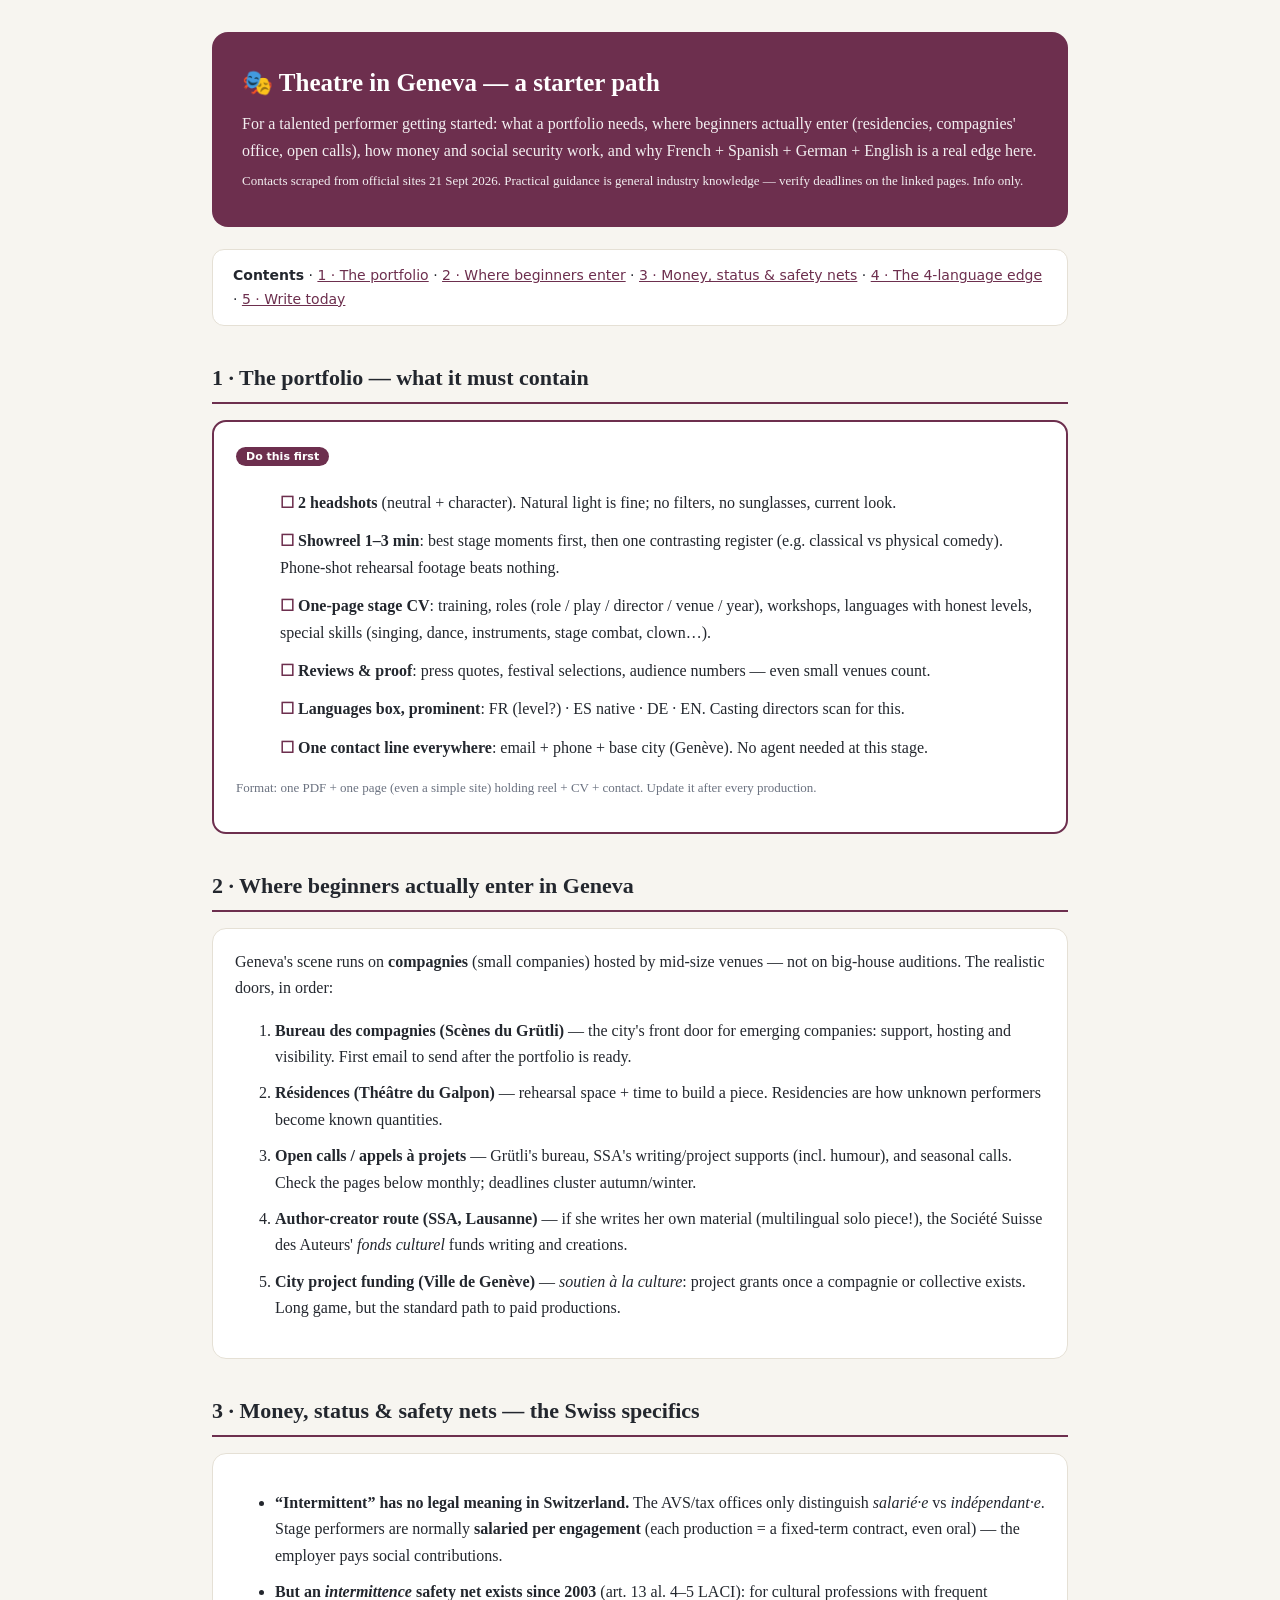
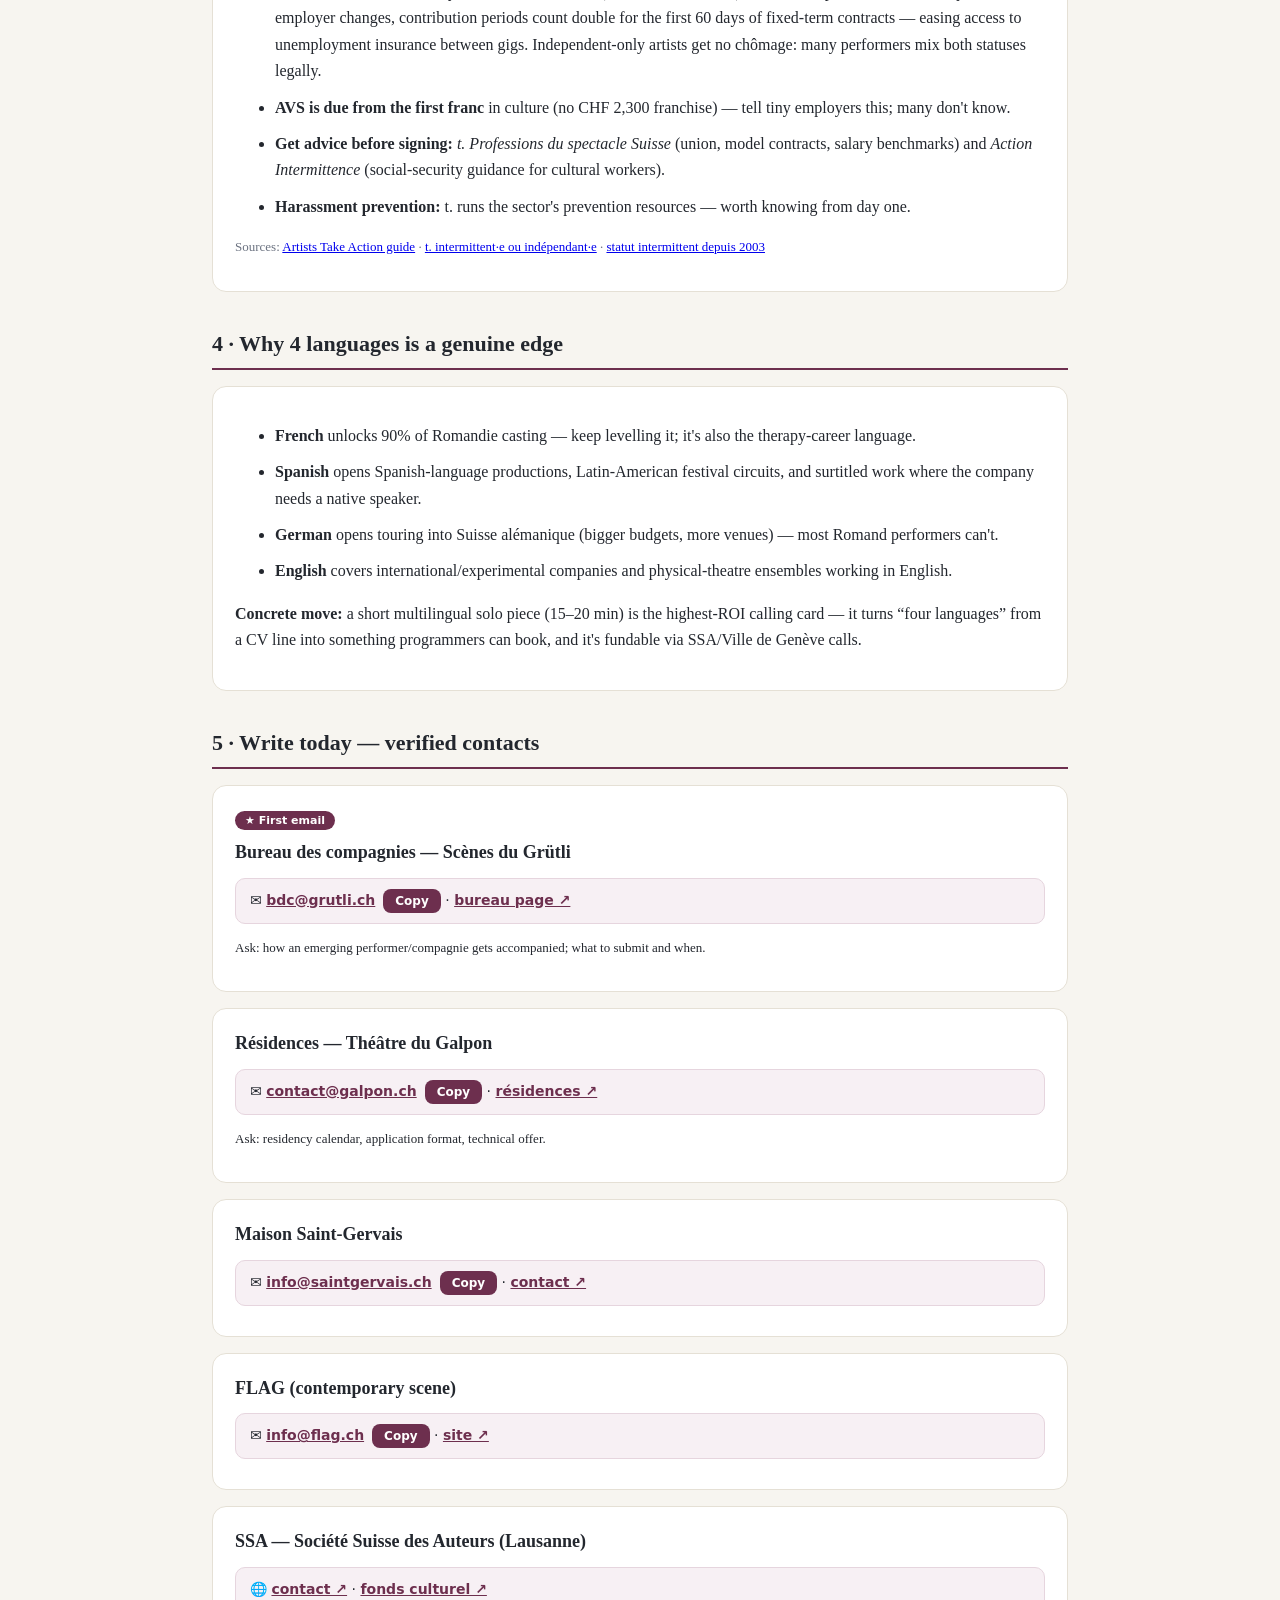
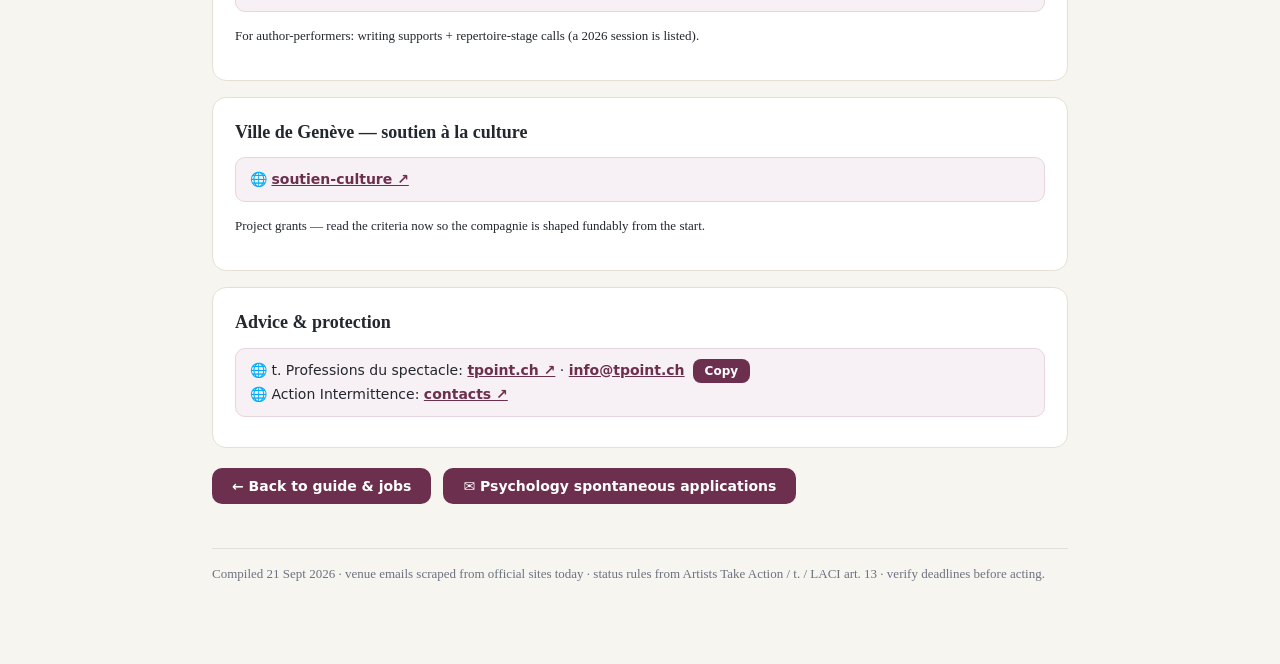
<file: docs/theatre.html>
<!doctype html>
<html lang="en">
<head>
<meta charset="utf-8"/>
<meta name="viewport" content="width=device-width, initial-scale=1"/>
<title>Theatre in Geneva — starter path for a multilingual performer</title>
<style>
  :root{--bg:#f7f5f0;--card:#fff;--ink:#23272e;--mut:#6b7280;--acc:#6d2f4e;--acc2:#b7792b;--line:#e5e0d5;--bad:#a33b3b}
  *{box-sizing:border-box}
  body{margin:0;background:var(--bg);color:var(--ink);font:16px/1.65 Georgia,'Times New Roman',serif}
  .wrap{max-width:900px;margin:0 auto;padding:32px 22px 80px}
  header.hero{background:var(--acc);color:#fff;border-radius:16px;padding:30px;margin-bottom:22px}
  header.hero h1{margin:0 0 8px;font-size:25px}
  header.hero p{margin:6px 0;opacity:.92}
  .toc{background:var(--card);border:1px solid var(--line);border-radius:12px;padding:14px 20px;font-family:system-ui,sans-serif;font-size:14px}
  .toc a{color:var(--acc)}
  h2{font-size:22px;margin:34px 0 10px;border-bottom:2px solid var(--acc);padding-bottom:6px}
  .card{background:var(--card);border:1px solid var(--line);border-radius:14px;padding:20px 22px;margin:16px 0}
  .card.best{border:2px solid var(--acc)}
  .tag{display:inline-block;font:600 11px/1 system-ui,sans-serif;padding:4px 10px;border-radius:20px;margin:0 6px 8px 0}
  .tag.best{background:var(--acc);color:#fff}.tag.info{background:#efe4ea;color:var(--acc)}.tag.warn{background:#fdf0dc;color:#9a5b00}
  .contact{background:#f7f0f4;border:1px solid #e6d5de;border-radius:10px;padding:10px 14px;margin:10px 0;font-family:system-ui,sans-serif;font-size:14px}
  .contact a{color:var(--acc);font-weight:600}
  .copybtn{font:600 12px system-ui,sans-serif;background:var(--acc);color:#fff;border:none;border-radius:8px;padding:5px 12px;cursor:pointer;margin-left:8px}
  ol li,ul li{margin-bottom:10px}
  .check li{list-style:none;margin-bottom:12px;padding-left:4px}
  .check li::before{content:"☐ ";color:var(--acc);font-weight:700}
  .mut{color:var(--mut)}.small{font-size:13px}
  .btn{display:inline-block;font:600 14px system-ui,sans-serif;background:var(--acc);color:#fff;border-radius:10px;padding:10px 20px;text-decoration:none;margin:4px 8px 4px 0}
  footer{margin-top:40px;color:var(--mut);font-size:13px;border-top:1px solid var(--line);padding-top:14px}
  @media print{.copybtn,.btn{display:none}}
</style>
</head>
<body>
<div class="wrap">

<header class="hero">
  <h1>🎭 Theatre in Geneva — a starter path</h1>
  <p>For a talented performer getting started: what a portfolio needs, where beginners actually enter
  (residencies, compagnies' office, open calls), how money and social security work, and why
  French + Spanish + German + English is a real edge here.</p>
  <p class="small">Contacts scraped from official sites 21 Sept 2026. Practical guidance is general
  industry knowledge — verify deadlines on the linked pages. Info only.</p>
</header>

<nav class="toc"><b>Contents</b> ·
  <a href="#portfolio">1 · The portfolio</a> ·
  <a href="#doors">2 · Where beginners enter</a> ·
  <a href="#money">3 · Money, status &amp; safety nets</a> ·
  <a href="#languages">4 · The 4-language edge</a> ·
  <a href="#contacts">5 · Write today</a>
</nav>

<h2 id="portfolio">1 · The portfolio — what it must contain</h2>
<div class="card best">
  <span class="tag best">Do this first</span>
  <ul class="check">
    <li><b>2 headshots</b> (neutral + character). Natural light is fine; no filters, no sunglasses, current look.</li>
    <li><b>Showreel 1–3 min</b>: best stage moments first, then one contrasting register (e.g. classical vs physical comedy). Phone-shot rehearsal footage beats nothing.</li>
    <li><b>One-page stage CV</b>: training, roles (role / play / director / venue / year), workshops, languages with honest levels, special skills (singing, dance, instruments, stage combat, clown…).</li>
    <li><b>Reviews &amp; proof</b>: press quotes, festival selections, audience numbers — even small venues count.</li>
    <li><b>Languages box, prominent</b>: FR (level?) · ES native · DE · EN. Casting directors scan for this.</li>
    <li><b>One contact line everywhere</b>: email + phone + base city (Genève). No agent needed at this stage.</li>
  </ul>
  <p class="mut small">Format: one PDF + one page (even a simple site) holding reel + CV + contact. Update it after every production.</p>
</div>

<h2 id="doors">2 · Where beginners actually enter in Geneva</h2>
<div class="card">
  <p style="margin-top:0">Geneva's scene runs on <b>compagnies</b> (small companies) hosted by mid-size venues — not on
  big-house auditions. The realistic doors, in order:</p>
  <ol>
    <li><b>Bureau des compagnies (Scènes du Grütli)</b> — the city's front door for emerging companies: support,
    hosting and visibility. First email to send after the portfolio is ready.</li>
    <li><b>Résidences (Théâtre du Galpon)</b> — rehearsal space + time to build a piece. Residencies are how
    unknown performers become known quantities.</li>
    <li><b>Open calls / appels à projets</b> — Grütli's bureau, SSA's writing/project supports (incl. humour), and
    seasonal calls. Check the pages below monthly; deadlines cluster autumn/winter.</li>
    <li><b>Author-creator route (SSA, Lausanne)</b> — if she writes her own material (multilingual solo piece!),
    the Société Suisse des Auteurs' <i>fonds culturel</i> funds writing and creations.</li>
    <li><b>City project funding (Ville de Genève)</b> — <i>soutien à la culture</i>: project grants once a compagnie
    or collective exists. Long game, but the standard path to paid productions.</li>
  </ol>
</div>

<h2 id="money">3 · Money, status &amp; safety nets — the Swiss specifics</h2>
<div class="card">
  <ul>
    <li><b>“Intermittent” has no legal meaning in Switzerland.</b> The AVS/tax offices only distinguish
    <i>salarié·e</i> vs <i>indépendant·e</i>. Stage performers are normally <b>salaried per engagement</b>
    (each production = a fixed-term contract, even oral) — the employer pays social contributions.</li>
    <li><b>But an <i>intermittence</i> safety net exists since 2003</b> (art. 13 al. 4–5 LACI): for cultural
    professions with frequent employer changes, contribution periods count double for the first 60 days of
    fixed-term contracts — easing access to unemployment insurance between gigs. Independent-only artists get no
    chômage: many performers mix both statuses legally.</li>
    <li><b>AVS is due from the first franc</b> in culture (no CHF 2,300 franchise) — tell tiny employers this; many don't know.</li>
    <li><b>Get advice before signing:</b> <i>t. Professions du spectacle Suisse</i> (union, model contracts, salary
    benchmarks) and <i>Action Intermittence</i> (social-security guidance for cultural workers).</li>
    <li><b>Harassment prevention:</b> t. runs the sector's prevention resources — worth knowing from day one.</li>
  </ul>
  <p class="mut small">Sources: <a href="https://www.artists-take-action.ch/fr/guide/salariat-statut-d-independantme-ou-intermittencet/">Artists Take Action guide</a> ·
  <a href="https://www.tpoint.ch/intermittente-ou-independante">t. intermittent·e ou indépendant·e</a> ·
  <a href="https://union-romande-humour.ch/un-statut-dintermittent-existe-en-suisse-depuis-2003/">statut intermittent depuis 2003</a></p>
</div>

<h2 id="languages">4 · Why 4 languages is a genuine edge</h2>
<div class="card">
  <ul>
    <li><b>French</b> unlocks 90% of Romandie casting — keep levelling it; it's also the therapy-career language.</li>
    <li><b>Spanish</b> opens Spanish-language productions, Latin-American festival circuits, and surtitled work where
    the company needs a native speaker.</li>
    <li><b>German</b> opens touring into Suisse alémanique (bigger budgets, more venues) — most Romand performers can't.</li>
    <li><b>English</b> covers international/experimental companies and physical-theatre ensembles working in English.</li>
  </ul>
  <p><b>Concrete move:</b> a short multilingual solo piece (15–20 min) is the highest-ROI calling card — it turns
  “four languages” from a CV line into something programmers can book, and it's fundable via SSA/Ville de Genève calls.</p>
</div>

<h2 id="contacts">5 · Write today — verified contacts</h2>

<div class="card">
  <span class="tag best">★ First email</span>
  <h3 style="font-size:18px;margin:0 0 4px">Bureau des compagnies — Scènes du Grütli</h3>
  <div class="contact">✉️ <a href="mailto:bdc@grutli.ch">bdc@grutli.ch</a><button class="copybtn" data-copy-mail="bdc@grutli.ch">Copy</button> · <a href="https://grutli.ch/bureau-des-compagnies" target="_blank">bureau page ↗</a></div>
  <p class="small">Ask: how an emerging performer/compagnie gets accompanied; what to submit and when.</p>
</div>

<div class="card">
  <h3 style="font-size:18px;margin:0 0 4px">Résidences — Théâtre du Galpon</h3>
  <div class="contact">✉️ <a href="mailto:contact@galpon.ch">contact@galpon.ch</a><button class="copybtn" data-copy-mail="contact@galpon.ch">Copy</button> · <a href="https://galpon.ch/activites/residences" target="_blank">résidences ↗</a></div>
  <p class="small">Ask: residency calendar, application format, technical offer.</p>
</div>

<div class="card">
  <h3 style="font-size:18px;margin:0 0 4px">Maison Saint-Gervais</h3>
  <div class="contact">✉️ <a href="mailto:info@saintgervais.ch">info@saintgervais.ch</a><button class="copybtn" data-copy-mail="info@saintgervais.ch">Copy</button> · <a href="https://saintgervais.ch/contact-acces/" target="_blank">contact ↗</a></div>
</div>

<div class="card">
  <h3 style="font-size:18px;margin:0 0 4px">FLAG (contemporary scene)</h3>
  <div class="contact">✉️ <a href="mailto:info@flag.ch">info@flag.ch</a><button class="copybtn" data-copy-mail="info@flag.ch">Copy</button> · <a href="https://flag.ch/" target="_blank">site ↗</a></div>
</div>

<div class="card">
  <h3 style="font-size:18px;margin:0 0 4px">SSA — Société Suisse des Auteurs (Lausanne)</h3>
  <div class="contact">🌐 <a href="https://ssa.ch/fr/contact/" target="_blank">contact ↗</a> · <a href="https://ssa.ch/fr/le-fonds-culturel-de-la-ssa/contact/" target="_blank">fonds culturel ↗</a></div>
  <p class="small">For author-performers: writing supports + repertoire-stage calls (a 2026 session is listed).</p>
</div>

<div class="card">
  <h3 style="font-size:18px;margin:0 0 4px">Ville de Genève — soutien à la culture</h3>
  <div class="contact">🌐 <a href="https://www.geneve.ch/themes/culture/soutien-culture" target="_blank">soutien-culture ↗</a></div>
  <p class="small">Project grants — read the criteria now so the compagnie is shaped fundably from the start.</p>
</div>

<div class="card">
  <h3 style="font-size:18px;margin:0 0 4px">Advice &amp; protection</h3>
  <div class="contact">🌐 t. Professions du spectacle: <a href="https://www.tpoint.ch/" target="_blank">tpoint.ch ↗</a> · <a href="mailto:info@tpoint.ch">info@tpoint.ch</a><button class="copybtn" data-copy-mail="info@tpoint.ch">Copy</button><br/>🌐 Action Intermittence: <a href="https://action-intermittence.ch/contacts/" target="_blank">contacts ↗</a></div>
</div>

<p><a class="btn" href="index.html">← Back to guide &amp; jobs</a>
<a class="btn" href="spontaneous.html">✉️ Psychology spontaneous applications</a></p>

<footer>Compiled 21 Sept 2026 · venue emails scraped from official sites today · status rules from Artists Take Action / t. / LACI art. 13 · verify deadlines before acting.</footer>

</div>
<script>
document.querySelectorAll("[data-copy-mail]").forEach(b=>b.onclick=()=>{
  navigator.clipboard.writeText(b.dataset.copyMail).then(()=>{b.textContent="Copied ✓";setTimeout(()=>b.textContent="Copy",1500);});
});
</script>
</body>
</html>
</file>
